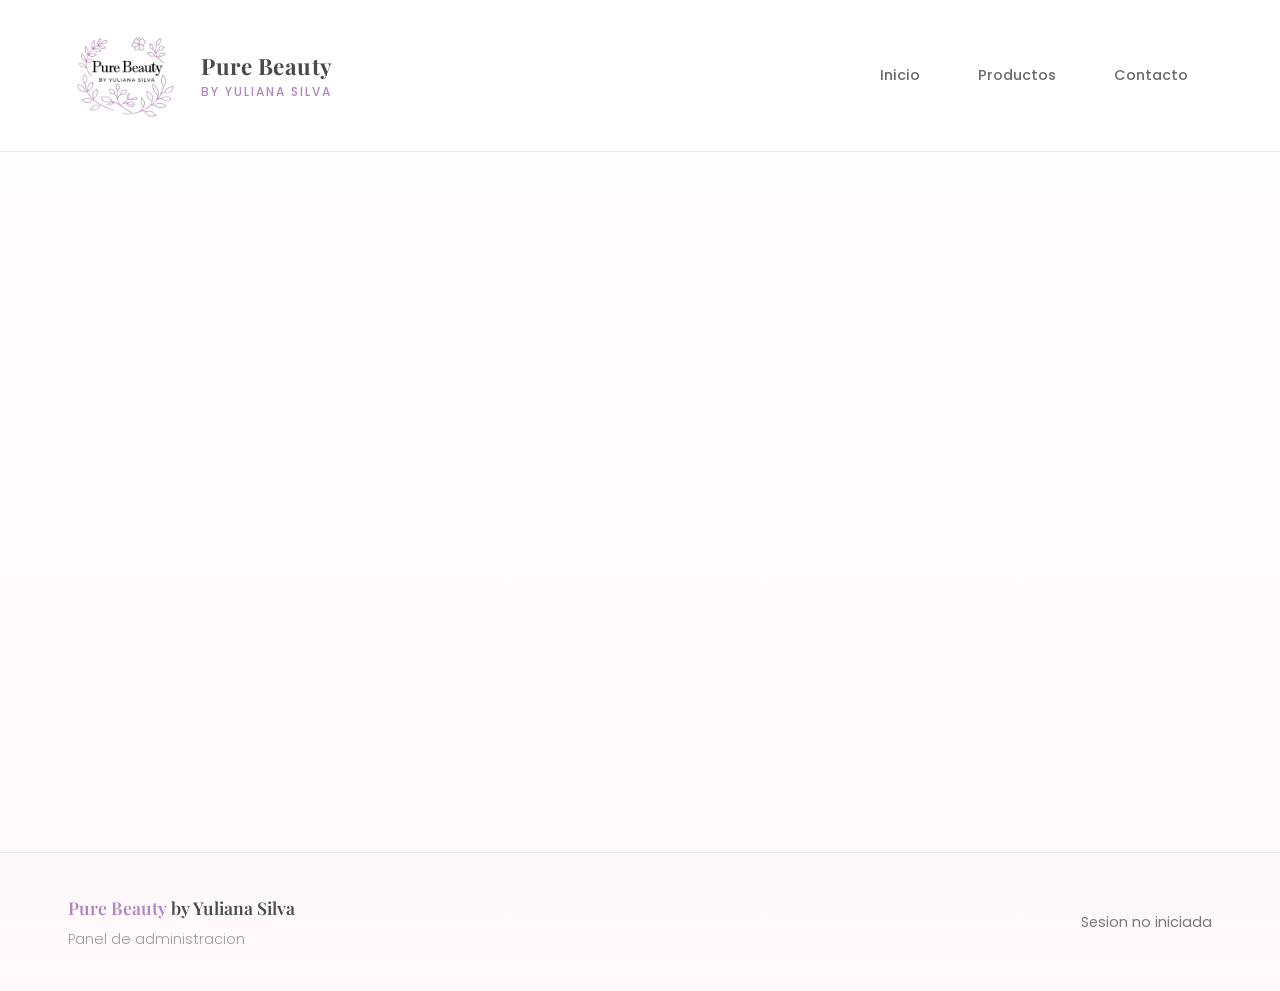
<file: admin-deudas.html>
<!DOCTYPE html>
<html lang="es">

<head>
    <meta charset="UTF-8">
    <meta name="viewport" content="width=device-width, initial-scale=1.0">
    <title>Mis Deudas | Panel Admin | Pure Beauty</title>
    <meta name="description" content="Gestion de mis deudas - Pure Beauty by Yuliana Silva">
    <link rel="icon" type="image/png" href="logo.png">
    <link rel="stylesheet" href="styles.css">
    <link rel="preconnect" href="https://fonts.googleapis.com">
    <link rel="preconnect" href="https://fonts.gstatic.com" crossorigin>
    <link href="https://fonts.googleapis.com/css2?family=Playfair+Display:wght@400;500;600;700&family=Poppins:wght@300;400;500;600&display=swap" rel="stylesheet">
</head>

<body>
    <!-- Header -->
    <header>
        <div class="container">
            <div class="header-content">
                <div class="brand">
                    <img src="logo.png" alt="Pure Beauty Logo" class="site-logo">
                    <div class="brand-info">
                        <h1>Pure Beauty <small>by Yuliana Silva</small></h1>
                    </div>
                </div>
                <nav>
                    <a href="index.html">Inicio</a>
                    <a href="productos.html">Productos</a>
                    <a href="contacto.html">Contacto</a>
                </nav>
                <button id="headerLogout" class="btn btn-logout" style="display: none;">Cerrar Sesion</button>
            </div>
        </div>
    </header>

    <!-- Main Content -->
    <main class="container">
        <!-- Login Modal -->
        <div id="loginModal" class="modal" style="display: none;">
            <div class="modal-content">
                <button id="closeLogin" class="modal-close">x</button>
                <h3>Bienvenida, Yuliana</h3>
                <p class="modal-subtitle">Ingresa tu contrasena para acceder.</p>
                <form id="loginForm">
                    <div class="form-group">
                        <label for="adminPass">Contrasena</label>
                        <input type="password" id="adminPass" placeholder="********" required>
                    </div>
                    <div class="form-actions">
                        <button type="submit" class="btn btn-primary">Entrar</button>
                    </div>
                </form>
            </div>
        </div>

        <!-- Admin Navigation -->
        <section id="adminPanel" style="display: none; margin-top: 20px;">
            <div style="background: var(--secondary); padding: 20px; border-radius: var(--radius-md); margin-bottom: 30px;">
                <div style="display: flex; justify-content: space-between; align-items: center; flex-wrap: wrap; gap: 15px;">
                    <h2 style="margin: 0; font-size: 1.5rem;">Panel de Administracion</h2>
                    <nav style="display: flex; gap: 10px; flex-wrap: wrap;">
                        <a href="admin.html" class="btn btn-ghost" style="font-size: 0.9rem; padding: 10px 20px;">Productos</a>
                        <a href="admin-encargos.html" class="btn btn-ghost" style="font-size: 0.9rem; padding: 10px 20px;">Encargos</a>
                        <a href="admin-deudores.html" class="btn btn-ghost" style="font-size: 0.9rem; padding: 10px 20px;">Deudores</a>
                        <a href="admin-deudas.html" class="btn btn-primary" style="font-size: 0.9rem; padding: 10px 20px;">Mis Deudas</a>
                        <a href="admin-ventas.html" class="btn btn-ghost" style="font-size: 0.9rem; padding: 10px 20px;">Ventas</a>
                    </nav>
                </div>
            </div>

            <!-- Mis Deudas Section -->
            <div class="admin-panel">
                <h3 style="margin-bottom: 25px; font-size: 1.5rem;">Mis Deudas (Acreedores)</h3>
                <div style="display: grid; grid-template-columns: 1fr 1fr; gap: 40px;">
                    <div>
                        <div class="admin-section-title">Registrar Deuda Propia</div>
                        <form id="miDeudaForm">
                            <div class="form-group">
                                <label for="acreedorNombre">Nombre del Acreedor</label>
                                <input type="text" id="acreedorNombre" placeholder="" required>
                            </div>
                            <div class="form-row">
                                <div class="form-group">
                                    <label for="miDeudaMonto">Monto de la Deuda (COP)</label>
                                    <input type="number" id="miDeudaMonto" placeholder="" min="0" step="1000" required>
                                </div>
                                <div class="form-group">
                                    <label for="miDeudaTelefono">Telefono/Contacto</label>
                                    <input type="tel" id="miDeudaTelefono" placeholder="">
                                </div>
                            </div>
                            <div class="form-group">
                                <label for="miDeudaFecha">Fecha de la Deuda</label>
                                <input type="date" id="miDeudaFecha">
                            </div>
                            <div class="form-group">
                                <label for="miDeudaVencimiento">Fecha de Vencimiento</label>
                                <input type="date" id="miDeudaVencimiento">
                            </div>
                            <div class="form-group">
                                <label for="miDeudaNotas">Detalles / Compromiso</label>
                                <textarea id="miDeudaNotas" rows="3" placeholder="Descripcion de la deuda..."></textarea>
                            </div>
                            <button type="submit" class="btn btn-primary" style="width: 100%;">Registrar Deuda</button>
                        </form>
                    </div>
                    <div>
                        <div id="miDeudaTotal" style="background: linear-gradient(135deg, var(--secondary) 0%, var(--bg-soft) 100%); padding: 20px; border-radius: var(--radius-md); margin-bottom: 20px; text-align: center; border: 2px solid var(--border);">
                            <div style="font-size: 0.85rem; color: var(--text-muted); text-transform: uppercase; letter-spacing: 1.5px; font-weight: 500;">Total por Pagar</div>
                            <div id="totalMiDeuda" style="font-size: 2rem; font-weight: 700; color: var(--primary-dark); margin-top: 6px; font-family: var(--font-heading);">$0</div>
                        </div>
                        <!-- Formulario de Abono a Mi Deuda (modal inline) -->
                        <div id="abonoMiDeudaForm" style="background: linear-gradient(135deg, #FFF5F5 0%, #FFEEEE 100%); padding: 20px; border-radius: var(--radius-md); margin-bottom: 20px; border: 2px solid #E57373; display: none;">
                            <div class="admin-section-title" style="color: #C62828;">Registrar Abono a Mi Deuda</div>
                            <div style="margin-bottom: 12px; font-size: 0.95rem;">
                                <strong id="abonoAcreedor"></strong><br>
                                <span style="color: var(--text-muted);">Pendiente: <strong id="abonoMiDeudaPendiente" style="color: #C95555;"></strong></span>
                            </div>
                            <div class="form-group">
                                <label for="abonoMiDeudaMonto">Monto del Abono (COP)</label>
                                <input type="number" id="abonoMiDeudaMonto" placeholder="Cuanto voy a pagar?" min="0" step="1000" required>
                            </div>
                            <div class="form-group">
                                <label for="abonoMiDeudaNotas">Notas del Abono</label>
                                <input type="text" id="abonoMiDeudaNotas" placeholder="Ej: Pago parcial en efectivo">
                            </div>
                            <div style="display: flex; gap: 10px;">
                                <button type="button" onclick="guardarAbonoMiDeuda()" class="btn btn-primary" style="flex: 1; background: linear-gradient(135deg, #E57373 0%, #C62828 100%);">Guardar Abono</button>
                                <button type="button" onclick="cancelarAbonoMiDeuda()" class="btn btn-ghost" style="flex: 1;">Cancelar</button>
                            </div>
                        </div>
                        <div class="admin-section-title">Lista de Mis Deudas</div>
                        <div id="misDeudasList" style="max-height: 400px; overflow-y: auto;">
                            <!-- Mis deudas rendered here -->
                        </div>
                    </div>
                </div>
            </div>
        </section>
    </main>

    <!-- Footer -->
    <footer>
        <div class="container">
            <div class="footer-content">
                <div>
                    <div class="footer-brand"> <span>Pure Beauty</span> by Yuliana Silva</div>
                    <div class="footer-tagline">Panel de administracion</div>
                </div>
                <div id="adminStatus" style="color: var(--text-muted); font-size: 0.9rem;">
                    <span id="statusText">Sesion no iniciada</span>
                </div>
            </div>
        </div>
    </footer>

    <script src="scripts.js"></script>
</body>

</html>
</file>
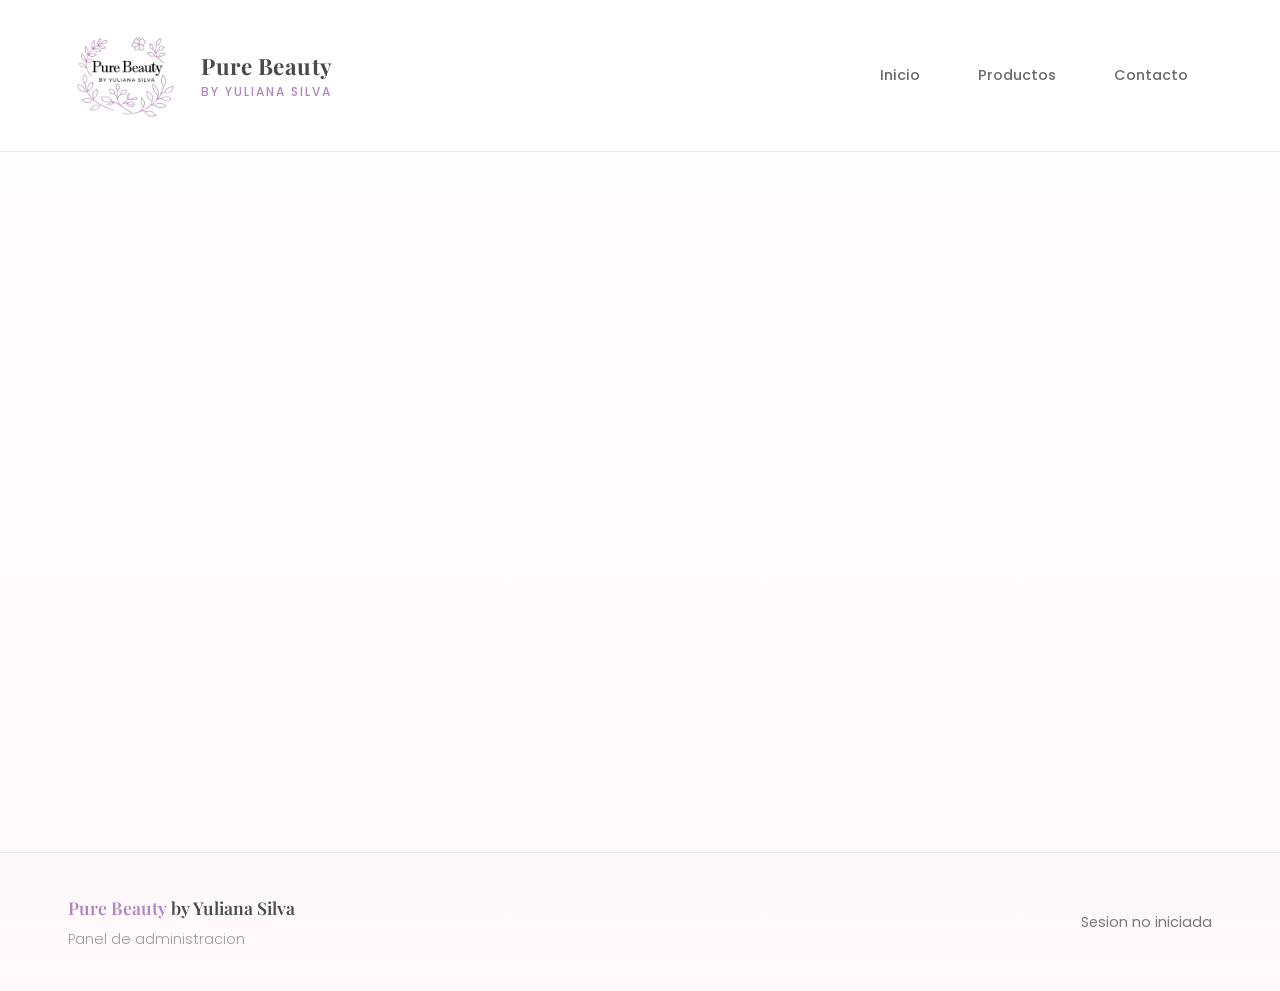
<file: admin-deudores.html>
<!DOCTYPE html>
<html lang="es">

<head>
    <meta charset="UTF-8">
    <meta name="viewport" content="width=device-width, initial-scale=1.0">
    <title>Deudores | Panel Admin | Pure Beauty</title>
    <meta name="description" content="Gestion de deudores - Pure Beauty by Yuliana Silva">
    <link rel="icon" type="image/png" href="logo.png">
    <link rel="stylesheet" href="styles.css">
    <link rel="preconnect" href="https://fonts.googleapis.com">
    <link rel="preconnect" href="https://fonts.gstatic.com" crossorigin>
    <link href="https://fonts.googleapis.com/css2?family=Playfair+Display:wght@400;500;600;700&family=Poppins:wght@300;400;500;600&display=swap" rel="stylesheet">
    <style>
        /* Estilos adicionales para mejorar espacio */
        .deudas-compacto {
            font-size: 0.9rem;
        }
        
        .cliente-card {
            background: var(--secondary);
            padding: 12px;
            border-radius: var(--radius-md);
            margin-bottom: 12px;
            border: 2px solid var(--border);
        }
        
        .cliente-header {
            display: flex;
            justify-content: space-between;
            align-items: center;
            border-bottom: 1px solid var(--border);
            padding-bottom: 8px;
            margin-bottom: 10px;
        }
        
        .cliente-nombre {
            font-size: 1rem;
            font-weight: 600;
            color: var(--primary-dark);
        }
        
        .cliente-badge {
            background: var(--primary);
            color: white;
            padding: 2px 8px;
            border-radius: var(--radius-full);
            font-size: 0.75rem;
        }
        
        .deuda-item {
            background: white;
            padding: 10px;
            border-radius: var(--radius-md);
            margin-bottom: 8px;
            border: 1.5px solid var(--border);
            display: grid;
            grid-template-columns: 1fr auto;
            gap: 10px;
            align-items: center;
        }
        
        .deuda-item.pagada {
            opacity: 0.7;
            border-color: #7FB89A;
            background: #f8fff8;
        }
        
        .deuda-info {
            display: flex;
            flex-direction: column;
            gap: 2px;
        }
        
        .deuda-fecha {
            font-size: 0.8rem;
            color: var(--text-muted);
        }
        
        .deuda-telefono {
            font-size: 0.8rem;
            color: var(--text-muted);
        }
        
        .deuda-montos {
            text-align: right;
        }
        
        .monto-total {
            font-weight: 700;
            font-size: 1rem;
        }
        
        .monto-pagado {
            font-size: 0.75rem;
            color: #7FB89A;
        }
        
        .monto-pendiente {
            font-size: 0.85rem;
            font-weight: 600;
        }
        
        .estado-badge {
            display: inline-block;
            padding: 2px 6px;
            border-radius: 4px;
            font-size: 0.65rem;
            margin-left: 4px;
            text-transform: uppercase;
        }
        
        .estado-pagada {
            background: #7FB89A;
            color: white;
        }
        
        .estado-parcial {
            background: #FFE082;
            color: #F57F17;
        }
        
        .estado-pendiente {
            background: #FFCDD2;
            color: #C95555;
        }
        
        .deuda-acciones {
            grid-column: 1 / -1;
            display: flex;
            gap: 6px;
            margin-top: 6px;
            padding-top: 6px;
            border-top: 1px solid var(--border);
        }
        
        .deuda-acciones button {
            flex: 1;
            padding: 6px;
            font-size: 0.8rem;
            border: none;
            border-radius: var(--radius-sm);
            cursor: pointer;
        }
        
        .btn-abonar {
            background: linear-gradient(135deg, #7FB89A 0%, #5A9A7A 100%);
            color: white;
        }
        
        .btn-editar {
            background: var(--primary);
            color: white;
        }
        
        .btn-eliminar {
            background: #FFE5E5;
            color: #C95555;
        }
        
        .abonos-historial {
            grid-column: 1 / -1;
            font-size: 0.75rem;
            margin-top: 6px;
            padding-top: 6px;
            border-top: 1px dashed var(--border);
        }
        
        .abono-linea {
            display: flex;
            justify-content: space-between;
            color: var(--text-muted);
            margin-top: 2px;
        }
        
        .notas-deuda {
            grid-column: 1 / -1;
            font-size: 0.8rem;
            color: var(--text-muted);
            font-style: italic;
            margin-top: 4px;
        }
        
        .total-cliente {
            font-size: 0.85rem;
            color: #C95555;
            font-weight: 600;
            margin-top: 2px;
        }
    </style>
</head>

<body>
    <!-- Header -->
    <header>
        <div class="container">
            <div class="header-content">
                <div class="brand">
                    <img src="logo.png" alt="Pure Beauty Logo" class="site-logo">
                    <div class="brand-info">
                        <h1>Pure Beauty <small>by Yuliana Silva</small></h1>
                    </div>
                </div>
                <nav>
                    <a href="index.html">Inicio</a>
                    <a href="productos.html">Productos</a>
                    <a href="contacto.html">Contacto</a>
                </nav>
                <button id="headerLogout" class="btn btn-logout" style="display: none;">Cerrar Sesion</button>
            </div>
        </div>
    </header>

    <!-- Main Content -->
    <main class="container">
        <!-- Login Modal -->
        <div id="loginModal" class="modal" style="display: none;">
            <div class="modal-content">
                <button id="closeLogin" class="modal-close">x</button>
                <h3>Bienvenida, Yuliana</h3>
                <p class="modal-subtitle">Ingresa tu contrasena para acceder.</p>
                <form id="loginForm">
                    <div class="form-group">
                        <label for="adminPass">Contrasena</label>
                        <input type="password" id="adminPass" placeholder="********" required>
                    </div>
                    <div class="form-actions">
                        <button type="submit" class="btn btn-primary">Entrar</button>
                    </div>
                </form>
            </div>
        </div>

        <!-- Admin Navigation -->
        <section id="adminPanel" style="display: none; margin-top: 20px;">
            <div style="background: var(--secondary); padding: 20px; border-radius: var(--radius-md); margin-bottom: 30px;">
                <div style="display: flex; justify-content: space-between; align-items: center; flex-wrap: wrap; gap: 15px;">
                    <h2 style="margin: 0; font-size: 1.5rem;">Panel de Administracion</h2>
                    <nav style="display: flex; gap: 10px; flex-wrap: wrap;">
                        <a href="admin.html" class="btn btn-ghost" style="font-size: 0.9rem; padding: 10px 20px;">Productos</a>
                        <a href="admin-encargos.html" class="btn btn-ghost" style="font-size: 0.9rem; padding: 10px 20px;">Encargos</a>
                        <a href="admin-deudores.html" class="btn btn-primary" style="font-size: 0.9rem; padding: 10px 20px;">Deudores</a>
                        <a href="admin-deudas.html" class="btn btn-ghost" style="font-size: 0.9rem; padding: 10px 20px;">Mis Deudas</a>
                        <a href="admin-ventas.html" class="btn btn-ghost" style="font-size: 0.9rem; padding: 10px 20px;">Ventas</a>
                    </nav>
                </div>
            </div>

            <!-- Deudores Section -->
            <div class="admin-panel">
                <h3 style="margin-bottom: 25px; font-size: 1.5rem;">Deudores (Clientes que Deben)</h3>
                <div style="display: grid; grid-template-columns: 1fr 1fr; gap: 40px;">
                    <div>
                        <div class="admin-section-title">Registrar Deuda</div>
                        <form id="deudorForm">
                            <div class="form-group">
                                <label for="deudorNombre">Nombre del Cliente</label>
                                <input type="text" id="deudorNombre" placeholder="" required>
                            </div>
                            <div class="form-row">
                                <div class="form-group">
                                    <label for="deudorMonto">Monto Adeudado (COP)</label>
                                    <input type="number" id="deudorMonto" placeholder="" min="50" step="50" required>
                                </div>
                                <div class="form-group">
                                    <label for="deudorTelefono">Telefono</label>
                                    <input type="tel" id="deudorTelefono" placeholder="">
                                </div>
                            </div>
                            <div class="form-group">
                                <label for="deudorFecha">Fecha de la Deuda</label>
                                <input type="date" id="deudorFecha">
                            </div>
                            <div class="form-group">
                                <label for="deudorNotas">Acuerdo de Pago / Notas</label>
                                <textarea id="deudorNotas" rows="3" placeholder="Detalles del acuerdo..."></textarea>
                            </div>
                            <button type="submit" class="btn btn-primary" style="width: 100%;">Registrar Deuda</button>
                        </form>
                    </div>
                    <div>
                        <div id="deudaTotal" style="background: linear-gradient(135deg, var(--secondary) 0%, var(--bg-soft) 100%); padding: 20px; border-radius: var(--radius-md); margin-bottom: 20px; text-align: center; border: 2px solid var(--border);">
                            <div style="font-size: 0.85rem; color: var(--text-muted); text-transform: uppercase; letter-spacing: 1.5px; font-weight: 500;">Total por Cobrar</div>
                            <div id="totalDeuda" style="font-size: 2rem; font-weight: 700; color: var(--primary-dark); margin-top: 6px; font-family: var(--font-heading);">$0</div>
                        </div>
                        <!-- Formulario de Abono (modal inline) -->
                        <div id="abonoForm" style="background: linear-gradient(135deg, #E8F5E9 0%, #C8E6C9 100%); padding: 20px; border-radius: var(--radius-md); margin-bottom: 20px; border: 2px solid #7FB89A; display: none;">
                            <div class="admin-section-title" style="color: #2E7D32;">Registrar Abono</div>
                            <div style="margin-bottom: 12px; font-size: 0.95rem;">
                                <strong id="abonoCliente"></strong><br>
                                <span style="color: var(--text-muted);">Pendiente: <strong id="abonoPendiente" style="color: #C95555;"></strong></span>
                            </div>
                            <input type="hidden" id="abonoDeudaId">
                            <div class="form-group">
                                <label for="abonoMonto">Monto del Abono (COP)</label>
                                <input type="number" id="abonoMonto" placeholder="Cuanto paga ahora?" min="50" step="50" required>
                            </div>
                            <div class="form-group">
                                <label for="abonoNotas">Notas del Abono</label>
                                <input type="text" id="abonoNotas" placeholder="Ej: Pago parcial en efectivo">
                            </div>
                            <div style="display: flex; gap: 10px;">
                                <button type="button" onclick="guardarAbono()" class="btn btn-primary" style="flex: 1; background: linear-gradient(135deg, #7FB89A 0%, #5A9A7A 100%);">Guardar Abono</button>
                                <button type="button" onclick="cancelarAbono()" class="btn btn-ghost" style="flex: 1;">Cancelar</button>
                            </div>
                        </div>
                        <div class="admin-section-title">Lista de Deudores</div>
                        <div style="margin-bottom: 15px;">
                            <input type="text" id="buscarDeudor" placeholder="Buscar deudor por nombre..." style="width: 100%; padding: 10px 15px; border: 2px solid var(--border); border-radius: var(--radius-md); font-size: 0.95rem; background: var(--bg-soft);">
                        </div>
                        <div id="deudoresList" class="deudas-compacto" style="max-height: 500px; overflow-y: auto;">
                            <!-- Deudores rendered here -->
                        </div>
                    </div>
                </div>
            </div>
        </section>
    </main>

    <!-- Footer -->
    <footer>
        <div class="container">
            <div class="footer-content">
                <div>
                    <div class="footer-brand"> <span>Pure Beauty</span> by Yuliana Silva</div>
                    <div class="footer-tagline">Panel de administracion</div>
                </div>
                <div id="adminStatus" style="color: var(--text-muted); font-size: 0.9rem;">
                    <span id="statusText">Sesion no iniciada</span>
                </div>
            </div>
        </div>
    </footer>

    <script src="scripts.js"></script>
    <script>
        // ============================================
        // DEUDORES - DEUDAS INDEPENDIENTES
        // ============================================
        
        // Variables globales para deudores
        let deudasIndependientes = [];
        let deudaSeleccionadaId = null;

        // Cargar deudas al iniciar
        document.addEventListener('DOMContentLoaded', function() {
            // Cargar deudas del localStorage (nueva estructura)
            const stored = localStorage.getItem('pb_deudas_independientes');
            if (stored) {
                try {
                    deudasIndependientes = JSON.parse(stored);
                } catch(e) {
                    deudasIndependientes = [];
                }
            } else {
                // Migrar datos antiguos si existen
                migrarDatosAntiguos();
            }
            
            // Setear fecha actual
            const hoy = new Date().toISOString().split('T')[0];
            const fechaInput = document.getElementById('deudorFecha');
            if (fechaInput) fechaInput.value = hoy;
            
            renderizarDeudasIndependientes();
            actualizarEstadisticasDeudas();
            
            // Inicializar búsqueda
            const buscarInput = document.getElementById('buscarDeudor');
            if (buscarInput) {
                buscarInput.addEventListener('input', renderizarDeudasIndependientes);
            }
        });

        // Migrar datos antiguos (deudores acumulados) a nueva estructura independiente
        function migrarDatosAntiguos() {
            const deudoresAntiguos = getDeudores(); // Función del scripts.js original
            if (deudoresAntiguos && deudoresAntiguos.length > 0) {
                deudoresAntiguos.forEach((d, index) => {
                    deudasIndependientes.push({
                        id: 'migrado_' + index + '_' + Date.now(),
                        nombre: d.nombre,
                        monto: parseInt(d.monto) || 0,
                        telefono: d.telefono || '',
                        fecha: d.fecha || new Date().toISOString().split('T')[0],
                        concepto: d.notas || 'Deuda migrada',
                        notas: d.notas || '',
                        abonos: d.abonos || [],
                        estado: d.estado || 'pendiente',
                        fechaRegistro: new Date().toISOString()
                    });
                });
                guardarDeudasIndependientes();
                // Limpiar datos antiguos
                localStorage.removeItem(CONFIG.STORAGE_KEYS.DEUDORES);
            }
        }

        // Guardar en localStorage
        function guardarDeudasIndependientes() {
            localStorage.setItem('pb_deudas_independientes', JSON.stringify(deudasIndependientes));
        }

        // Calcular saldo pendiente
        function calcularPendiente(deuda) {
            if (!deuda.abonos || !Array.isArray(deuda.abonos)) return deuda.monto || 0;
            const totalAbonos = deuda.abonos.reduce((sum, a) => sum + (parseInt(a.monto) || 0), 0);
            return Math.max(0, (deuda.monto || 0) - totalAbonos);
        }

        // Actualizar estado
        function actualizarEstadoDeuda(deuda) {
            const pendiente = calcularPendiente(deuda);
            if (pendiente <= 0) {
                deuda.estado = 'pagada';
            } else if (deuda.abonos && deuda.abonos.length > 0) {
                deuda.estado = 'parcial';
            } else {
                deuda.estado = 'pendiente';
            }
        }

        // Formulario de nueva deuda
        document.getElementById('deudorForm').addEventListener('submit', function(e) {
            e.preventDefault();
            
            const monto = parseInt(document.getElementById('deudorMonto').value) || 0;
            const nombre = document.getElementById('deudorNombre').value.trim();
            
            if (!nombre || monto < 50) {
                if (typeof utils !== 'undefined' && utils.showAlert) {
                    utils.showAlert('Ingresa un nombre y monto válido (mínimo $50)', 'warning');
                } else {
                    alert('Ingresa un nombre y monto válido (mínimo $50)');
                }
                return;
            }
            
            const nuevaDeuda = {
                id: 'deuda_' + Date.now() + '_' + Math.random().toString(36).substr(2, 9),
                nombre: nombre,
                monto: monto,
                telefono: document.getElementById('deudorTelefono').value.trim(),
                fecha: document.getElementById('deudorFecha').value || new Date().toISOString().split('T')[0],
                concepto: 'Deuda', // Valor por defecto ya que se eliminó el campo
                notas: document.getElementById('deudorNotas').value.trim(),
                abonos: [],
                estado: 'pendiente',
                fechaRegistro: new Date().toISOString()
            };
            
            deudasIndependientes.push(nuevaDeuda);
            guardarDeudasIndependientes();
            
            // Limpiar formulario
            this.reset();
            const hoy = new Date().toISOString().split('T')[0];
            document.getElementById('deudorFecha').value = hoy;
            
            renderizarDeudasIndependientes();
            actualizarEstadisticasDeudas();
            
            if (typeof utils !== 'undefined' && utils.showAlert) {
                utils.showAlert('Deuda registrada correctamente', 'success');
            }
        });

        // Renderizar lista de deudas (cada una independiente) - VERSIÓN COMPACTA
        function renderizarDeudasIndependientes() {
            const contenedor = document.getElementById('deudoresList');
            const busqueda = document.getElementById('buscarDeudor').value.toLowerCase().trim();
            
            if (!contenedor) return;
            
            let deudasFiltradas = deudasIndependientes.filter(deuda => {
                if (busqueda) {
                    const nombre = (deuda.nombre || '').toLowerCase();
                    const telefono = (deuda.telefono || '').toLowerCase();
                    const notas = (deuda.notas || '').toLowerCase();
                    return nombre.includes(busqueda) || telefono.includes(busqueda) || notas.includes(busqueda);
                }
                return true;
            });
            
            // Ordenar: pendientes primero, luego por fecha (más recientes)
            deudasFiltradas.sort((a, b) => {
                if (a.estado === 'pagada' && b.estado !== 'pagada') return 1;
                if (a.estado !== 'pagada' && b.estado === 'pagada') return -1;
                return new Date(b.fecha) - new Date(a.fecha);
            });
            
            if (deudasFiltradas.length === 0) {
                contenedor.innerHTML = '<p style="color: var(--text-muted); text-align: center; padding: 20px;">' + 
                    (busqueda ? 'No se encontraron deudas con ese criterio' : 'No hay deudas registradas') + '</p>';
                return;
            }
            
            // Agrupar por cliente
            const deudasPorCliente = {};
            deudasFiltradas.forEach(d => {
                const key = (d.nombre || 'Sin nombre').toLowerCase();
                if (!deudasPorCliente[key]) {
                    deudasPorCliente[key] = {
                        nombre: d.nombre,
                        deudas: []
                    };
                }
                deudasPorCliente[key].deudas.push(d);
            });
            
            contenedor.innerHTML = Object.values(deudasPorCliente).map(grupo => {
                const totalCliente = grupo.deudas.reduce((sum, d) => sum + calcularPendiente(d), 0);
                const deudasPendientes = grupo.deudas.filter(d => d.estado !== 'pagada').length;
                
                return `
                    <div class="cliente-card">
                        <div class="cliente-header">
                            <div>
                                <span class="cliente-nombre">${escapeHtml(grupo.nombre)}</span>
                                <span class="cliente-badge">${grupo.deudas.length}</span>
                                ${totalCliente > 0 ? `<div class="total-cliente">Pendiente: ${formatoPesos(totalCliente)}</div>` : ''}
                            </div>
                        </div>
                        ${grupo.deudas.map(d => {
                            const pendiente = calcularPendiente(d);
                            const totalAbonos = (d.monto || 0) - pendiente;
                            const estaPagado = d.estado === 'pagada';
                            
                            return `
                            <div class="deuda-item ${estaPagado ? 'pagada' : ''}">
                                <div class="deuda-info">
                                    <span class="deuda-fecha">${formatearFecha(d.fecha)}</span>
                                    ${d.telefono ? `<span class="deuda-telefono">📞 ${escapeHtml(d.telefono)}</span>` : ''}
                                    ${d.notas ? `<span class="notas-deuda">${escapeHtml(d.notas)}</span>` : ''}
                                </div>
                                <div class="deuda-montos">
                                    <div class="monto-total" style="color: ${estaPagado ? '#2E7D32' : 'var(--text-main)'}">
                                        ${formatoPesos(d.monto || 0)}
                                        <span class="estado-badge estado-${d.estado}">${d.estado}</span>
                                    </div>
                                    ${totalAbonos > 0 ? `<div class="monto-pagado">-${formatoPesos(totalAbonos)}</div>` : ''}
                                    <div class="monto-pendiente" style="color: ${estaPagado ? '#2E7D32' : '#C95555'}">
                                        ${estaPagado ? '✓ Pagado' : 'Saldo: ' + formatoPesos(pendiente)}
                                    </div>
                                </div>
                                
                                ${d.abonos && d.abonos.length > 0 ? `
                                    <div class="abonos-historial">
                                        <strong style="color: #7FB89A;">Abonos:</strong>
                                        ${d.abonos.map(a => `
                                            <div class="abono-linea">
                                                <span>${formatearFecha(a.fecha)} ${a.notas ? '- ' + escapeHtml(a.notas) : ''}</span>
                                                <span style="color: #2E7D32;">${formatoPesos(a.monto || 0)}</span>
                                            </div>
                                        `).join('')}
                                    </div>
                                ` : ''}
                                
                                <div class="deuda-acciones">
                                    ${!estaPagado ? `
                                        <button onclick="abrirAbonoIndependiente('${d.id}')" class="btn-abonar">Abonar</button>
                                    ` : ''}
                                    <button onclick="editarDeudaIndependiente('${d.id}')" class="btn-editar">Editar</button>
                                    <button onclick="eliminarDeudaIndependiente('${d.id}')" class="btn-eliminar">Eliminar</button>
                                </div>
                            </div>
                            `;
                        }).join('')}
                    </div>
                `;
            }).join('');
        }

        // Abrir formulario de abono para deuda específica
        function abrirAbonoIndependiente(deudaId) {
            const deuda = deudasIndependientes.find(d => d.id === deudaId);
            if (!deuda) return;
            
            deudaSeleccionadaId = deudaId;
            const pendiente = calcularPendiente(deuda);
            
            document.getElementById('abonoDeudaId').value = deudaId;
            document.getElementById('abonoCliente').textContent = deuda.nombre;
            document.getElementById('abonoPendiente').textContent = formatoPesos(pendiente);
            
            const montoInput = document.getElementById('abonoMonto');
            montoInput.value = '';
            montoInput.max = pendiente;
            
            document.getElementById('abonoNotas').value = '';
            
            const form = document.getElementById('abonoForm');
            form.style.display = 'block';
            form.scrollIntoView({ behavior: 'smooth', block: 'nearest' });
            
            setTimeout(() => montoInput.focus(), 100);
        }

        // Guardar abono
        function guardarAbono() {
            const monto = parseInt(document.getElementById('abonoMonto').value) || 0;
            const notas = document.getElementById('abonoNotas').value.trim();
            const deudaId = document.getElementById('abonoDeudaId').value;
            
            if (monto < 50) {
                if (typeof utils !== 'undefined' && utils.showAlert) {
                    utils.showAlert('Ingresa un monto válido (mínimo $50)', 'error');
                } else {
                    alert('Ingresa un monto válido (mínimo $50)');
                }
                return;
            }
            
            const deuda = deudasIndependientes.find(d => d.id === deudaId);
            if (!deuda) {
                cancelarAbono();
                return;
            }
            
            const pendiente = calcularPendiente(deuda);
            
            if (monto > pendiente) {
                if (typeof utils !== 'undefined' && utils.showAlert) {
                    utils.showAlert(`El abono no puede superar el monto pendiente (${formatoPesos(pendiente)})`, 'error');
                } else {
                    alert('El abono no puede superar el monto pendiente');
                }
                return;
            }
            
            if (!deuda.abonos) deuda.abonos = [];
            
            deuda.abonos.push({
                monto: monto,
                notas: notas,
                fecha: new Date().toISOString().split('T')[0],
                fechaRegistro: new Date().toISOString()
            });
            
            actualizarEstadoDeuda(deuda);
            guardarDeudasIndependientes();
            
            // Registrar abono como venta
            registrarAbonoComoVenta(deuda, monto, notas);
            
            cancelarAbono();
            renderizarDeudasIndependientes();
            actualizarEstadisticasDeudas();
            
            if (typeof utils !== 'undefined' && utils.showAlert) {
                utils.showAlert('Abono registrado correctamente', 'success');
            }
        }

        // Registrar abono como venta del día
        function registrarAbonoComoVenta(deuda, monto, notas) {
            const ventaAbono = {
                fecha: new Date().toISOString().split('T')[0],
                producto: 'Abono - ' + (deuda.concepto || 'Deuda'),
                cantidad: 1,
                precioUnitario: monto,
                monto: monto,
                cliente: deuda.nombre,
                notas: notas ? 'Abono: ' + notas : 'Abono a deuda',
                tipo: 'abono',
                fechaRegistro: new Date().toISOString()
            };
            
            // Usar función de ventas del scripts.js si existe
            let ventas = [];
            try {
                ventas = JSON.parse(localStorage.getItem('pb_ventas')) || [];
            } catch(e) {
                ventas = [];
            }
            
            ventas.push(ventaAbono);
            localStorage.setItem('pb_ventas', JSON.stringify(ventas));
            
            // Actualizar vista de ventas si existe
            if (typeof renderVentas === 'function') {
                renderVentas();
            }
        }

        // Cancelar abono
        function cancelarAbono() {
            document.getElementById('abonoForm').style.display = 'none';
            deudaSeleccionadaId = null;
        }

        // Editar deuda independiente
        function editarDeudaIndependiente(deudaId) {
            const deuda = deudasIndependientes.find(d => d.id === deudaId);
            if (!deuda) return;
            
            document.getElementById('deudorNombre').value = deuda.nombre;
            document.getElementById('deudorMonto').value = deuda.monto;
            document.getElementById('deudorTelefono').value = deuda.telefono || '';
            document.getElementById('deudorFecha').value = deuda.fecha || '';
            document.getElementById('deudorNotas').value = deuda.notas || '';
            
            // Cambiar botón a actualizar
            const submitBtn = document.querySelector('#deudorForm button[type="submit"]');
            const originalText = submitBtn.textContent;
            submitBtn.textContent = 'Actualizar Deuda';
            
            // Modificar submit temporalmente
            const form = document.getElementById('deudorForm');
            const originalSubmit = form.onsubmit;
            
            form.onsubmit = function(e) {
                e.preventDefault();
                
                deuda.nombre = document.getElementById('deudorNombre').value.trim();
                deuda.monto = parseInt(document.getElementById('deudorMonto').value) || 0;
                deuda.telefono = document.getElementById('deudorTelefono').value.trim();
                deuda.fecha = document.getElementById('deudorFecha').value;
                deuda.notas = document.getElementById('deudorNotas').value.trim();
                
                actualizarEstadoDeuda(deuda);
                guardarDeudasIndependientes();
                
                form.reset();
                const hoy = new Date().toISOString().split('T')[0];
                document.getElementById('deudorFecha').value = hoy;
                
                submitBtn.textContent = originalText;
                form.onsubmit = null; // Remover handler temporal
                form.addEventListener('submit', arguments.callee); // Restaurar original
                
                renderizarDeudasIndependientes();
                actualizarEstadisticasDeudas();
                
                if (typeof utils !== 'undefined' && utils.showAlert) {
                    utils.showAlert('Deuda actualizada correctamente', 'success');
                }
            };
            
            form.scrollIntoView({ behavior: 'smooth' });
        }

        // Eliminar deuda independiente
        function eliminarDeudaIndependiente(deudaId) {
            if (!confirm('¿Estás segura de eliminar esta deuda? Esta acción no se puede deshacer.')) return;
            
            deudasIndependientes = deudasIndependientes.filter(d => d.id !== deudaId);
            guardarDeudasIndependientes();
            
            renderizarDeudasIndependientes();
            actualizarEstadisticasDeudas();
            
            if (typeof utils !== 'undefined' && utils.showAlert) {
                utils.showAlert('Deuda eliminada', 'success');
            }
        }

        // Actualizar estadísticas
        function actualizarEstadisticasDeudas() {
            const totalPendiente = deudasIndependientes.reduce((sum, d) => sum + calcularPendiente(d), 0);
            const totalEl = document.getElementById('totalDeuda');
            if (totalEl) {
                totalEl.textContent = formatoPesos(totalPendiente);
            }
        }

        // Utilidades
        function formatoPesos(valor) {
            return '$' + (valor || 0).toLocaleString('es-CO');
        }

        function formatearFecha(fechaStr) {
            if (!fechaStr) return 'Sin fecha';
            try {
                const fecha = new Date(fechaStr);
                return fecha.toLocaleDateString('es-CO', { year: 'numeric', month: 'short', day: 'numeric' });
            } catch(e) {
                return fechaStr;
            }
        }

        function escapeHtml(text) {
            if (!text) return '';
            const div = document.createElement('div');
            div.textContent = text;
            return div.innerHTML;
        }
    </script>
</body>

</html>
</file>
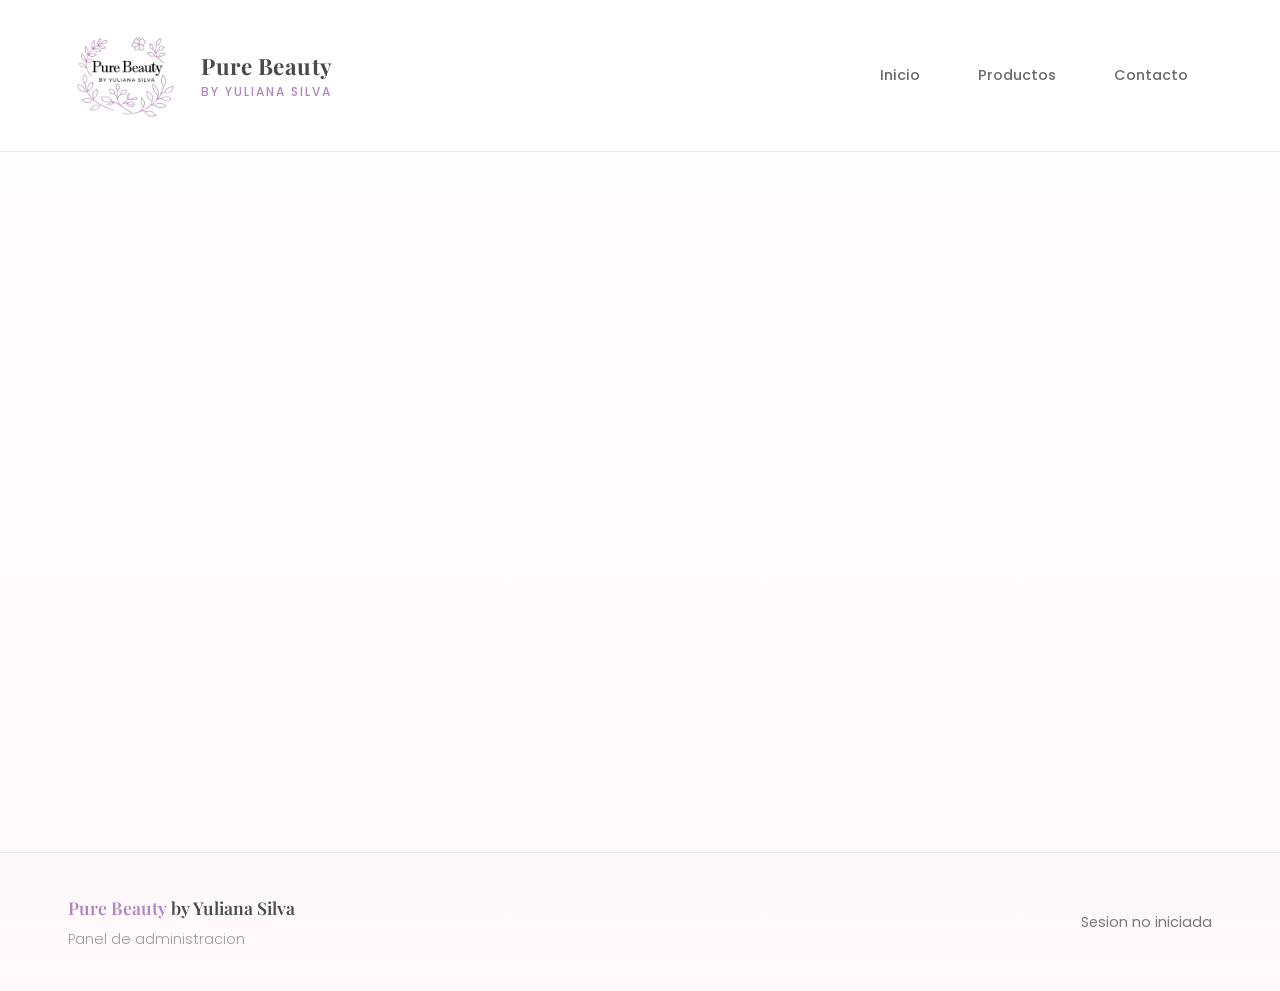
<file: admin-encargos.html>
<!DOCTYPE html>
<html lang="es">

<head>
    <meta charset="UTF-8">
    <meta name="viewport" content="width=device-width, initial-scale=1.0">
    <title>Encargos | Panel Admin | Pure Beauty</title>
    <meta name="description" content="Gestion de encargos - Pure Beauty by Yuliana Silva">
    <link rel="icon" type="image/png" href="logo.png">
    <link rel="stylesheet" href="styles.css">
    <link rel="preconnect" href="https://fonts.googleapis.com">
    <link rel="preconnect" href="https://fonts.gstatic.com" crossorigin>
    <link href="https://fonts.googleapis.com/css2?family=Playfair+Display:wght@400;500;600;700&family=Poppins:wght@300;400;500;600&display=swap" rel="stylesheet">
</head>

<body>
    <!-- Header -->
    <header>
        <div class="container">
            <div class="header-content">
                <div class="brand">
                    <img src="logo.png" alt="Pure Beauty Logo" class="site-logo">
                    <div class="brand-info">
                        <h1>Pure Beauty <small>by Yuliana Silva</small></h1>
                    </div>
                </div>
                <nav>
                    <a href="index.html">Inicio</a>
                    <a href="productos.html">Productos</a>
                    <a href="contacto.html">Contacto</a>
                </nav>
                <button id="headerLogout" class="btn btn-logout" style="display: none;">Cerrar Sesion</button>
            </div>
        </div>
    </header>

    <!-- Main Content -->
    <main class="container">
        <!-- Login Modal -->
        <div id="loginModal" class="modal" style="display: none;">
            <div class="modal-content">
                <button id="closeLogin" class="modal-close">x</button>
                <h3>Bienvenida, Yuliana</h3>
                <p class="modal-subtitle">Ingresa tu contrasena para acceder.</p>
                <form id="loginForm">
                    <div class="form-group">
                        <label for="adminPass">Contrasena</label>
                        <input type="password" id="adminPass" placeholder="********" required>
                    </div>
                    <div class="form-actions">
                        <button type="submit" class="btn btn-primary">Entrar</button>
                    </div>
                </form>
            </div>
        </div>

        <!-- Admin Navigation -->
        <section id="adminPanel" style="display: none; margin-top: 20px;">
            <div style="background: var(--secondary); padding: 20px; border-radius: var(--radius-md); margin-bottom: 30px;">
                <div style="display: flex; justify-content: space-between; align-items: center; flex-wrap: wrap; gap: 15px;">
                    <h2 style="margin: 0; font-size: 1.5rem;">Panel de Administracion</h2>
                    <nav style="display: flex; gap: 10px; flex-wrap: wrap;">
                        <a href="admin.html" class="btn btn-ghost" style="font-size: 0.9rem; padding: 10px 20px;">Productos</a>
                        <a href="admin-encargos.html" class="btn btn-primary" style="font-size: 0.9rem; padding: 10px 20px;">Encargos</a>
                        <a href="admin-deudores.html" class="btn btn-ghost" style="font-size: 0.9rem; padding: 10px 20px;">Deudores</a>
                        <a href="admin-deudas.html" class="btn btn-ghost" style="font-size: 0.9rem; padding: 10px 20px;">Mis Deudas</a>
                        <a href="admin-ventas.html" class="btn btn-ghost" style="font-size: 0.9rem; padding: 10px 20px;">Ventas</a>
                    </nav>
                </div>
            </div>

            <!-- Encargos Section -->
            <div class="admin-panel">
                <h3 style="margin-bottom: 25px; font-size: 1.5rem;">Encargos de Clientes</h3>
                <div style="display: grid; grid-template-columns: 1fr 1fr; gap: 40px;">
                    <div>
                        <div class="admin-section-title">Registrar Nuevo Encargo</div>
                        <form id="encargoForm">
                            <div class="form-group">
                                <label for="encargoCliente">Nombre del Cliente</label>
                                <input type="text" id="encargoCliente" placeholder="" required>
                            </div>
                            <div class="form-group">
                                <label for="encargoProducto">Producto Solicitado</label>
                                <input type="text" id="encargoProducto" placeholder="" required>
                            </div>
                            <div class="form-row">
                                <div class="form-group">
                                    <label for="encargoTelefono">Telefono</label>
                                    <input type="tel" id="encargoTelefono" placeholder="">
                                </div>
                                <div class="form-group">
                                    <label for="encargoFecha">Fecha de Entrega</label>
                                    <input type="date" id="encargoFecha">
                                </div>
                            </div>
                            <div class="form-group">
                                <label for="encargoNotas">Notas Adicionales</label>
                                <textarea id="encargoNotas" rows="3" placeholder="Observaciones importantes..."></textarea>
                            </div>
                            <button type="submit" class="btn btn-primary" style="width: 100%;">Registrar Encargo</button>
                        </form>
                    </div>
                    <div>
                        <div class="admin-section-title">Lista de Encargos</div>
                        <div style="margin-bottom: 15px;">
                            <input type="text" id="buscarEncargo" placeholder="Buscar encargo por nombre de cliente..." style="width: 100%; padding: 10px 15px; border: 2px solid var(--border); border-radius: var(--radius-md); font-size: 0.95rem; background: var(--bg-soft);">
                        </div>
                        <div id="encargosList" style="max-height: 500px; overflow-y: auto;">
                            <!-- Encargos rendered here -->
                        </div>
                    </div>
                </div>
            </div>
        </section>
    </main>

    <!-- Footer -->
    <footer>
        <div class="container">
            <div class="footer-content">
                <div>
                    <div class="footer-brand"> <span>Pure Beauty</span> by Yuliana Silva</div>
                    <div class="footer-tagline">Panel de administracion</div>
                </div>
                <div id="adminStatus" style="color: var(--text-muted); font-size: 0.9rem;">
                    <span id="statusText">Sesion no iniciada</span>
                </div>
            </div>
        </div>
    </footer>

    <script src="scripts.js"></script>
</body>

</html>
</file>
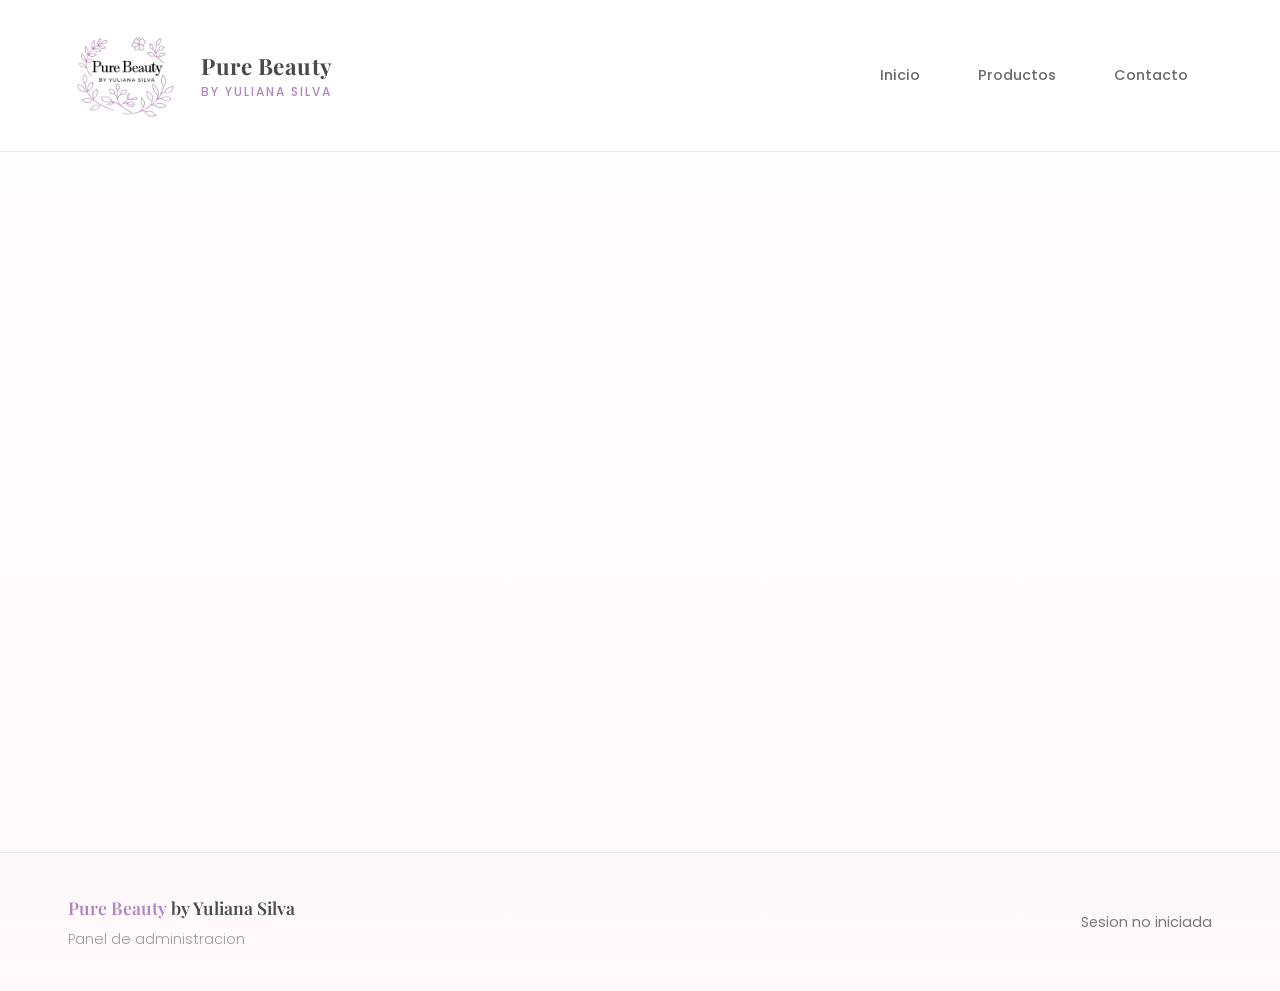
<file: admin-ventas.html>
<!DOCTYPE html>
<html lang="es">

<head>
    <meta charset="UTF-8">
    <meta name="viewport" content="width=device-width, initial-scale=1.0">
    <title>Ventas | Panel Admin | Pure Beauty</title>
    <meta name="description" content="Registro de ventas - Pure Beauty by Yuliana Silva">
    <link rel="icon" type="image/png" href="logo.png">
    <link rel="stylesheet" href="styles.css">
    <link rel="preconnect" href="https://fonts.googleapis.com ">
    <link rel="preconnect" href="https://fonts.gstatic.com " crossorigin>
    <link href="https://fonts.googleapis.com/css2?family=Playfair+Display:wght@400 ;500;600;700&family=Poppins:wght@300;400;500;600&display=swap" rel="stylesheet">
    <style>
        .week-grid {
            display: grid;
            grid-template-columns: repeat(7, 1fr);
            gap: 10px;
            margin-bottom: 30px;
        }
        
        .day-card {
            background: white;
            border: 2px solid var(--border);
            border-radius: var(--radius-md);
            padding: 15px 10px;
            text-align: center;
            transition: all 0.2s ease;
        }
        
        .day-card:hover {
            border-color: var(--primary);
            transform: translateY(-2px);
        }
        
        .day-card.today {
            background: linear-gradient(135deg, #E8F5E9 0%, #C8E6C9 100%);
            border-color: #81C784;
        }
        
        .day-card.selected {
            background: linear-gradient(135deg, var(--secondary) 0%, var(--primary-light) 100%);
            border-color: var(--primary);
        }
        
        .day-name {
            font-size: 0.75rem;
            color: var(--text-muted);
            text-transform: uppercase;
            letter-spacing: 1px;
            margin-bottom: 5px;
        }
        
        .day-number {
            font-size: 1.3rem;
            font-weight: 600;
            color: var(--text-dark);
            margin-bottom: 8px;
        }
        
        .day-total {
            font-size: 0.9rem;
            font-weight: 700;
            color: var(--primary-dark);
        }
        
        .day-card.today .day-total {
            color: #1B5E20;
        }
        
        .sale-item {
            background: white;
            border: 1.5px solid var(--border);
            border-radius: var(--radius-md);
            padding: 15px;
            margin-bottom: 10px;
            display: flex;
            justify-content: space-between;
            align-items: center;
        }
        
        .sale-info h4 {
            margin: 0 0 5px 0;
            font-size: 1rem;
            color: var(--text-dark);
        }
        
        .sale-meta {
            font-size: 0.85rem;
            color: var(--text-muted);
        }
        
        .sale-amount {
            font-size: 1.2rem;
            font-weight: 700;
            color: var(--primary-dark);
            text-align: right;
        }
        
        .sale-actions {
            margin-top: 8px;
        }
        
        .btn-delete {
            padding: 6px 12px;
            background: #FFEBEE;
            color: #C62828;
            border: none;
            border-radius: var(--radius-sm);
            cursor: pointer;
            font-size: 0.8rem;
            transition: all 0.2s;
        }
        
        .btn-delete:hover {
            background: #EF9A9A;
        }
        
        .stats-row {
            display: grid;
            grid-template-columns: repeat(4, 1fr);
            gap: 20px;
            margin-bottom: 30px;
        }
        
        .stat-box {
            background: linear-gradient(135deg, var(--secondary) 0%, white 100%);
            border: 2px solid var(--border);
            border-radius: var(--radius-md);
            padding: 20px;
            text-align: center;
            cursor: pointer;
            transition: all 0.2s ease;
        }
        
        .stat-box:hover {
            transform: translateY(-3px);
            box-shadow: var(--shadow-md);
        }
        
        .stat-box.active {
            background: linear-gradient(135deg, var(--primary) 0%, var(--primary-dark) 100%);
            color: white;
            border-color: var(--primary-dark);
        }
        
        .stat-box.active h3,
        .stat-box.active .amount {
            color: white;
        }
        
        .stat-box h3 {
            margin: 0 0 10px 0;
            font-size: 0.85rem;
            color: var(--text-muted);
            text-transform: uppercase;
            letter-spacing: 1px;
        }
        
        .stat-box .amount {
            font-size: 1.8rem;
            font-weight: 700;
            color: var(--primary-dark);
        }
        
        /* Selector de mes */
        .month-selector {
            display: flex;
            gap: 10px;
            margin-bottom: 25px;
            flex-wrap: wrap;
            align-items: center;
            background: var(--secondary);
            padding: 20px;
            border-radius: var(--radius-md);
            border: 2px solid var(--border);
        }
        
        .month-selector label {
            font-weight: 600;
            color: var(--text);
            font-size: 1.1rem;
        }
        
        .month-selector select {
            padding: 12px 20px;
            border: 2px solid var(--border);
            border-radius: var(--radius-md);
            font-size: 1rem;
            color: var(--text);
            background: white;
            cursor: pointer;
            min-width: 200px;
            flex: 1;
        }
        
        .month-selector select:focus {
            outline: none;
            border-color: var(--primary);
        }
        
        .btn-ver-mes {
            padding: 12px 30px;
            background: linear-gradient(135deg, var(--primary) 0%, var(--primary-dark) 100%);
            color: white;
            border: none;
            border-radius: var(--radius-md);
            cursor: pointer;
            font-weight: 600;
            font-size: 1rem;
            transition: all 0.2s;
            display: flex;
            align-items: center;
            gap: 8px;
        }
        
        .btn-ver-mes:hover {
            transform: translateY(-2px);
            box-shadow: 0 6px 20px rgba(201, 168, 216, 0.4);
        }
        
        .btn-ver-mes::before {
            content: "Ver ";
        }
        
        /* Modal de Resumen del Mes */
        .modal-overlay {
            position: fixed;
            inset: 0;
            background: rgba(0, 0, 0, 0.6);
            display: none;
            align-items: center;
            justify-content: center;
            z-index: 1000;
            backdrop-filter: blur(5px);
            padding: 20px;
        }
        
        .modal-overlay.active {
            display: flex;
        }
        
        .modal-resumen {
            background: white;
            border-radius: var(--radius-lg);
            max-width: 600px;
            width: 100%;
            max-height: 90vh;
            overflow-y: auto;
            box-shadow: 0 20px 60px rgba(0,0,0,0.3);
            animation: modalSlideIn 0.3s ease;
        }
        
        @keyframes modalSlideIn {
            from {
                opacity: 0;
                transform: translateY(-30px) scale(0.95);
            }
            to {
                opacity: 1;
                transform: translateY(0) scale(1);
            }
        }
        
        .modal-header {
            background: linear-gradient(135deg, var(--primary) 0%, var(--primary-dark) 100%);
            color: white;
            padding: 25px 30px;
            position: relative;
        }
        
        .modal-header h3 {
            margin: 0;
            font-size: 1.5rem;
            font-family: var(--font-heading);
        }
        
        .modal-header p {
            margin: 8px 0 0 0;
            opacity: 0.9;
            font-size: 0.95rem;
        }
        
        .modal-close-btn {
            position: absolute;
            top: 20px;
            right: 20px;
            width: 40px;
            height: 40px;
            background: rgba(255,255,255,0.2);
            border: none;
            border-radius: 50%;
            color: white;
            font-size: 1.5rem;
            cursor: pointer;
            display: flex;
            align-items: center;
            justify-content: center;
            transition: all 0.2s;
        }
        
        .modal-close-btn:hover {
            background: rgba(255,255,255,0.3);
            transform: rotate(90deg);
        }
        
        .modal-body {
            padding: 30px;
        }
        
        .resumen-grid {
            display: grid;
            grid-template-columns: repeat(2, 1fr);
            gap: 20px;
            margin-bottom: 25px;
        }
        
        .resumen-item {
            background: var(--secondary);
            padding: 20px;
            border-radius: var(--radius-md);
            text-align: center;
            border: 2px solid var(--border);
            transition: all 0.2s;
        }
        
        .resumen-item:hover {
            border-color: var(--primary-light);
            transform: translateY(-2px);
        }
        
        .resumen-item.destacado {
            background: linear-gradient(135deg, var(--primary-light) 0%, var(--secondary) 100%);
            border-color: var(--primary);
        }
        
        .resumen-label {
            font-size: 0.8rem;
            color: var(--text-muted);
            text-transform: uppercase;
            letter-spacing: 1px;
            margin-bottom: 10px;
            font-weight: 600;
        }
        
        .resumen-value {
            font-size: 1.8rem;
            font-weight: 700;
            color: var(--primary-dark);
            font-family: var(--font-heading);
        }
        
        .resumen-item.destacado .resumen-value {
            color: var(--primary-dark);
            font-size: 2.2rem;
        }
        
        .ventas-por-dia {
            margin-top: 25px;
            padding-top: 25px;
            border-top: 2px solid var(--border);
        }
        
        .ventas-por-dia h4 {
            margin: 0 0 15px 0;
            color: var(--text);
            font-size: 1.1rem;
        }
        
        .dia-venta {
            display: flex;
            justify-content: space-between;
            align-items: center;
            padding: 12px 15px;
            background: white;
            border: 1.5px solid var(--border);
            border-radius: var(--radius-md);
            margin-bottom: 8px;
        }
        
        .dia-venta.mejor-dia {
            background: linear-gradient(135deg, #E8F5E9 0%, #C8E6C9 100%);
            border-color: #81C784;
        }
        
        .dia-nombre {
            font-weight: 600;
            color: var(--text);
        }
        
        .dia-monto {
            font-weight: 700;
            color: var(--primary-dark);
        }
        
        .modal-footer {
            padding: 20px 30px;
            background: var(--secondary);
            border-top: 1px solid var(--border);
            text-align: center;
        }
        
        .btn-cerrar-modal {
            padding: 12px 40px;
            background: var(--text);
            color: white;
            border: none;
            border-radius: var(--radius-full);
            cursor: pointer;
            font-weight: 600;
            font-size: 1rem;
            transition: all 0.2s;
        }
        
        .btn-cerrar-modal:hover {
            background: var(--primary-dark);
            transform: translateY(-2px);
        }
        
        /* Week Navigation Buttons */
        .btn-nav-week {
            padding: 10px 16px;
            background: white;
            border: 2px solid var(--border);
            border-radius: var(--radius-md);
            cursor: pointer;
            font-weight: 600;
            color: var(--text);
            transition: all 0.2s;
            font-size: 0.9rem;
        }
        
        .btn-nav-week:hover {
            border-color: var(--primary);
            background: var(--secondary);
            transform: translateY(-2px);
        }
        
        .btn-nav-week.btn-today {
            background: linear-gradient(135deg, var(--primary) 0%, var(--primary-dark) 100%);
            color: white;
            border-color: var(--primary-dark);
        }
        
        .btn-nav-week.btn-today:hover {
            transform: translateY(-2px);
            box-shadow: 0 4px 12px rgba(201, 168, 216, 0.4);
        }
        
        @media (max-width: 768px) {
            .week-grid {
                grid-template-columns: repeat(4, 1fr);
            }
            .stats-row {
                grid-template-columns: repeat(2, 1fr);
            }
            .resumen-grid {
                grid-template-columns: 1fr;
            }
            .month-selector {
                flex-direction: column;
                align-items: stretch;
            }
            .btn-ver-mes {
                width: 100%;
                justify-content: center;
            }
        }
        
        @media (max-width: 480px) {
            .stats-row {
                grid-template-columns: 1fr;
            }
        }
    </style>
</head>

<body>
    <!-- Header -->
    <header>
        <div class="container">
            <div class="header-content">
                <div class="brand">
                    <img src="logo.png" alt="Pure Beauty Logo" class="site-logo">
                    <div class="brand-info">
                        <h1>Pure Beauty <small>by Yuliana Silva</small></h1>
                    </div>
                </div>
                <nav>
                    <a href="index.html">Inicio</a>
                    <a href="productos.html">Productos</a>
                    <a href="contacto.html">Contacto</a>
                </nav>
                <button id="headerLogout" class="btn btn-logout" style="display: none;">Cerrar Sesion</button>
            </div>
        </div>
    </header>

    <!-- Main Content -->
    <main class="container">
        <!-- Login Modal -->
        <div id="loginModal" class="modal" style="display: none;">
            <div class="modal-content">
                <button id="closeLogin" class="modal-close">x</button>
                <h3>Bienvenida, Yuliana</h3>
                <p class="modal-subtitle">Ingresa tu contrasena para acceder.</p>
                <form id="loginForm">
                    <div class="form-group">
                        <label for="adminPass">Contrasena</label>
                        <input type="password" id="adminPass" placeholder="********" required>
                    </div>
                    <div class="form-actions">
                        <button type="submit" class="btn btn-primary">Entrar</button>
                    </div>
                </form>
            </div>
        </div>

        <!-- Admin Navigation -->
        <section id="adminPanel" style="display: none; margin-top: 20px;">
            <div style="background: var(--secondary); padding: 20px; border-radius: var(--radius-md); margin-bottom: 30px;">
                <div style="display: flex; justify-content: space-between; align-items: center; flex-wrap: wrap; gap: 15px;">
                    <h2 style="margin: 0; font-size: 1.5rem;">Panel de Administracion</h2>
                    <nav style="display: flex; gap: 10px; flex-wrap: wrap;">
                        <a href="admin.html" class="btn btn-ghost" style="font-size: 0.9rem; padding: 10px 20px;">Productos</a>
                        <a href="admin-encargos.html" class="btn btn-ghost" style="font-size: 0.9rem; padding: 10px 20px;">Encargos</a>
                        <a href="admin-deudores.html" class="btn btn-ghost" style="font-size: 0.9rem; padding: 10px 20px;">Deudores</a>
                        <a href="admin-deudas.html" class="btn btn-ghost" style="font-size: 0.9rem; padding: 10px 20px;">Mis Deudas</a>
                        <a href="admin-ventas.html" class="btn btn-primary" style="font-size: 0.9rem; padding: 10px 20px;">Ventas</a>
                    </nav>
                </div>
            </div>

            <!-- Ventas Section -->
            <div class="admin-panel">
                <h3 style="margin-bottom: 25px; font-size: 1.5rem;">Control de Ventas</h3>

                <!-- Selector de Mes con Botón -->
                <div class="month-selector">
                    <label for="mesSelector">Seleccionar mes:</label>
                    <select id="mesSelector">
                        <!-- Se llena dinámicamente -->
                    </select>
                    <button onclick="abrirModalResumen()" class="btn-ver-mes">Ver Resumen del Mes</button>
                </div>

                <!-- Stats Rápidos -->
                <div class="stats-row">
                    <div class="stat-box" onclick="verPeriodo('hoy')">
                        <h3>Hoy</h3>
                        <div class="amount" id="statHoy">$0</div>
                    </div>
                    <div class="stat-box" onclick="verPeriodo('semana')">
                        <h3>Esta Semana</h3>
                        <div class="amount" id="statSemana">$0</div>
                    </div>
                    <div class="stat-box" onclick="verPeriodo('mes')">
                        <h3>Mes Actual</h3>
                        <div class="amount" id="statMes">$0</div>
                    </div>
                    <div class="stat-box" onclick="verPeriodo('todo')">
                        <h3>Total Histórico</h3>
                        <div class="amount" id="statTodo">$0</div>
                    </div>
                </div>

                <!-- Week Navigation -->
                <div style="display: flex; justify-content: space-between; align-items: center; margin-bottom: 15px; flex-wrap: wrap; gap: 10px;">
                    <div class="admin-section-title" style="margin: 0;">
                        <span id="weekTitle">Semana Actual</span>
                    </div>
                    <div style="display: flex; gap: 10px; align-items: center;">
                        <button onclick="semanaAnterior()" class="btn-nav-week" title="Semana Anterior">◀ Anterior</button>
                        <button onclick="irASemanaActual()" class="btn-nav-week btn-today" title="Ir a Semana Actual">Hoy</button>
                        <button onclick="semanaSiguiente()" class="btn-nav-week" title="Semana Siguiente">Siguiente ▶</button>
                    </div>
                </div>
                
                <!-- Week Calendar -->
                <div class="week-grid" id="weekGrid">
                    <!-- Days generated by JS -->
                </div>
                
                <!-- Selected Day Sales -->
                <div style="display: grid; grid-template-columns: 1fr 1fr; gap: 40px;">
                    <div>
                        <div class="admin-section-title">Registrar Venta - <span id="selectedDateLabel">Hoy</span></div>
                        <form id="ventaForm">
                            <input type="hidden" id="ventaFecha" required>
                            <div class="form-group">
                                <label for="ventaProducto">Producto *</label>
                                <input type="text" id="ventaProducto" placeholder="" required>
                            </div>
                            <div class="form-row">
                                <div class="form-group">
                                    <label for="ventaCantidad">Cantidad *</label>
                                    <input type="number" id="ventaCantidad" value="1" min="1" required onchange="calcularTotal()" onkeyup="calcularTotal()">
                                </div>
                                <div class="form-group">
                                    <label for="ventaPrecioUnitario">Precio Unitario (COP) *</label>
                                    <input type="number" id="ventaPrecioUnitario" placeholder="" min="0" step="100" required onchange="calcularTotal()" onkeyup="calcularTotal()">
                                </div>
                            </div>
                            <div class="form-group">
                                <label for="ventaMonto">Total (COP)</label>
                                <input type="number" id="ventaMonto" placeholder="0" min="0" step="100" readonly style="background: var(--secondary); font-weight: 700; color: var(--primary-dark);">
                            </div>
                            <div class="form-group">
                                <label for="ventaCliente">Cliente (Opcional)</label>
                                <input type="text" id="ventaCliente" placeholder="Nombre del cliente">
                            </div>
                            <button type="submit" class="btn btn-primary" style="width: 100%;">Registrar Venta</button>
                        </form>
                    </div>
                    <div>
                        <div class="admin-section-title">Ventas del Periodo - <span id="listDateLabel">Hoy</span></div>
                        <div id="daySalesList" style="max-height: 400px; overflow-y: auto;">
                            <p style="color: var(--text-muted); text-align: center; padding: 40px 20px;">Selecciona un periodo para ver las ventas</p>
                        </div>
                    </div>
                </div>
            </div>
        </section>
    </main>

    <!-- MODAL DE RESUMEN DEL MES -->
    <div id="modalResumen" class="modal-overlay">
        <div class="modal-resumen">
            <div class="modal-header">
                <h3 id="modalTituloMes">Resumen del Mes</h3>
                <p id="modalSubtitulo">Detalle completo de ventas</p>
                <button onclick="cerrarModalResumen()" class="modal-close-btn">×</button>
            </div>
            
            <div class="modal-body">
                <!-- Total Principal -->
                <div class="resumen-item destacado" style="margin-bottom: 20px;">
                    <div class="resumen-label">Total Vendido</div>
                    <div class="resumen-value" id="modalTotal">$0</div>
                </div>
                
                <!-- Grid de estadísticas -->
                <div class="resumen-grid">
                    <div class="resumen-item">
                        <div class="resumen-label">Cantidad de Ventas</div>
                        <div class="resumen-value" id="modalCantidad">0</div>
                    </div>
                    <div class="resumen-item">
                        <div class="resumen-label">Productos Vendidos</div>
                        <div class="resumen-value" id="modalProductos">0</div>
                    </div>
                    <div class="resumen-item">
                        <div class="resumen-label">Promedio por Venta</div>
                        <div class="resumen-value" id="modalPromedio">$0</div>
                    </div>
                    <div class="resumen-item">
                        <div class="resumen-label">Días con Ventas</div>
                        <div class="resumen-value" id="modalDias">0</div>
                    </div>
                </div>
                
                <!-- Ventas por día -->
                <div class="ventas-por-dia">
                    <h4>Ventas por Día</h4>
                    <div id="modalVentasPorDia">
                        <!-- Se llena dinámicamente -->
                    </div>
                </div>
            </div>
            
            <div class="modal-footer">
                <button onclick="cerrarModalResumen()" class="btn-cerrar-modal">Cerrar</button>
            </div>
        </div>
    </div>

    <!-- Footer -->
    <footer>
        <div class="container">
            <div class="footer-content">
                <div>
                    <div class="footer-brand"> <span>Pure Beauty</span> by Yuliana Silva</div>
                    <div class="footer-tagline">Panel de administracion</div>
                </div>
                <div id="adminStatus" style="color: var(--text-muted); font-size: 0.9rem;">
                    <span id="statusText">Sesion no iniciada</span>
                </div>
            </div>
        </div>
    </footer>

    <script src="scripts.js"></script>
    <script>
        // Ventas specific code
        (function() {
            const STORAGE_KEY = 'pb_ventas';
            
            let selectedDate = getLocalDateString();
            let mesSeleccionado = getLocalMonthString();
            let periodoActual = 'hoy';
            let semanaOffset = 0; // 0 = semana actual, -1 = semana anterior, 1 = semana siguiente

            const nombresMeses = [
                'Enero', 'Febrero', 'Marzo', 'Abril', 'Mayo', 'Junio',
                'Julio', 'Agosto', 'Septiembre', 'Octubre', 'Noviembre', 'Diciembre'
            ];

            const nombresDias = ['Dom', 'Lun', 'Mar', 'Mie', 'Jue', 'Vie', 'Sab'];
            
            // Función helper para obtener la fecha local en formato YYYY-MM-DD
            function getLocalDateString(date = new Date()) {
                const year = date.getFullYear();
                const month = String(date.getMonth() + 1).padStart(2, '0');
                const day = String(date.getDate()).padStart(2, '0');
                return `${year}-${month}-${day}`;
            }
            
            // Función helper para obtener el mes local en formato YYYY-MM
            function getLocalMonthString(date = new Date()) {
                const year = date.getFullYear();
                const month = String(date.getMonth() + 1).padStart(2, '0');
                return `${year}-${month}`;
            }

            function getVentas() {
                try {
                    return JSON.parse(localStorage.getItem(STORAGE_KEY)) || [];
                } catch (e) {
                    return [];
                }
            }

            function saveVentas(ventas) {
                localStorage.setItem(STORAGE_KEY, JSON.stringify(ventas));
            }

            function formatPrice(price) {
                const num = parseInt(price || 0);
                return '$' + num.toString().replace(/\B(?=(\d{3})+(?!\d))/g, '.');
            }

            function getWeekDates(offset = 0) {
                let baseDate;
                
                // Si hay un mes seleccionado, usar el primer día de ese mes como base
                if (mesSeleccionado) {
                    const [anio, mes] = mesSeleccionado.split('-');
                    baseDate = new Date(parseInt(anio), parseInt(mes) - 1, 1);
                    
                    // Encontrar el primer lunes del mes
                    const dayOfWeek = baseDate.getDay();
                    const diff = baseDate.getDate() - dayOfWeek + (dayOfWeek === 0 ? -6 : 1);
                    baseDate = new Date(parseInt(anio), parseInt(mes) - 1, diff);
                } else {
                    const today = new Date();
                    const dayOfWeek = today.getDay();
                    const diff = today.getDate() - dayOfWeek + (dayOfWeek === 0 ? -6 : 1);
                    baseDate = new Date(today.setDate(diff));
                }
                
                // Apply week offset
                baseDate.setDate(baseDate.getDate() + (offset * 7));

                const week = [];
                for (let i = 0; i < 7; i++) {
                    const day = new Date(baseDate);
                    day.setDate(baseDate.getDate() + i);
                    week.push(day);
                }
                return week;
            }

            function getSalesForDate(dateStr) {
                return getVentas().filter(v => v.fecha === dateStr);
            }

            function getTotalForDate(dateStr) {
                return getSalesForDate(dateStr).reduce((sum, v) => sum + (parseInt(v.monto) || 0), 0);
            }

            // ============================================
            // NAVEGACIÓN DE SEMANAS
            // ============================================

            window.semanaAnterior = function() {
                // Obtener la primera fecha de la semana actual
                const weekDates = getWeekDates(semanaOffset);
                const primeraFecha = weekDates[0];
                
                // Calcular la semana anterior
                semanaOffset--;
                const weekAnterior = getWeekDates(semanaOffset);
                const primeraFechaAnterior = weekAnterior[0];
                
                // Si la semana anterior es de otro mes, actualizar el mes seleccionado
                if (primeraFechaAnterior.getMonth() !== primeraFecha.getMonth() || 
                    primeraFechaAnterior.getFullYear() !== primeraFecha.getFullYear()) {
                    mesSeleccionado = getLocalMonthString(primeraFechaAnterior);
                    const selector = document.getElementById('mesSelector');
                    if (selector) {
                        selector.value = mesSeleccionado;
                    }
                }
                
                actualizarVistaSemana();
                renderStats();
            };

            window.semanaSiguiente = function() {
                // Obtener la primera fecha de la semana actual
                const weekDates = getWeekDates(semanaOffset);
                const primeraFecha = weekDates[0];
                
                // Calcular la semana siguiente
                semanaOffset++;
                const weekSiguiente = getWeekDates(semanaOffset);
                const primeraFechaSiguiente = weekSiguiente[0];
                
                // Si la semana siguiente es de otro mes, actualizar el mes seleccionado
                if (primeraFechaSiguiente.getMonth() !== primeraFecha.getMonth() || 
                    primeraFechaSiguiente.getFullYear() !== primeraFecha.getFullYear()) {
                    mesSeleccionado = getLocalMonthString(primeraFechaSiguiente);
                    const selector = document.getElementById('mesSelector');
                    if (selector) {
                        selector.value = mesSeleccionado;
                    }
                }
                
                actualizarVistaSemana();
                renderStats();
            };

            window.irASemanaActual = function() {
                // Ir a la semana actual (la semana que contiene hoy)
                const hoy = new Date();
                const mesActual = getLocalMonthString();
                
                // Actualizar el selector de mes al mes actual
                const selector = document.getElementById('mesSelector');
                if (selector) {
                    mesSeleccionado = mesActual;
                    selector.value = mesActual;
                }
                
                // Calcular el offset de la semana actual relativo al primer día del mes
                const primerDiaMes = new Date(hoy.getFullYear(), hoy.getMonth(), 1);
                const diaSemana = primerDiaMes.getDay();
                const primerLunes = new Date(primerDiaMes);
                primerLunes.setDate(primerDiaMes.getDate() - diaSemana + (diaSemana === 0 ? -6 : 1));
                
                // Calcular cuántas semanas han pasado desde el primer lunes
                const diffMs = hoy - primerLunes;
                const diffDays = Math.floor(diffMs / (1000 * 60 * 60 * 24));
                semanaOffset = Math.floor(diffDays / 7);
                
                selectedDate = getLocalDateString();
                document.getElementById('ventaFecha').value = selectedDate;
                actualizarVistaSemana();
                selectDate(selectedDate);
                renderStats();
            };

            function actualizarVistaSemana() {
                renderWeekGrid();
                updateWeekTitle();
                if (periodoActual === 'semana') {
                    renderDaySales();
                }
            }

            function updateWeekTitle() {
                const weekDates = getWeekDates(semanaOffset);
                const inicioSemana = weekDates[0];
                const finSemana = weekDates[6];
                
                const formatoInicio = inicioSemana.toLocaleDateString('es-CO', { day: 'numeric', month: 'short' });
                const formatoFin = finSemana.toLocaleDateString('es-CO', { day: 'numeric', month: 'short', year: 'numeric' });
                
                // Verificar si es la semana actual (la que contiene hoy)
                const todayStr = getLocalDateString();
                const esSemanaActual = todayStr >= getLocalDateString(inicioSemana) && todayStr <= getLocalDateString(finSemana);
                
                document.getElementById('weekTitle').textContent =
                    esSemanaActual ? `Semana Actual (${formatoInicio} - ${formatoFin})` : `Semana: ${formatoInicio} - ${formatoFin}`;
            }

            // ============================================
            // SELECTOR DE MESES
            // ============================================

            function inicializarSelectorMeses() {
                const selector = document.getElementById('mesSelector');
                const hoy = new Date();
                
                // Obtener meses únicos de ventas
                const ventas = getVentas();
                const mesesConVentas = [...new Set(ventas.map(v => v.fecha.slice(0, 7)))].sort().reverse();
                
                // Agregar meses con ventas
                mesesConVentas.forEach(mes => {
                    const [anio, mesNum] = mes.split('-');
                    const option = document.createElement('option');
                    option.value = mes;
                    option.textContent = `${nombresMeses[parseInt(mesNum) - 1]} ${anio}`;
                    selector.appendChild(option);
                });
                
                // Si no hay ventas, agregar mes actual
                if (mesesConVentas.length === 0) {
                    const mesActual = getLocalMonthString();
                    const option = document.createElement('option');
                    option.value = mesActual;
                    option.textContent = `${nombresMeses[hoy.getMonth()]} ${hoy.getFullYear()}`;
                    selector.appendChild(option);
                }
                
                // Agregar meses anteriores (ultimos 12 meses)
                for (let i = 0; i < 12; i++) {
                    const fecha = new Date(hoy.getFullYear(), hoy.getMonth() - i, 1);
                    const mes = getLocalMonthString(fecha);
                    
                    if (![...selector.options].some(opt => opt.value === mes)) {
                        const option = document.createElement('option');
                        option.value = mes;
                        option.textContent = `${nombresMeses[fecha.getMonth()]} ${fecha.getFullYear()}`;
                        selector.appendChild(option);
                    }
                }
                
                selector.value = getLocalMonthString();
                
                // Event listener para actualizar la semana al cambiar el mes
                selector.addEventListener('change', function() {
                    mesSeleccionado = this.value;
                    semanaOffset = 0; // Resetear a la primera semana del mes
                    actualizarVistaSemana();
                    renderStats();
                });
            }

            // ============================================
            // MODAL DE RESUMEN
            // ============================================

            window.abrirModalResumen = function() {
                const selector = document.getElementById('mesSelector');
                mesSeleccionado = selector.value;
                
                const [anio, mesNum] = mesSeleccionado.split('-');
                const nombreMes = nombresMeses[parseInt(mesNum) - 1];
                
                // Actualizar título del modal
                document.getElementById('modalTituloMes').textContent = `${nombreMes} ${anio}`;
                document.getElementById('modalSubtitulo').textContent = `Resumen completo de ventas`;
                
                // Calcular estadísticas
                const ventas = getVentas().filter(v => v.fecha.startsWith(mesSeleccionado));
                
                const total = ventas.reduce((sum, v) => sum + (parseInt(v.monto) || 0), 0);
                const cantidadVentas = ventas.length;
                const productosVendidos = ventas.reduce((sum, v) => sum + (parseInt(v.cantidad) || 1), 0);
                const promedio = cantidadVentas > 0 ? total / cantidadVentas : 0;
                
                // Agrupar por día
                const ventasPorDia = {};
                ventas.forEach(v => {
                    if (!ventasPorDia[v.fecha]) ventasPorDia[v.fecha] = 0;
                    ventasPorDia[v.fecha] += (parseInt(v.monto) || 0);
                });
                
                const diasConVentas = Object.keys(ventasPorDia).length;
                
                // Encontrar mejor día
                let mejorDia = null;
                let maxMonto = 0;
                Object.entries(ventasPorDia).forEach(([fecha, monto]) => {
                    if (monto > maxMonto) {
                        maxMonto = monto;
                        mejorDia = fecha;
                    }
                });
                
                // Actualizar valores en el modal
                document.getElementById('modalTotal').textContent = formatPrice(total);
                document.getElementById('modalCantidad').textContent = cantidadVentas;
                document.getElementById('modalProductos').textContent = productosVendidos;
                document.getElementById('modalPromedio').textContent = formatPrice(promedio);
                document.getElementById('modalDias').textContent = diasConVentas;
                
                // Llenar ventas por día
                const containerVentasPorDia = document.getElementById('modalVentasPorDia');
                containerVentasPorDia.innerHTML = '';
                
                const fechasOrdenadas = Object.keys(ventasPorDia).sort().reverse();
                
                if (fechasOrdenadas.length === 0) {
                    containerVentasPorDia.innerHTML = '<p style="color: var(--text-muted); text-align: center; padding: 20px;">No hay ventas en este mes</p>';
                } else {
                    fechasOrdenadas.forEach(fecha => {
                        const monto = ventasPorDia[fecha];
                        const fechaObj = new Date(fecha);
                        const diaNombre = fechaObj.toLocaleDateString('es-CO', { weekday: 'long', day: 'numeric' });
                        const esMejorDia = fecha === mejorDia;
                        
                        const div = document.createElement('div');
                        div.className = `dia-venta ${esMejorDia ? 'mejor-dia' : ''}`;
                        div.innerHTML = `
                            <span class="dia-nombre" style="text-transform: capitalize;">${diaNombre} ${esMejorDia ? '⭐' : ''}</span>
                            <span class="dia-monto">${formatPrice(monto)}</span>
                        `;
                        containerVentasPorDia.appendChild(div);
                    });
                }
                
                // Mostrar modal
                document.getElementById('modalResumen').classList.add('active');
                document.body.style.overflow = 'hidden';
            };

            window.cerrarModalResumen = function() {
                document.getElementById('modalResumen').classList.remove('active');
                document.body.style.overflow = '';
            };

            // Cerrar modal al hacer clic fuera
            document.getElementById('modalResumen').addEventListener('click', function(e) {
                if (e.target === this) {
                    cerrarModalResumen();
                }
            });

            // ============================================
            // PERIODOS RÁPIDOS
            // ============================================

            window.verPeriodo = function(periodo) {
                periodoActual = periodo;
                
                // Remover clase active de todos los stat-box
                document.querySelectorAll('.stat-box').forEach(box => box.classList.remove('active'));
                // Agregar clase active al que fue clickeado
                event.currentTarget.classList.add('active');
                
                renderDaySales();
                renderStats();
            };

            // ============================================
            // RENDERIZADO
            // ============================================

            function renderWeekGrid() {
                const grid = document.getElementById('weekGrid');
                if (!grid) return;

                const weekDates = getWeekDates(semanaOffset);
                const todayStr = getLocalDateString();
                const dayNames = ['Lun', 'Mar', 'Mie', 'Jue', 'Vie', 'Sab', 'Dom'];

                grid.innerHTML = '';
                weekDates.forEach((date, index) => {
                    const dateStr = getLocalDateString(date);
                    const total = getTotalForDate(dateStr);
                    const isToday = dateStr === todayStr;
                    const isSelected = dateStr === selectedDate;

                    const card = document.createElement('div');
                    card.className = `day-card ${isToday ? 'today' : ''} ${isSelected ? 'selected' : ''}`;
                    card.style.cursor = 'pointer';
                    card.innerHTML = `
                        <div class="day-name">${dayNames[index]}</div>
                        <div class="day-number">${date.getDate()}</div>
                        <div class="day-total">${formatPrice(total)}</div>
                    `;
                    card.onclick = () => selectDate(dateStr);
                    grid.appendChild(card);
                });
            }

            // ============================================
            // FUNCIÓN CORREGIDA: selectDate
            // ============================================
            function selectDate(dateStr) {
                selectedDate = dateStr;
                document.getElementById('ventaFecha').value = dateStr;

                // Usar fecha con hora fija para evitar problemas de zona horaria
                const dateObj = new Date(dateStr + 'T12:00:00');
                const hoyStr = getLocalDateString();
                
                // Formatear la fecha para mostrar
                let dateLabel;
                if (dateStr === hoyStr) {
                    dateLabel = 'Hoy';
                } else {
                    dateLabel = dateObj.toLocaleDateString('es-CO', {
                        weekday: 'long',
                        day: 'numeric',
                        month: 'long'
                    });
                }

                document.getElementById('selectedDateLabel').textContent = dateLabel;
                
                // CORRECCIÓN PRINCIPAL: Resetear el periodo actual a 'dia'
                periodoActual = 'dia';
                
                // Remover clase active de todos los stat-box
                document.querySelectorAll('.stat-box').forEach(box => box.classList.remove('active'));
                
                renderWeekGrid(); // Actualizar la selección visual en la grilla
                renderDaySales(); // Ahora sí mostrará las ventas del día correcto
            }

            // ============================================
            // FUNCIÓN CORREGIDA: renderDaySales
            // ============================================
            function renderDaySales() {
                const list = document.getElementById('daySalesList');
                if (!list) return;

                let ventas = [];
                let titulo = '';

                switch(periodoActual) {
                    case 'hoy': {
                        const hoyStr = getLocalDateString();
                        ventas = getVentas().filter(v => v.fecha === hoyStr);
                        titulo = 'Hoy';
                        break;
                    }
                        
                    case 'semana': {
                        const weekDates = getWeekDates(semanaOffset);
                        const fechasSemana = weekDates.map(d => getLocalDateString(d));
                        ventas = getVentas().filter(v => fechasSemana.includes(v.fecha));
                        const inicioSemana = weekDates[0].toLocaleDateString('es-CO', { day: 'numeric', month: 'short' });
                        const finSemana = weekDates[6].toLocaleDateString('es-CO', { day: 'numeric', month: 'short' });
                        titulo = semanaOffset === 0 ? 'Esta Semana' : `Semana ${inicioSemana} - ${finSemana}`;
                        break;
                    }
                        
                    case 'mes': {
                        const mesMostrar = mesSeleccionado || getLocalMonthString();
                        ventas = getVentas().filter(v => v.fecha.startsWith(mesMostrar));
                        const [anio, mesNum] = mesMostrar.split('-');
                        titulo = `${nombresMeses[parseInt(mesNum) - 1]} ${anio}`;
                        break;
                    }
                        
                    case 'todo':
                        ventas = getVentas();
                        titulo = 'Todo el Historial';
                        break;
                        
                    case 'dia':
                    default: {
                        // CORRECCIÓN: Usar selectedDate en lugar de calcular otra fecha
                        ventas = getSalesForDate(selectedDate);
                        const dateObj = new Date(selectedDate + 'T12:00:00'); // Evitar problemas de zona horaria
                        const hoyStr = getLocalDateString();
                        
                        if (selectedDate === hoyStr) {
                            titulo = 'Hoy';
                        } else {
                            titulo = dateObj.toLocaleDateString('es-CO', {
                                weekday: 'long',
                                day: 'numeric',
                                month: 'long'
                            });
                        }
                        break;
                    }
                }

                // Capitalizar primera letra del título
                const tituloFormateado = titulo.charAt(0).toUpperCase() + titulo.slice(1);
                document.getElementById('listDateLabel').textContent = tituloFormateado;

                if (ventas.length === 0) {
                    list.innerHTML = `<p style="color: var(--text-muted); text-align: center; padding: 40px 20px;">No hay ventas registradas para ${titulo.toLowerCase()}</p>`;
                    return;
                }

                ventas.sort((a, b) => new Date(b.fechaRegistro || b.fecha) - new Date(a.fechaRegistro || a.fecha));

                list.innerHTML = '';
                
                if (['semana', 'mes', 'todo'].includes(periodoActual)) {
                    const ventasPorFecha = {};
                    ventas.forEach(v => {
                        if (!ventasPorFecha[v.fecha]) ventasPorFecha[v.fecha] = [];
                        ventasPorFecha[v.fecha].push(v);
                    });
                    
                    const fechasOrdenadas = Object.keys(ventasPorFecha).sort().reverse();
                    
                    fechasOrdenadas.forEach(fecha => {
                        const fechaObj = new Date(fecha + 'T12:00:00');
                        const fechaStr = fechaObj.toLocaleDateString('es-CO', {
                            weekday: 'long', year: 'numeric', month: 'long', day: 'numeric'
                        });
                        const totalDia = ventasPorFecha[fecha].reduce((sum, v) => sum + (parseInt(v.monto) || 0), 0);
                        
                        const dayHeader = document.createElement('div');
                        dayHeader.style.cssText = `
                            background: var(--secondary); padding: 10px 15px; border-radius: var(--radius-md);
                            margin-bottom: 10px; margin-top: 20px; font-weight: 600; color: var(--primary-dark);
                            display: flex; justify-content: space-between; align-items: center;
                        `;
                        dayHeader.innerHTML = `
                            <span style="text-transform: capitalize;">${fechaStr}</span>
                            <span>${formatPrice(totalDia)}</span>
                        `;
                        list.appendChild(dayHeader);
                        
                        ventasPorFecha[fecha].forEach((sale) => {
                            list.appendChild(crearItemVenta(sale));
                        });
                    });
                } else {
                    ventas.forEach((sale) => {
                        list.appendChild(crearItemVenta(sale));
                    });
                }
            }

            function crearItemVenta(sale) {
                const item = document.createElement('div');
                item.className = 'sale-item';
                
                const precioInfo = sale.precioUnitario ? 
                    `<div class="sale-meta">Cantidad: ${sale.cantidad} | Precio unitario: ${formatPrice(sale.precioUnitario)}</div>` :
                    `<div class="sale-meta">Cantidad: ${sale.cantidad}</div>`;
                
                const hora = sale.fechaRegistro ? 
                    new Date(sale.fechaRegistro).toLocaleTimeString('es-CO', {hour: '2-digit', minute:'2-digit'}) : '';
                
                item.innerHTML = `
                    <div class="sale-info">
                        <h4>${sale.producto}</h4>
                        ${precioInfo}
                        ${sale.cliente ? `<div class="sale-meta">Cliente: ${sale.cliente}</div>` : ''}
                        ${hora ? `<div class="sale-meta" style="font-size: 0.75rem;">${hora}</div>` : ''}
                    </div>
                    <div>
                        <div class="sale-amount">${formatPrice(sale.monto)}</div>
                        <div class="sale-actions">
                            <button onclick="eliminarVentaDelDia('${sale.fechaRegistro}')" class="btn-delete">Eliminar</button>
                        </div>
                    </div>
                `;
                return item;
            }

            function renderStats() {
                const ventas = getVentas();
                const todayStr = getLocalDateString();
                
                const totalHoy = getTotalForDate(todayStr);
                document.getElementById('statHoy').textContent = formatPrice(totalHoy);
                
                // Semana: usar la semana actualmente seleccionada
                const weekDates = getWeekDates(semanaOffset);
                let totalSemana = 0;
                weekDates.forEach(date => {
                    totalSemana += getTotalForDate(getLocalDateString(date));
                });
                document.getElementById('statSemana').textContent = formatPrice(totalSemana);
                
                // Mes: usar el mes seleccionado, no el mes actual
                const mesMostrar = mesSeleccionado || getLocalMonthString();
                const totalMes = ventas
                    .filter(v => v.fecha && v.fecha.startsWith(mesMostrar))
                    .reduce((sum, v) => sum + (parseInt(v.monto) || 0), 0);
                document.getElementById('statMes').textContent = formatPrice(totalMes);
                
                const totalTodo = ventas.reduce((sum, v) => sum + (parseInt(v.monto) || 0), 0);
                document.getElementById('statTodo').textContent = formatPrice(totalTodo);
            }

            window.calcularTotal = function() {
                const cantidad = parseInt(document.getElementById('ventaCantidad').value) || 1;
                const precioUnitario = parseInt(document.getElementById('ventaPrecioUnitario').value) || 0;
                const total = cantidad * precioUnitario;
                document.getElementById('ventaMonto').value = total;
            };

            function initVentaForm() {
                const form = document.getElementById('ventaForm');
                if (!form) return;

                document.getElementById('ventaFecha').value = selectedDate;
                calcularTotal();

                form.onsubmit = function(e) {
                    e.preventDefault();
                    
                    const cantidad = parseInt(document.getElementById('ventaCantidad').value) || 1;
                    const precioUnitario = parseInt(document.getElementById('ventaPrecioUnitario').value) || 0;
                    const total = cantidad * precioUnitario;
                    
                    const venta = {
                        fecha: document.getElementById('ventaFecha').value,
                        producto: document.getElementById('ventaProducto').value.trim(),
                        cantidad: cantidad,
                        precioUnitario: precioUnitario,
                        monto: total,
                        cliente: document.getElementById('ventaCliente').value.trim(),
                        fechaRegistro: new Date().toISOString()
                    };

                    const ventas = getVentas();
                    ventas.push(venta);
                    saveVentas(ventas);

                    form.reset();
                    document.getElementById('ventaFecha').value = selectedDate;
                    calcularTotal();
                    
                    renderWeekGrid();
                    renderDaySales();
                    renderStats();
                    
                    // Actualizar selector si es mes nuevo
                    const mesVenta = venta.fecha.slice(0, 7);
                    const selector = document.getElementById('mesSelector');
                    if (![...selector.options].some(opt => opt.value === mesVenta)) {
                        const [anio, mesNum] = mesVenta.split('-');
                        const option = document.createElement('option');
                        option.value = mesVenta;
                        option.textContent = `${nombresMeses[parseInt(mesNum) - 1]} ${anio}`;
                        selector.insertBefore(option, selector.firstChild);
                    }
                    
                    const alert = document.createElement('div');
                    alert.style.cssText = `
                        position: fixed; top: 20px; right: 20px; z-index: 1000;
                        padding: 16px 24px; border-radius: 12px; font-weight: 500;
                        background: linear-gradient(135deg, #E8F5E9 0%, #C8E6C9 100%);
                        color: #1B5E20; border: 1.5px solid #81C784;
                        box-shadow: 0 4px 20px rgba(0,0,0,0.15);
                        animation: slideIn 0.3s ease;
                    `;
                    alert.textContent = 'Venta registrada. Total: ' + formatPrice(total);
                    document.body.appendChild(alert);
                    setTimeout(() => alert.remove(), 3000);
                };
            }

            window.eliminarVentaDelDia = function(fechaRegistro) {
                if (!confirm('Eliminar esta venta?')) return;
                
                let ventas = getVentas();
                ventas = ventas.filter(v => v.fechaRegistro !== fechaRegistro);
                saveVentas(ventas);
                
                renderWeekGrid();
                renderDaySales();
                renderStats();
            };

            document.addEventListener('DOMContentLoaded', function() {
                if (document.getElementById('weekGrid')) {
                    inicializarSelectorMeses();
                    updateWeekTitle();
                    renderWeekGrid();
                    renderStats();
                    selectDate(selectedDate);
                    initVentaForm();
                }
            });
        })();
    </script>
</body>

</html>
</file>
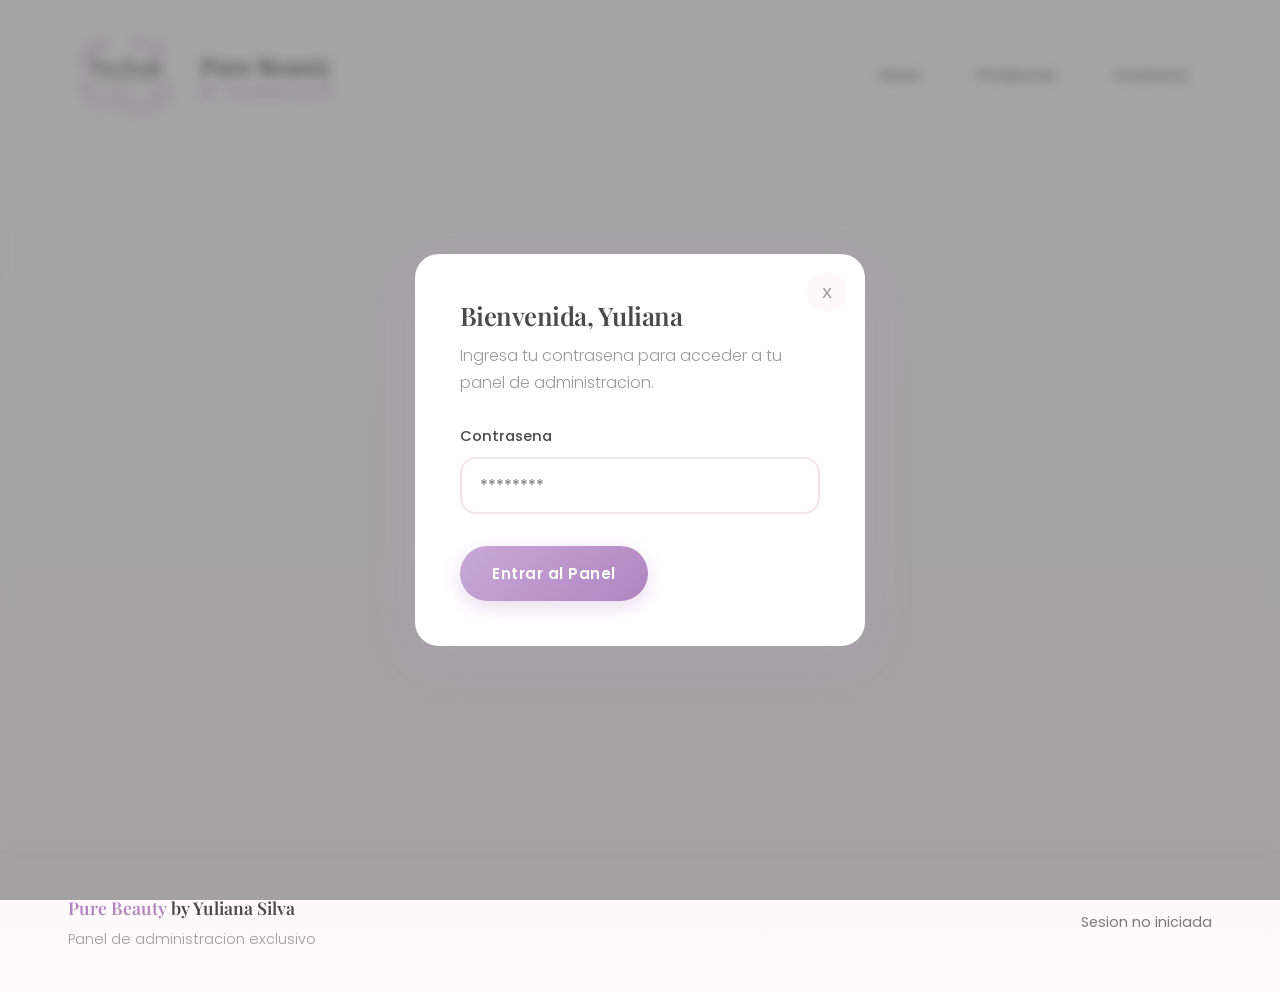
<file: admin.html>
<!DOCTYPE html>
<html lang="es">

<head>
    <meta charset="UTF-8">
    <meta name="viewport" content="width=device-width, initial-scale=1.0">
    <title>Productos | Panel Admin | Pure Beauty</title>
    <meta name="description" content="Gestion de productos - Pure Beauty by Yuliana Silva">
    <link rel="icon" type="image/png" href="logo.png">
    <link rel="stylesheet" href="styles.css">
    <link rel="preconnect" href="https://fonts.googleapis.com ">
    <link rel="preconnect" href="https://fonts.gstatic.com " crossorigin>
    <link href="https://fonts.googleapis.com/css2?family=Playfair+Display:wght@400 ;500;600;700&family=Poppins:wght@300;400;500;600&display=swap" rel="stylesheet">
</head>

<body>
    <!-- Header -->
    <header>
        <div class="container">
            <div class="header-content">
                <div class="brand">
                    <img src="logo.png" alt="Pure Beauty Logo" class="site-logo">
                    <div class="brand-info">
                        <h1>Pure Beauty <small>by Yuliana Silva</small></h1>
                    </div>
                </div>
                <nav>
                    <a href="index.html">Inicio</a>
                    <a href="productos.html">Productos</a>
                    <a href="contacto.html">Contacto</a>
                </nav>
                <button id="headerLogout" class="btn btn-logout" style="display: none;">Cerrar Sesion</button>
            </div>
        </div>
    </header>

    <!-- Main Content -->
    <main class="container">
        <div id="loginModal" class="modal" style="display: none;">
            <div class="modal-content">
                <button id="closeLogin" class="modal-close">x</button>
                <h3>Bienvenida, Yuliana</h3>
                <p class="modal-subtitle">Ingresa tu contrasena para acceder a tu panel de administracion.</p>
                <form id="loginForm">
                    <div class="form-group">
                        <label for="adminPass">Contrasena</label>
                        <input type="password" id="adminPass" placeholder="********" required>
                    </div>
                    <div class="form-actions">
                        <button type="submit" class="btn btn-primary">Entrar al Panel</button>
                    </div>
                </form>
            </div>
        </div>

        <!-- Admin Navigation -->
        <section id="adminPanel" style="display: none; margin-top: 20px;">
            <div style="background: var(--secondary); padding: 20px; border-radius: var(--radius-md); margin-bottom: 30px;">
                <div style="display: flex; justify-content: space-between; align-items: center; flex-wrap: wrap; gap: 15px;">
                    <h2 style="margin: 0; font-size: 1.5rem;">Panel de Administracion</h2>
                    <nav style="display: flex; gap: 10px; flex-wrap: wrap;">
                        <a href="admin.html" class="btn btn-primary" style="font-size: 0.9rem; padding: 10px 20px;">Productos</a>
                        <a href="admin-encargos.html" class="btn btn-ghost" style="font-size: 0.9rem; padding: 10px 20px;">Encargos</a>
                        <a href="admin-deudores.html" class="btn btn-ghost" style="font-size: 0.9rem; padding: 10px 20px;">Deudores</a>
                        <a href="admin-deudas.html" class="btn btn-ghost" style="font-size: 0.9rem; padding: 10px 20px;">Mis Deudas</a>
                        <a href="admin-ventas.html" class="btn btn-ghost" style="font-size: 0.9rem; padding: 10px 20px;">Ventas</a>
                    </nav>
                </div>
            </div>

            <!-- Welcome Message -->
            <div style="margin-bottom: 40px; text-align: center;">
                <h2 style="font-size: 2.2rem; margin-bottom: 8px;">Hola, Yuliana</h2>
                <p class="text-muted" style="font-size: 1.05rem;">Aqui puedes gestionar tu catalogo de productos.</p>
            </div>

            <!-- Stats -->
            <div class="stats-grid">
                <div class="stat-card">
                    <div class="stat-value" id="totalProducts">0</div>
                    <div class="stat-label">Productos en Catalogo</div>
                </div>
                <div class="stat-card">
                    <div class="stat-value" id="lowStock">0</div>
                    <div class="stat-label">Productos con Stock Bajo</div>
                </div>
                <div class="stat-card">
                    <div class="stat-value" id="outOfStock">0</div>
                    <div class="stat-label">Productos Agotados</div>
                </div>
                <div class="stat-card">
                    <div class="stat-value" id="totalValue">$0</div>
                    <div class="stat-label">Valor del Inventario</div>
                </div>
            </div>

            <!-- Product Management -->
            <div class="admin-panel" style="margin-bottom: 40px;">
                <h3 style="margin-bottom: 30px; font-size: 1.5rem;">Gestion de Productos</h3>
                <div class="admin-grid">
                    <!-- Form -->
                    <div>
                        <div class="admin-section-title">Anadir o Editar Producto</div>
                        <form id="adminForm">
                            <input type="hidden" id="prodId">

                            <div class="form-group">
                                <label for="prodName">Nombre del Producto *</label>
                                <input type="text" id="prodName" placeholder="" required>
                            </div>

                            <div class="form-row">
                                <div class="form-group">
                                    <label for="prodBrand">Marca *</label>
                                    <input type="text" id="prodBrand" placeholder="" required>
                                </div>
                                <div class="form-group">
                                    <label for="prodPrice">Precio (COP) *</label>
                                    <input type="number" id="prodPrice" placeholder="" min="0" step="1000" required>
                                </div>
                            </div>

                            <div class="form-group">
                                <label for="prodQty">Cantidad Disponible *</label>
                                <input type="number" id="prodQty" placeholder="" min="0" value="1" required>
                            </div>

                            <div class="form-group">
                                <label for="prodImg">URL de Imagen del Producto</label>
                                <input type="text" id="prodImg" placeholder="https://ejemplo.com/imagen.jpg ">
                                <p class="text-muted" style="font-size: 0.85rem; margin-top: 6px;">Deja en blanco para usar una imagen por defecto</p>
                            </div>

                            <div class="form-group">
                                <label for="prodImgFile">O Sube una Foto desde tu Dispositivo</label>
                                <div class="file-input-wrapper">
                                    <input type="file" id="prodImgFile" accept="image/*">
                                    <label for="prodImgFile" class="file-input-label">
                                        Seleccionar imagen
                                    </label>
                                </div>
                                <img id="prodPreview" class="preview-image" alt="Vista previa">
                            </div>

                            <div class="form-actions">
                                <button type="submit" class="btn btn-primary">Guardar Producto</button>
                                <button type="button" id="clearForm" class="btn btn-ghost">Limpiar Formulario</button>
                            </div>
                        </form>
                    </div>

                    <!-- Tips -->
                    <div>
                        <div class="info-box">
                            <div class="info-box-title">Consejos Utiles</div>
                            <ul>
                                <li>Los productos se guardan automaticamente</li>
                                <li>Usa imagenes cuadradas para mejor resultado</li>
                                <li>Puedes subir fotos directamente desde tu celular</li>
                                <li>Los cambios se ven inmediatamente en la tienda</li>
                                <li>Usa fotos con buena iluminacion para que los productos se vean mas atractivos</li>
                                <li>Escribe descripciones cortas explicando para que sirve cada cosa</li>
                                <li>Actualiza los precios cada vez que cambien</li>
                                <li>Revisa la cantidad de productos para evitar vender algo que no tengas</li>

                            </ul>
                        </div>
                    </div>
                </div>
            </div>

            <!-- Products Preview -->
            <section style="margin-top: 60px;">
                <div class="section-header">
                    <div>
                        <h3 style="font-size: 1.8rem;">Vista Previa de tu Catalogo</h3>
                        <p class="text-muted" style="margin: 6px 0 0;">Asi ven tus clientes los productos en la tienda</p>
                    </div>
                </div>
                <div id="productGrid" class="grid">
                    <!-- Products rendered by scripts.js -->
                </div>
                <div id="emptyState" class="empty-state" style="display: none;">
                    <div class="empty-state-icon">P</div>
                    <h3>No hay productos en tu catalogo</h3>
                    <p>Usa el formulario de arriba para agregar tu primer producto.</p>
                </div>
            </section>
        </section>
    </main>

    <!-- Footer -->
    <footer>
        <div class="container">
            <div class="footer-content">
                <div>
                    <div class="footer-brand"> <span>Pure Beauty</span> by Yuliana Silva</div>
                    <div class="footer-tagline">Panel de administracion exclusivo</div>
                </div>
                <div id="adminStatus" style="color: var(--text-muted); font-size: 0.9rem;">
                    <span id="statusText">Sesion no iniciada</span>
                </div>
            </div>
        </div>
    </footer>

    <script src="scripts.js"></script>
</body>

</html>
</file>
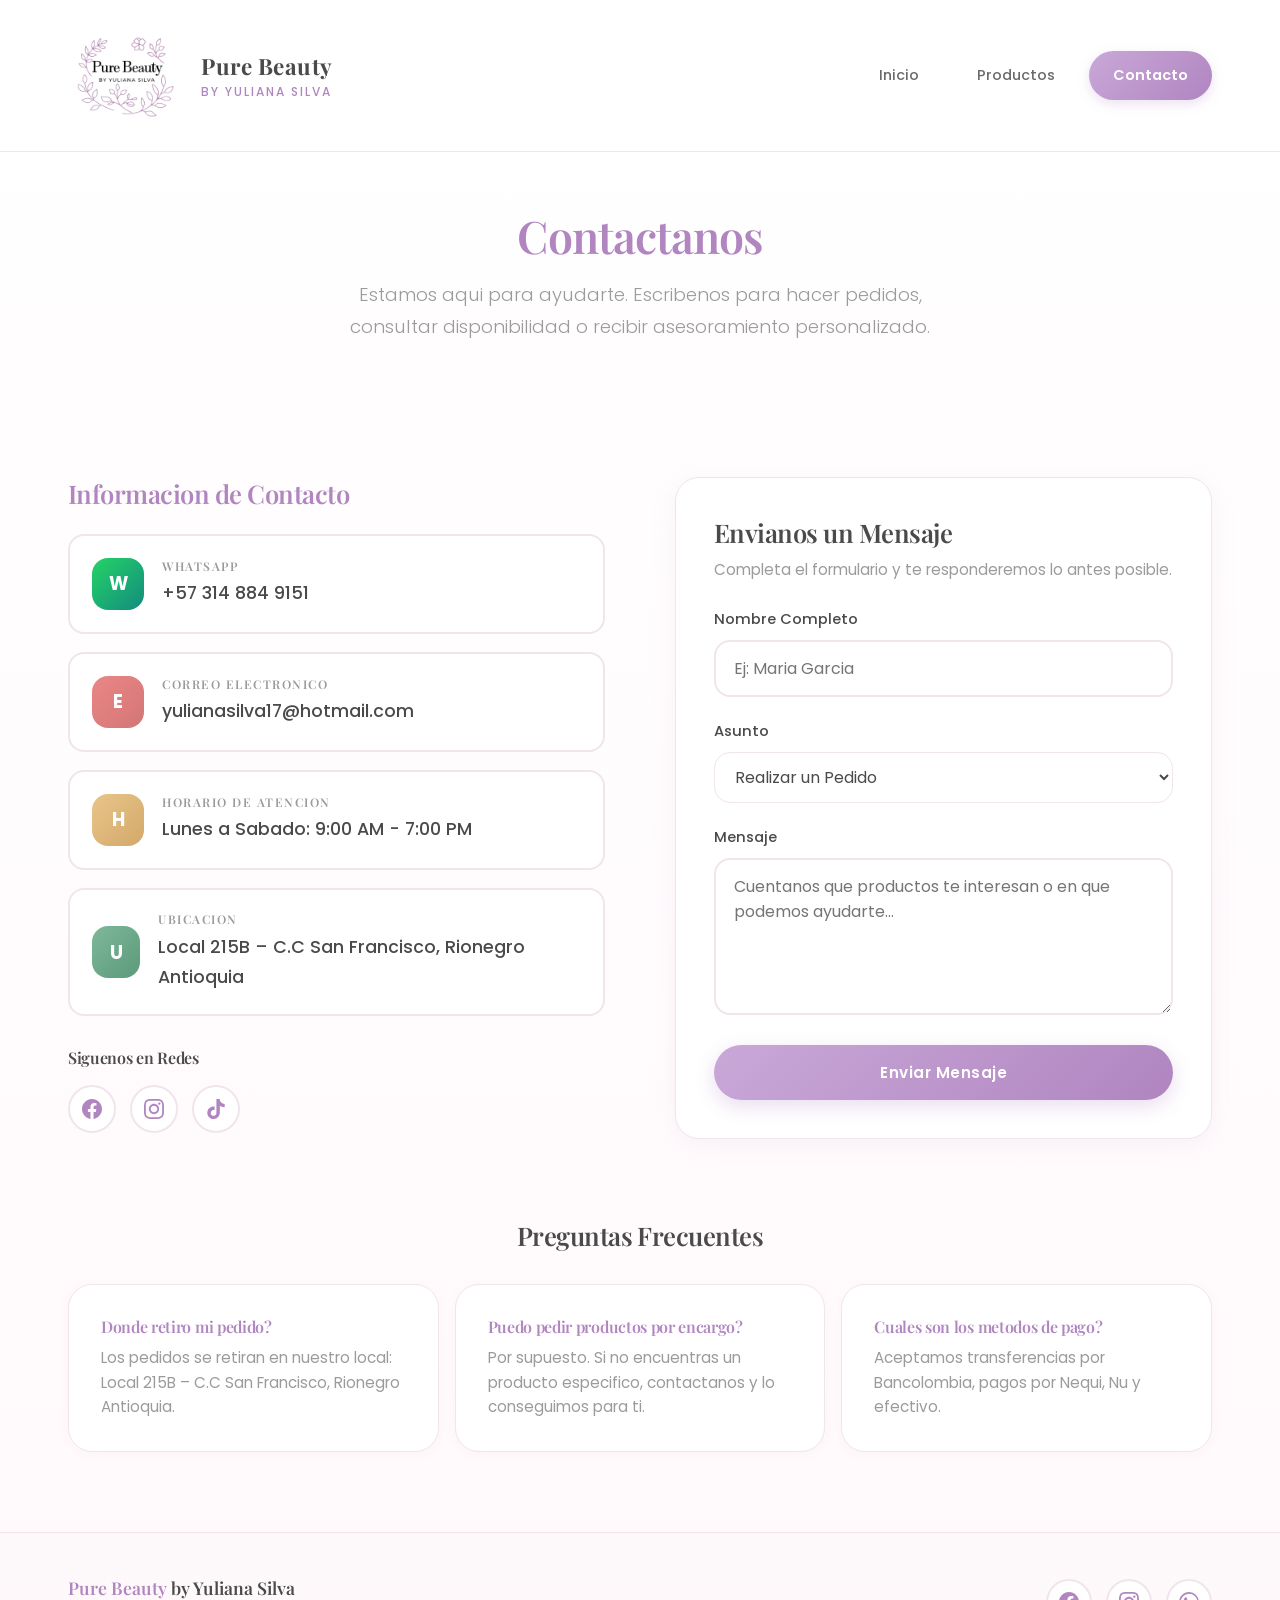
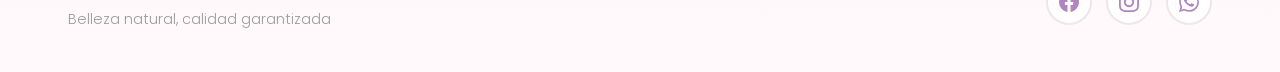
<file: contacto.html>
<!DOCTYPE html>
<html lang="es">

<head>
    <meta charset="UTF-8">
    <meta name="viewport" content="width=device-width, initial-scale=1.0">
    <title>Contacto | Pure Beauty by Yuliana Silva</title>
    <meta name="description" content="Contacta con Pure Beauty por Yuliana Silva. Estamos aqui para ayudarte con tus pedidos y consultas sobre nuestros productos de belleza.">
    <link rel="icon" type="image/png" href="logo.png">
    <link rel="stylesheet" href="styles.css">
    <link rel="preconnect" href="https://fonts.googleapis.com">
    <link rel="preconnect" href="https://fonts.gstatic.com" crossorigin>
    <link href="https://fonts.googleapis.com/css2?family=Inter:wght@400;500;600;700&display=swap" rel="stylesheet">
</head>

<body>
    <header>
        <div class="container">
            <div class="header-content">
                <div class="brand">
                    <img src="logo.png" alt="Pure Beauty Logo" class="site-logo">
                    <div class="brand-info">
                        <h1>Pure Beauty <small>by Yuliana Silva</small></h1>
                    </div>
                </div>
                <nav>
                    <a href="index.html">Inicio</a>
                    <a href="productos.html">Productos</a>
                    <a href="contacto.html" class="active">Contacto</a>
                    <a href="admin.html" id="adminNavLink" class="admin-nav-link" style="display: none;">Panel</a>
                </nav>
            </div>
        </div>
    </header>

    <!-- Main Content -->
    <main class="container">
        <!-- Page Header -->
        <section class="page-header">
            <h2>Contactanos</h2>
            <p>Estamos aqui para ayudarte. Escribenos para hacer pedidos, consultar disponibilidad o recibir asesoramiento personalizado.</p>
        </section>

        <!-- Contact Section -->
        <section>
            <div class="contact-section">
                <!-- Contact Info -->
                <div>
                    <h3 style="margin-bottom: 24px; color: var(--primary-dark);">Informacion de Contacto</h3>

                    <div class="contact-methods">
                        <a href="https://wa.me/573148849151" target="_blank" class="contact-method">
                            <div class="contact-icon whatsapp">W</div>
                            <div class="contact-details">
                                <h4>WhatsApp</h4>
                                <span style="color: var(--text);">+57 314 884 9151</span>
                            </div>
                        </a>

                        <div class="contact-method">
                            <div class="contact-icon email">E</div>
                            <div class="contact-details">
                                <h4>Correo Electronico</h4>
                                <a href="mailto:yulianasilva17@hotmail.com">yulianasilva17@hotmail.com</a>
                            </div>
                        </div>

                        <div class="contact-method">
                            <div class="contact-icon time">H</div>
                            <div class="contact-details">
                                <h4>Horario de Atencion</h4>
                                <span style="color: var(--text);">Lunes a Sabado: 9:00 AM - 7:00 PM</span>
                            </div>
                        </div>

                        <div class="contact-method">
                            <div class="contact-icon location">U</div>
                            <div class="contact-details">
                                <h4>Ubicacion</h4>
                                <span style="color: var(--text);">Local 215B – C.C San Francisco, Rionegro Antioquia</span>
                            </div>
                        </div>
                    </div>

                    <!-- Social Media -->
                    <div style="margin-top: 32px;">
                        <h4 style="margin-bottom: 16px;">Siguenos en Redes</h4>
                        <div class="footer-social">
                            <a href="#" title="Facebook" style="width: 48px; height: 48px;">
                                <svg viewBox="0 0 24 24"><path d="M24 12.073c0-6.627-5.373-12-12-12s-12 5.373-12 12c0 5.99 4.388 10.954 10.125 11.854v-8.385H7.078v-3.47h3.047V9.43c0-3.007 1.792-4.669 4.533-4.669 1.312 0 2.686.235 2.686.235v2.953H15.83c-1.491 0-1.956.925-1.956 1.874v2.25h3.328l-.532 3.47h-2.796v8.385C19.612 23.027 24 18.062 24 12.073z"/></svg>
                            </a>
                            <a href="https://www.instagram.com/purebeautyysc" target="_blank" title="Instagram" style="width: 48px; height: 48px;">
                                <svg viewBox="0 0 24 24"><path d="M12 2.163c3.204 0 3.584.012 4.85.07 3.252.148 4.771 1.691 4.919 4.919.058 1.265.069 1.645.069 4.849 0 3.205-.012 3.584-.069 4.849-.149 3.225-1.664 4.771-4.919 4.919-1.266.058-1.644.07-4.85.07-3.204 0-3.584-.012-4.849-.07-3.26-.149-4.771-1.699-4.919-4.92-.058-1.265-.07-1.644-.07-4.849 0-3.204.013-3.583.07-4.849.149-3.227 1.664-4.771 4.919-4.919 1.266-.057 1.645-.069 4.849-.069zm0-2.163c-3.259 0-3.667.014-4.947.072-4.358.2-6.78 2.618-6.98 6.98-.059 1.281-.073 1.689-.073 4.948 0 3.259.014 3.668.072 4.948.2 4.358 2.618 6.78 6.98 6.98 1.281.058 1.689.072 4.948.072 3.259 0 3.668-.014 4.948-.072 4.354-.2 6.782-2.618 6.979-6.98.059-1.28.073-1.689.073-4.948 0-3.259-.014-3.667-.072-4.947-.196-4.354-2.617-6.78-6.979-6.98-1.281-.059-1.69-.073-4.949-.073zm0 5.838c-3.403 0-6.162 2.759-6.162 6.162s2.759 6.163 6.162 6.163 6.162-2.759 6.162-6.163c0-3.403-2.759-6.162-6.162-6.162zm0 10.162c-2.209 0-4-1.79-4-4 0-2.209 1.791-4 4-4s4 1.791 4 4c0 2.21-1.791 4-4 4zm6.406-11.845c-.796 0-1.441.645-1.441 1.44s.645 1.44 1.441 1.44c.795 0 1.439-.645 1.439-1.44s-.644-1.44-1.439-1.44z"/></svg>
                            </a>
                            <a href="#" title="TikTok" style="width: 48px; height: 48px;">
                                <svg viewBox="0 0 24 24"><path d="M12.525.02c1.31-.02 2.61-.01 3.91-.02.08 1.53.63 3.09 1.75 4.17 1.12 1.11 2.7 1.62 4.24 1.79v4.03c-1.44-.05-2.89-.35-4.2-.97-.57-.26-1.1-.59-1.62-.93-.01 2.92.01 5.84-.02 8.75-.08 1.4-.54 2.79-1.35 3.94-1.31 1.92-3.58 3.17-5.91 3.21-1.43.08-2.86-.31-4.08-1.03-2.02-1.19-3.44-3.37-3.65-5.71-.02-.5-.03-1-.01-1.49.18-1.9 1.12-3.72 2.58-4.96 1.66-1.44 3.98-2.13 6.15-1.72.02 1.48-.04 2.96-.04 4.44-.99-.32-2.15-.23-3.02.37-.63.41-1.11 1.04-1.36 1.75-.21.51-.15 1.07-.14 1.61.24 1.64 1.82 3.02 3.5 2.87 1.12-.01 2.19-.66 2.77-1.61.19-.33.4-.67.41-1.06.1-1.79.06-3.57.07-5.36.01-4.03-.01-8.05.02-12.07z"/></svg>
                            </a>
                        </div>
                    </div>
                </div>

                <!-- Contact Form -->
                <div class="contact-form-wrapper">
                    <h3 style="margin-bottom: 8px;">Envianos un Mensaje</h3>
                    <p class="text-muted" style="margin-bottom: 24px; font-size: 0.95rem;">
                        Completa el formulario y te responderemos lo antes posible.
                    </p>

                    <form id="contactForm" onsubmit="enviarWhatsApp(event)">
                        <div class="form-group">
                            <label for="name">Nombre Completo</label>
                            <input type="text" id="name" name="nombre" placeholder="Ej: Maria Garcia" required>
                        </div>

                        <div class="form-group">
                            <label for="subject">Asunto</label>
                            <select id="subject" name="asunto" style="width: 100%; padding: 12px 16px; border: 1.5px solid var(--border); border-radius: var(--radius-md); font-size: 1rem; color: var(--text);">
                                <option value="pedido">Realizar un Pedido</option>
                                <option value="consulta">Consulta de Producto</option>
                                <option value="asesoria">Asesoria Personalizada</option>
                                <option value="otro">Otro</option>
                            </select>
                        </div>

                        <div class="form-group">
                            <label for="message">Mensaje</label>
                            <textarea id="message" name="mensaje" rows="5" placeholder="Cuentanos que productos te interesan o en que podemos ayudarte..." required></textarea>
                        </div>

                        <button type="submit" class="btn btn-primary" style="width: 100%;">
                            Enviar Mensaje
                        </button>
                    </form>

                    <div id="feedback" class="alert success" style="margin-top: 16px; display: none;">
                        Gracias por tu mensaje. Te responderemos en menos de 24 horas.
                    </div>
                </div>
            </div>
        </section>

        <!-- FAQ Section -->
        <section style="margin-top: 64px;">
            <h3 style="text-align: center; margin-bottom: 32px;">Preguntas Frecuentes</h3>
            <div class="grid" style="grid-template-columns: repeat(auto-fit, minmax(300px, 1fr)); gap: 16px;">
                <div class="stat-card" style="text-align: left;">
                    <h4 style="color: var(--primary-dark); margin-bottom: 8px;">Donde retiro mi pedido?</h4>
                    <p class="text-muted" style="margin: 0; font-size: 0.95rem; line-height: 1.6;">Los pedidos se retiran en nuestro local: Local 215B – C.C San Francisco, Rionegro Antioquia.</p>
                </div>
                <div class="stat-card" style="text-align: left;">
                    <h4 style="color: var(--primary-dark); margin-bottom: 8px;">Puedo pedir productos por encargo?</h4>
                    <p class="text-muted" style="margin: 0; font-size: 0.95rem; line-height: 1.6;">Por supuesto. Si no encuentras un producto especifico, contactanos y lo conseguimos para ti.</p>
                </div>
                <div class="stat-card" style="text-align: left;">
                    <h4 style="color: var(--primary-dark); margin-bottom: 8px;">Cuales son los metodos de pago?</h4>
                    <p class="text-muted" style="margin: 0; font-size: 0.95rem; line-height: 1.6;">Aceptamos transferencias por Bancolombia, pagos por Nequi, Nu y efectivo.</p>
                </div>
            </div>
        </section>
    </main>

    <!-- Footer -->
    <footer>
        <div class="container">
            <div class="footer-content">
                <div>
                    <div class="footer-brand"> <span>Pure Beauty</span> by Yuliana Silva</div>
                    <div class="footer-tagline">Belleza natural, calidad garantizada</div>
                </div>
                <div class="footer-social">
                    <a href="#" title="Facebook">
                        <svg viewBox="0 0 24 24"><path d="M24 12.073c0-6.627-5.373-12-12-12s-12 5.373-12 12c0 5.99 4.388 10.954 10.125 11.854v-8.385H7.078v-3.47h3.047V9.43c0-3.007 1.792-4.669 4.533-4.669 1.312 0 2.686.235 2.686.235v2.953H15.83c-1.491 0-1.956.925-1.956 1.874v2.25h3.328l-.532 3.47h-2.796v8.385C19.612 23.027 24 18.062 24 12.073z"/></svg>
                    </a>
                    <a href="https://www.instagram.com/purebeautyysc" target="_blank" title="Instagram">
                        <svg viewBox="0 0 24 24"><path d="M12 2.163c3.204 0 3.584.012 4.85.07 3.252.148 4.771 1.691 4.919 4.919.058 1.265.069 1.645.069 4.849 0 3.205-.012 3.584-.069 4.849-.149 3.225-1.664 4.771-4.919 4.919-1.266.058-1.644.07-4.85.07-3.204 0-3.584-.012-4.849-.07-3.26-.149-4.771-1.699-4.919-4.92-.058-1.265-.07-1.644-.07-4.849 0-3.204.013-3.583.07-4.849.149-3.227 1.664-4.771 4.919-4.919 1.266-.057 1.645-.069 4.849-.069zm0-2.163c-3.259 0-3.667.014-4.947.072-4.358.2-6.78 2.618-6.98 6.98-.059 1.281-.073 1.689-.073 4.948 0 3.259.014 3.668.072 4.948.2 4.358 2.618 6.78 6.98 6.98 1.281.058 1.689.072 4.948.072 3.259 0 3.668-.014 4.948-.072 4.354-.2 6.782-2.618 6.979-6.98.059-1.28.073-1.689.073-4.948 0-3.259-.014-3.667-.072-4.947-.196-4.354-2.617-6.78-6.979-6.98-1.281-.059-1.69-.073-4.949-.073zm0 5.838c-3.403 0-6.162 2.759-6.162 6.162s2.759 6.163 6.162 6.163 6.162-2.759 6.162-6.163c0-3.403-2.759-6.162-6.162-6.162zm0 10.162c-2.209 0-4-1.79-4-4 0-2.209 1.791-4 4-4s4 1.791 4 4c0 2.21-1.791 4-4 4zm6.406-11.845c-.796 0-1.441.645-1.441 1.44s.645 1.44 1.441 1.44c.795 0 1.439-.645 1.439-1.44s-.644-1.44-1.439-1.44z"/></svg>
                    </a>
                    <a href="https://wa.me/573148849151" target="_blank" title="WhatsApp">
                        <svg viewBox="0 0 24 24"><path d="M17.472 14.382c-.297-.149-1.758-.867-2.03-.967-.273-.099-.471-.148-.67.15-.197.297-.767.966-.94 1.164-.173.199-.347.223-.644.075-.297-.15-1.255-.463-2.39-1.475-.883-.788-1.48-1.761-1.653-2.059-.173-.297-.018-.458.13-.606.134-.133.298-.347.446-.52.149-.174.198-.298.298-.497.099-.198.05-.371-.025-.52-.075-.149-.669-1.612-.916-2.207-.242-.579-.487-.5-.669-.51-.173-.008-.371-.01-.57-.01-.198 0-.52.074-.792.372-.272.297-1.04 1.016-1.04 2.479 0 1.462 1.065 2.875 1.213 3.074.149.198 2.096 3.2 5.077 4.487.709.306 1.262.489 1.694.625.712.227 1.36.195 1.871.118.571-.085 1.758-.719 2.006-1.413.248-.694.248-1.289.173-1.413-.074-.124-.272-.198-.57-.347m-5.421 7.403h-.004a9.87 9.87 0 01-5.031-1.378l-.361-.214-3.741.982.998-3.648-.235-.374a9.86 9.86 0 01-1.51-5.26c.001-5.45 4.436-9.884 9.888-9.884 2.64 0 5.122 1.03 6.988 2.898a9.825 9.825 0 012.893 6.994c-.003 5.45-4.437 9.884-9.885 9.884m8.413-18.297A11.815 11.815 0 0012.05 0C5.495 0 .16 5.335.157 11.892c0 2.096.547 4.142 1.588 5.945L.057 24l6.305-1.654a11.882 11.882 0 005.683 1.448h.005c6.554 0 11.89-5.335 11.893-11.893a11.821 11.821 0 00-3.48-8.413z"/></svg>
                    </a>
                </div>
            </div>
        </div>
    </footer>

    <script src="scripts.js"></script>
    <script>
        // ============================================
// FORMULARIO DE CONTACTO POR WHATSAPP
// ============================================

function initContactForm() {
    const form = document.getElementById('contactForm');
    
    if (!form) return;
    
    form.addEventListener('submit', enviarWhatsApp);
}

function enviarWhatsApp(event) {
    event.preventDefault();
    
    const nombre = document.getElementById('name').value.trim();
    const asunto = document.getElementById('subject').value.trim();
    const mensaje = document.getElementById('message').value.trim();
    
    // Validación
    if (!nombre || !asunto || !mensaje) {
        showFeedback('Por favor completa todos los campos', 'error');
        return;
    }
    
    // Convertir valor del select a texto legible
    const asuntoTexto = {
        'pedido': 'Realizar un Pedido',
        'consulta': 'Consulta de Producto',
        'asesoria': 'Asesoría Personalizada',
        'otro': 'Otro'
    }[asunto] || 'No especificado';
    
    // Fecha actual
    const now = new Date();
    const dateStr = now.toLocaleDateString('es-CO', { 
        weekday: 'long', 
        year: 'numeric', 
        month: 'long', 
        day: 'numeric'
    }) + ' ' + now.toLocaleTimeString('es-CO', {
        hour: '2-digit',
        minute: '2-digit'
    });
    
    // Construir mensaje para WhatsApp
    let whatsappMessage = `*PURE BEAUTY - NUEVO MENSAJE*%0A`;
    whatsappMessage += `Fecha: ${dateStr}%0A`;
    whatsappMessage += `--------------------------------%0A%0A`;
    whatsappMessage += `*Nombre:* ${nombre}%0A`;
    whatsappMessage += `*Asunto:* ${asuntoTexto}%0A%0A`;
    whatsappMessage += `*Mensaje:*%0A${mensaje}%0A%0A`;
    whatsappMessage += `--------------------------------%0A`;
    whatsappMessage += `Enviado desde la página web de Pure Beauty`;
    
    // Abrir WhatsApp
    window.open('https://wa.me/573148849151?text=' + whatsappMessage, '_blank');
    
    // Mostrar feedback y limpiar formulario
    showFeedback('Mensaje enviado correctamente. Te responderemos pronto.', 'success');
    document.getElementById('contactForm').reset();
}

function showFeedback(message, type) {
    const feedback = document.getElementById('feedback');
    if (!feedback) return;
    
    feedback.textContent = message;
    feedback.className = 'alert ' + type;
    
    // Mostrar por 5 segundos
    setTimeout(() => {
        feedback.className = 'alert';
    }, 5000);
}

// Inicializar cuando cargue la página
document.addEventListener('DOMContentLoaded', initContactForm);
    </script>
</body>

</html>
</file>
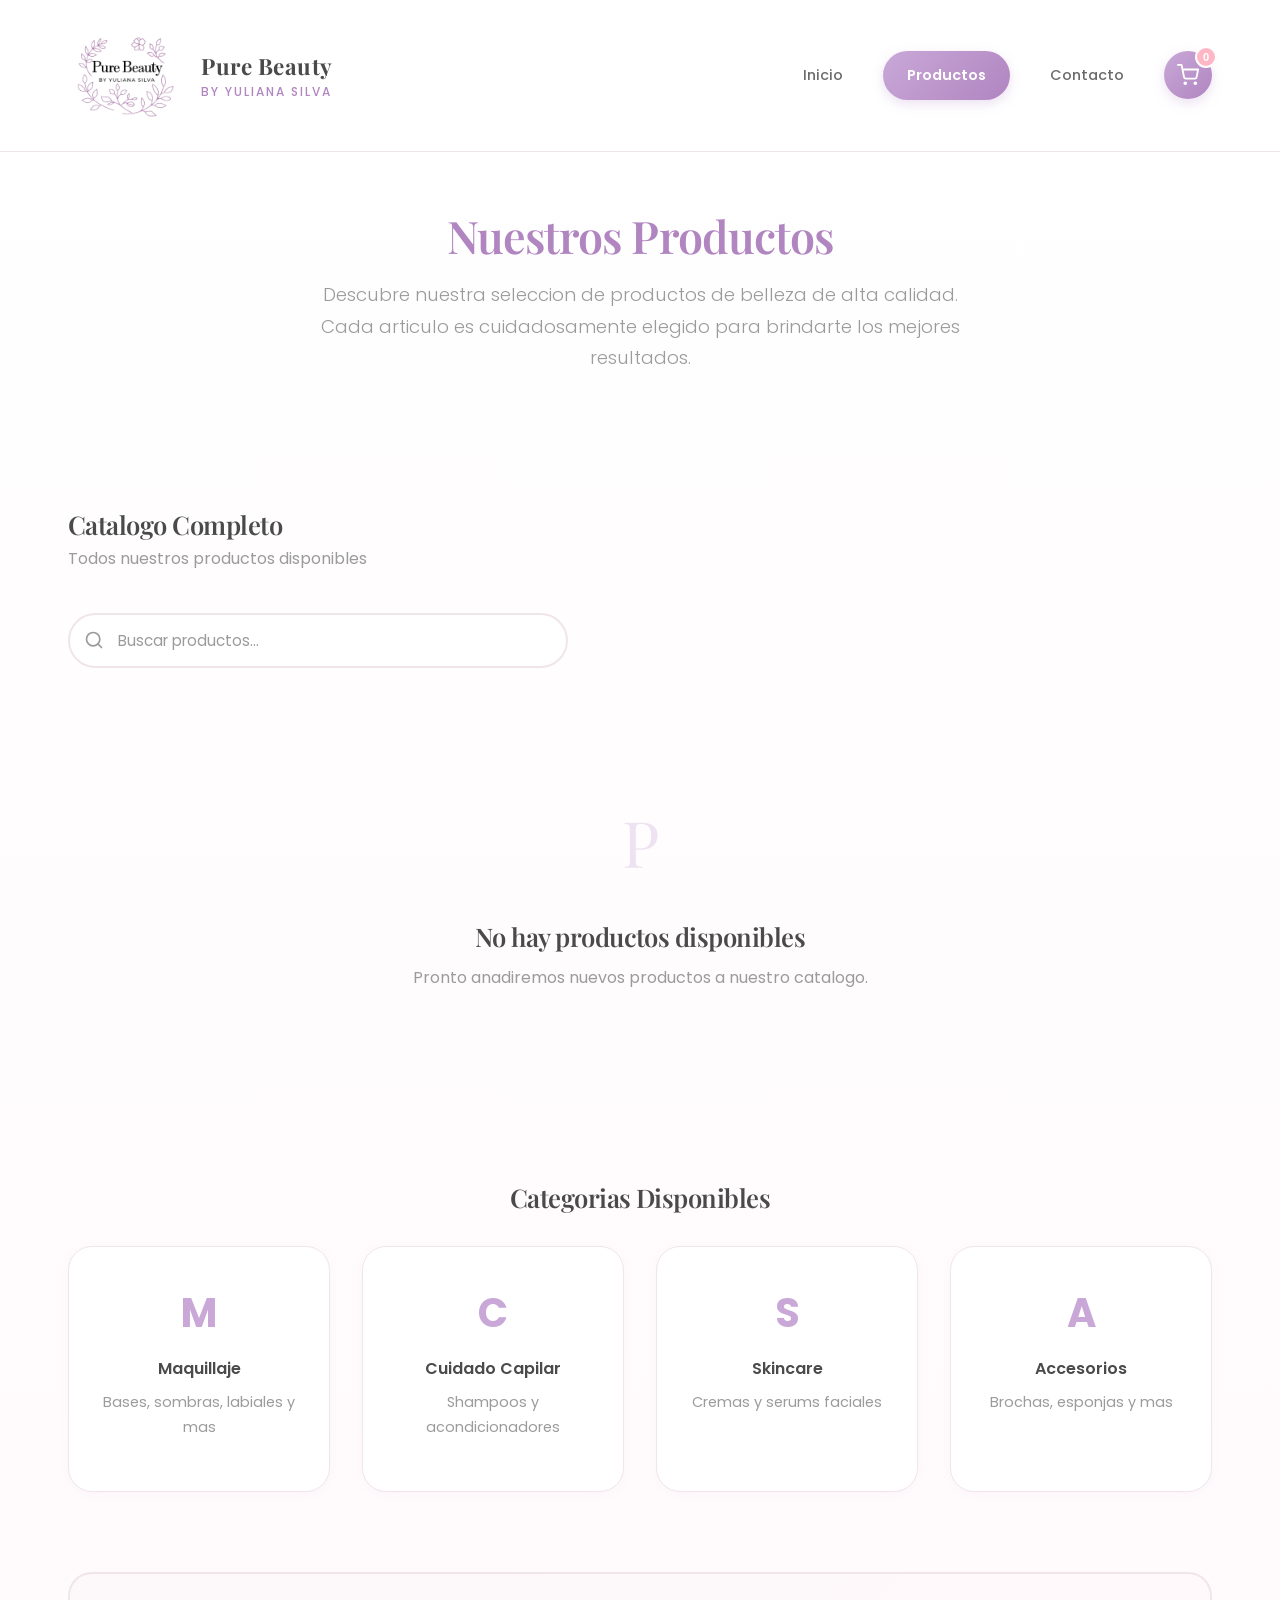
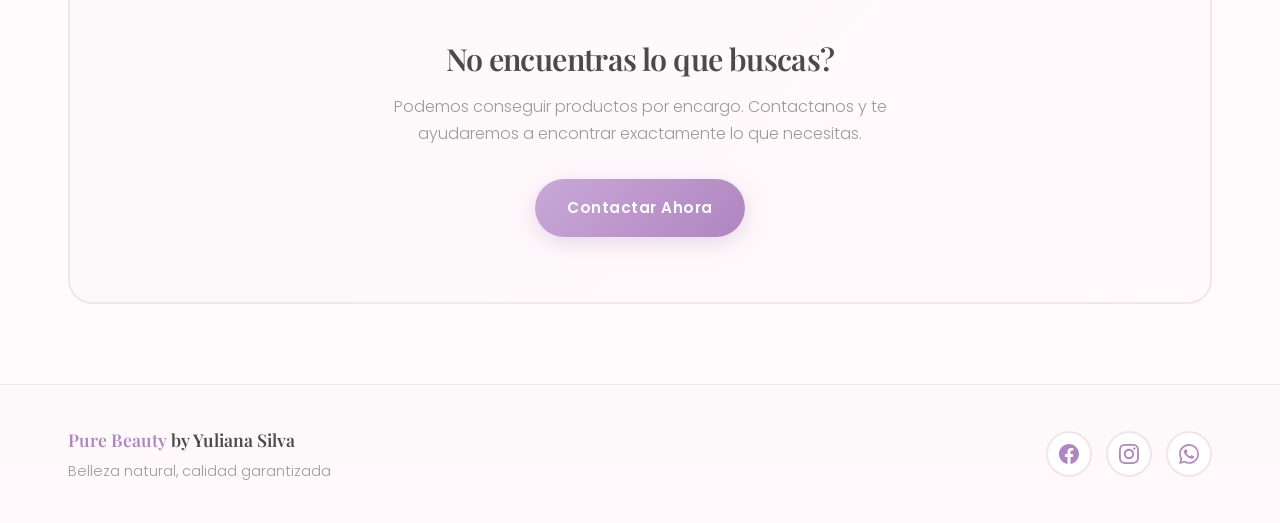
<file: productos.html>
<!DOCTYPE html>
<html lang="es">

<head>
    <meta charset="UTF-8">
    <meta name="viewport" content="width=device-width, initial-scale=1.0">
    <title>Productos | Pure Beauty by Yuliana Silva</title>
    <meta name="description" content="Catalogo de productos Pure Beauty - Maquillaje profesional, shampoos, cremas y productos de belleza seleccionados.">
    <link rel="icon" type="image/png" href="logo.png">
    <link rel="stylesheet" href="styles.css">
    <style>
        /* ESTILOS DEL CARRITO */
        .cart-btn {
            position: relative;
            background: linear-gradient(135deg, var(--primary) 0%, var(--primary-dark) 100%);
            border: none;
            border-radius: var(--radius-full);
            width: 48px;
            height: 48px;
            display: flex;
            align-items: center;
            justify-content: center;
            cursor: pointer;
            transition: all 0.2s ease;
            color: white;
            box-shadow: 0 4px 12px rgba(201, 168, 216, 0.35);
            flex-shrink: 0;
        }
        .cart-btn:hover { transform: scale(1.1); box-shadow: 0 6px 20px rgba(201, 168, 216, 0.5); }
        .cart-count {
            position: absolute;
            top: -5px;
            right: -5px;
            background: var(--accent);
            color: white;
            font-size: 0.7rem;
            font-weight: 700;
            width: 22px;
            height: 22px;
            border-radius: 50%;
            display: flex;
            align-items: center;
            justify-content: center;
            border: 2px solid white;
            transition: transform 0.3s ease;
        }
        .cart-count.bounce {
            animation: bounce 0.5s ease;
        }
        @keyframes bounce {
            0%, 100% { transform: scale(1); }
            50% { transform: scale(1.3); }
        }
        .cart-modal { z-index: 200; }
        .cart-modal-content {
            max-width: 500px;
            max-height: 80vh;
            display: flex;
            flex-direction: column;
            padding: 0;
        }
        .cart-modal-content h3 { padding: 24px 24px 0; margin: 0; font-family: var(--font-heading); color: var(--text); font-size: 1.5rem; }
        .cart-items { flex: 1; overflow-y: auto; padding: 20px 24px; max-height: 400px; }
        .cart-item {
            display: flex;
            align-items: center;
            gap: 15px;
            padding: 15px;
            background: var(--secondary);
            border-radius: var(--radius-md);
            margin-bottom: 12px;
            border: 1px solid var(--border);
        }
        .cart-item-image { width: 70px; height: 70px; border-radius: var(--radius-sm); overflow: hidden; flex-shrink: 0; }
        .cart-item-image img { width: 100%; height: 100%; object-fit: cover; }
        .cart-item-details { flex: 1; }
        .cart-item-name { font-weight: 600; color: var(--text); font-size: 0.95rem; margin-bottom: 4px; }
        .cart-item-brand { font-size: 0.8rem; color: var(--text-muted); text-transform: uppercase; letter-spacing: 1px; }
        .cart-item-price { font-weight: 700; color: var(--primary-dark); font-size: 1rem; }
        .cart-item-controls { display: flex; align-items: center; gap: 10px; margin-top: 8px; }
        .qty-btn {
            width: 28px;
            height: 28px;
            border-radius: var(--radius-full);
            border: 1.5px solid var(--border);
            background: white;
            cursor: pointer;
            display: flex;
            align-items: center;
            justify-content: center;
            font-weight: 600;
            color: var(--text);
            transition: all 0.2s ease;
        }
        .qty-btn:hover { background: var(--primary); color: white; border-color: var(--primary); }
        .cart-item-qty { font-weight: 600; color: var(--text); min-width: 24px; text-align: center; }
        .cart-item-remove {
            background: #FFF0F0;
            border: none;
            color: #D47676;
            width: 32px;
            height: 32px;
            border-radius: var(--radius-full);
            cursor: pointer;
            display: flex;
            align-items: center;
            justify-content: center;
            transition: all 0.2s ease;
            font-size: 1.2rem;
        }
        .cart-item-remove:hover { background: #FFE5E5; transform: scale(1.1); }
        .cart-footer {
            padding: 20px 24px 24px;
            border-top: 2px solid var(--border);
            background: white;
            border-radius: 0 0 var(--radius-lg) var(--radius-lg);
        }
        .cart-total {
            display: flex;
            justify-content: space-between;
            align-items: center;
            font-size: 1.2rem;
            margin-bottom: 20px;
            padding: 15px;
            background: linear-gradient(135deg, var(--secondary) 0%, var(--bg-soft) 100%);
            border-radius: var(--radius-md);
        }
        #cartTotal { font-family: var(--font-heading); font-size: 1.5rem; color: var(--primary-dark); font-weight: 700; }
        .btn-checkout {
            width: 100%;
            padding: 16px;
            font-size: 1rem;
            background: linear-gradient(135deg, #25D366 0%, #128C7E 100%) !important;
            box-shadow: 0 6px 20px rgba(37, 211, 102, 0.3) !important;
        }
        .cart-empty { text-align: center; padding: 40px 20px; color: var(--text-muted); }
        .cart-empty-icon { font-size: 4rem; margin-bottom: 15px; opacity: 0.5; }

        /* RESPONSIVE CARRITO PARA CELULAR */
        @media (max-width: 600px) {
            .cart-modal-content {
                max-width: 100%;
                max-height: 90vh;
                margin: 10px;
                border-radius: var(--radius-md);
            }
            .cart-item {
                padding: 12px;
                gap: 10px;
            }
            .cart-item-image {
                width: 60px;
                height: 60px;
            }
            .cart-item-name {
                font-size: 0.9rem;
            }
            .cart-item-brand {
                font-size: 0.75rem;
            }
            .cart-item-price {
                font-size: 0.95rem;
            }
            .cart-item-controls {
                margin-top: 6px;
            }
            .qty-btn {
                width: 26px;
                height: 26px;
            }
            .cart-item-remove {
                width: 28px;
                height: 28px;
                font-size: 1rem;
            }
            .cart-total {
                font-size: 1rem;
                padding: 12px;
            }
            #cartTotal {
                font-size: 1.2rem;
            }
            .btn-checkout {
                padding: 14px;
                font-size: 0.95rem;
            }
        }

        /* ANIMACION AL AGREGAR AL CARRITO */
        @keyframes addedToCart {
            0% { transform: scale(1); }
            25% { transform: scale(1.1); }
            50% { transform: scale(1.05); }
            100% { transform: scale(1); }
        }
        .btn-buy:active {
            animation: addedToCart 0.3s ease;
        }
        .btn-buy.added {
            background: linear-gradient(135deg, #7FB89A 0%, #5A9A7A 100%) !important;
            transform: scale(1.05);
        }

        /* NAVBAR FIJO - SIN SCROLL */
        header {
            position: sticky;
            top: 0;
            z-index: 100;
        }
        
        header nav {
            display: flex;
            align-items: center;
            gap: 16px;
            flex-wrap: nowrap;
            overflow-x: visible;
        }
        
        header nav a {
            white-space: nowrap;
            flex-shrink: 0;
        }

        @media (max-width: 768px) {
            header nav {
                gap: 12px;
            }
            header nav a {
                font-size: 0.9rem;
            }
            .cart-btn {
                width: 40px;
                height: 40px;
            }
        }

        /* SECCIONES POR MARCA - DESKTOP (GRID) */
        .brand-section {
            margin-bottom: 40px;
        }
        
        .brand-section-header {
            margin-bottom: 20px;
            padding-bottom: 8px;
            border-bottom: 2px solid var(--primary);
        }
        
        .brand-section-header h3 {
            font-family: var(--font-heading);
            color: var(--primary);
            font-size: 1.3rem;
            margin: 0;
            text-transform: uppercase;
        }
        
        .brand-products-grid {
            display: grid;
            grid-template-columns: repeat(auto-fill, minmax(290px, 1fr));
            gap: 32px;
        }

        /* CARRUSEL POR MARCAS - SOLO CELULAR */
        @media (max-width: 768px) {
            .brand-section {
                display: none; /* Ocultar secciones grid en celular */
            }
            
            .brand-carousel {
                margin-bottom: 30px;
            }
            
            .brand-carousel-header {
                display: flex;
                justify-content: space-between;
                align-items: center;
                margin-bottom: 15px;
                padding: 0 10px;
            }
            
            .brand-carousel-header h3 {
                font-family: var(--font-heading);
                color: var(--primary-dark);
                font-size: 1.2rem;
                margin: 0;
                text-transform: uppercase;
            }
            
            .brand-carousel-controls {
                display: flex;
                gap: 10px;
            }
            
            .carousel-btn {
                width: 36px;
                height: 36px;
                border-radius: 50%;
                border: 2px solid var(--border);
                background: white;
                color: var(--primary-dark);
                cursor: pointer;
                display: flex;
                align-items: center;
                justify-content: center;
                font-size: 1.2rem;
                transition: all 0.2s ease;
            }
            
            .carousel-btn:hover {
                background: var(--primary);
                color: white;
                border-color: var(--primary);
            }
            
            .carousel-btn:disabled {
                opacity: 0.3;
                cursor: not-allowed;
            }
            
            .carousel-container {
                overflow-x: auto;
                scroll-snap-type: x mandatory;
                scroll-behavior: smooth;
                -webkit-overflow-scrolling: touch;
                display: flex;
                gap: 15px;
                padding: 10px;
                scrollbar-width: none;
            }
            
            .carousel-container::-webkit-scrollbar {
                display: none;
            }
            
            .carousel-card {
                flex: 0 0 85%;
                scroll-snap-align: start;
                background: white;
                border-radius: var(--radius-lg);
                overflow: hidden;
                box-shadow: var(--shadow-sm);
                border: 1px solid var(--border);
            }
            
            .carousel-card .card-image {
                height: 200px;
            }
            
            .carousel-card .card-body {
                padding: 15px;
            }
            
            .carousel-card .card-brand {
                font-size: 0.7rem;
            }
            
            .carousel-card h3 {
                font-size: 1rem;
                margin-bottom: 8px;
            }
            
            .carousel-card .card-description {
                font-size: 0.85rem;
                margin-bottom: 12px;
            }
            
            .carousel-card .price {
                font-size: 1.1rem;
            }
            
            .carousel-card .btn-buy {
                padding: 10px;
                font-size: 0.85rem;
            }
            
            .carousel-dots {
                display: flex;
                justify-content: center;
                gap: 8px;
                margin-top: 15px;
            }
            
            .carousel-dot {
                width: 8px;
                height: 8px;
                border-radius: 50%;
                background: var(--border);
                cursor: pointer;
                transition: all 0.2s ease;
            }
            
            .carousel-dot.active {
                background: var(--primary);
                width: 24px;
                border-radius: 4px;
            }
        }

        /* Desktop: ocultar carrusel */
        @media (min-width: 769px) {
            .brand-carousel {
                display: none;
            }
        }

        /* Ocultar grid original de productos */
        #productGrid.grid {
            display: none !important;
        }
    </style>
</head>

<body>
    <!-- Header -->
    <header>
        <div class="container">
            <div class="header-content">
                <div class="brand">
                    <img src="logo.png" alt="Pure Beauty Logo" class="site-logo">
                    <div class="brand-info">
                        <h1>Pure Beauty <small>by Yuliana Silva</small></h1>
                    </div>
                </div>
                <nav>
                    <a href="index.html">Inicio</a>
                    <a href="productos.html" class="active">Productos</a>
                    <a href="contacto.html">Contacto</a>
                    <a href="admin.html" id="adminNavLink" class="admin-nav-link" style="display: none;">Panel</a>
                    <button class="cart-btn" onclick="toggleCart()" aria-label="Carrito de compras">
                        <svg xmlns="http://www.w3.org/2000/svg" width="22" height="22" viewBox="0 0 24 24" fill="none" stroke="currentColor" stroke-width="2" stroke-linecap="round" stroke-linejoin="round">
                            <circle cx="9" cy="21" r="1"></circle>
                            <circle cx="20" cy="21" r="1"></circle>
                            <path d="M1 1h4l2.68 13.39a2 2 0 0 0 2 1.61h9.72a2 2 0 0 0 2-1.61L23 6H6"></path>
                        </svg>
                        <span id="cartCount" class="cart-count">0</span>
                    </button>
                </nav>
            </div>
        </div>
    </header>

    <!-- Main Content -->
    <main class="container">
        <section class="page-header">
            <h2>Nuestros Productos</h2>
            <p>Descubre nuestra seleccion de productos de belleza de alta calidad. Cada articulo es cuidadosamente elegido para brindarte los mejores resultados.</p>
        </section>

        <section id="productos">
            <div class="section-header">
                <div>
                    <h3>Catalogo Completo</h3>
                    <p class="text-muted" style="margin: 4px 0 0;">Todos nuestros productos disponibles</p>
                </div>
                <div id="productCount" style="color: var(--primary); font-weight: 600;"></div>
            </div>
            <div class="search-container">
                <svg class="search-icon" xmlns="http://www.w3.org/2000/svg" viewBox="0 0 24 24" fill="none" stroke="currentColor" stroke-width="2" stroke-linecap="round" stroke-linejoin="round">
                    <circle cx="11" cy="11" r="8"></circle>
                    <line x1="21" y1="21" x2="16.65" y2="16.65"></line>
                </svg>
                <input type="text" id="productSearch" class="search-input" placeholder="Buscar productos..." autocomplete="off">
            </div>
            
            <!-- Grid normal (oculto) -->
            <div id="productGrid" class="grid"></div>
            
            <!-- Secciones por marca (desktop) -->
            <div id="brandSections"></div>
            
            <!-- Carruseles por marca (mobile) -->
            <div id="brandCarousels"></div>
            
            <div id="emptyState" class="empty-state" style="display: none;">
                <div class="empty-state-icon">P</div>
                <h3>No hay productos disponibles</h3>
                <p>Pronto anadiremos nuevos productos a nuestro catalogo.</p>
            </div>
        </section>

        <section>
            <h3 style="text-align: center; margin-bottom: 32px;">Categorias Disponibles</h3>
            <div class="grid" style="grid-template-columns: repeat(auto-fit, minmax(200px, 1fr));">
                <div class="stat-card">
                    <div style="font-size: 2.5rem; margin-bottom: 8px; color: var(--primary); font-weight: 700;">M</div>
                    <div style="font-weight: 600;">Maquillaje</div>
                    <p class="text-muted" style="font-size: 0.9rem; margin-top: 8px;">Bases, sombras, labiales y mas</p>
                </div>
                <div class="stat-card">
                    <div style="font-size: 2.5rem; margin-bottom: 8px; color: var(--primary); font-weight: 700;">C</div>
                    <div style="font-weight: 600;">Cuidado Capilar</div>
                    <p class="text-muted" style="font-size: 0.9rem; margin-top: 8px;">Shampoos y acondicionadores</p>
                </div>
                <div class="stat-card">
                    <div style="font-size: 2.5rem; margin-bottom: 8px; color: var(--primary); font-weight: 700;">S</div>
                    <div style="font-weight: 600;">Skincare</div>
                    <p class="text-muted" style="font-size: 0.9rem; margin-top: 8px;">Cremas y serums faciales</p>
                </div>
                <div class="stat-card">
                    <div style="font-size: 2.5rem; margin-bottom: 8px; color: var(--primary); font-weight: 700;">A</div>
                    <div style="font-weight: 600;">Accesorios</div>
                    <p class="text-muted" style="font-size: 0.9rem; margin-top: 8px;">Brochas, esponjas y mas</p>
                </div>
            </div>
        </section>

        <section class="cta-section">
            <div class="cta-box">
                <h3>No encuentras lo que buscas?</h3>
                <p class="text-muted">Podemos conseguir productos por encargo. Contactanos y te ayudaremos a encontrar exactamente lo que necesitas.</p>
                <a href="contacto.html" class="btn btn-primary">Contactar Ahora</a>
            </div>
        </section>
    </main>

    <!-- Modal del Carrito -->
    <div id="cartModal" class="modal cart-modal" style="display: none;">
        <div class="modal-content cart-modal-content">
            <button class="modal-close" onclick="toggleCart()" aria-label="Cerrar carrito">×</button>
            <h3>Tu Carrito</h3>
            <div id="cartItems" class="cart-items"></div>
            <div class="cart-footer">
                <div class="cart-total">
                    <strong>Total:</strong>
                    <span id="cartTotal">$0</span>
                </div>
                <button class="btn btn-primary btn-checkout" onclick="checkout()">
                    Finalizar Pedido por WhatsApp
                </button>
                <button class="btn btn-ghost" onclick="clearCart()" style="margin-top: 10px; width: 100%;">
                    Vaciar Carrito
                </button>
            </div>
        </div>
    </div>

    <!-- Footer -->
    <footer>
        <div class="container">
            <div class="footer-content">
                <div>
                    <div class="footer-brand"> <span>Pure Beauty</span> by Yuliana Silva</div>
                    <div class="footer-tagline">Belleza natural, calidad garantizada</div>
                </div>
                <div class="footer-social">
                    <a href="#" title="Facebook" aria-label="Facebook">
                        <svg viewBox="0 0 24 24"><path d="M24 12.073c0-6.627-5.373-12-12-12s-12 5.373-12 12c0 5.99 4.388 10.954 10.125 11.854v-8.385H7.078v-3.47h3.047V9.43c0-3.007 1.792-4.669 4.533-4.669 1.312 0 2.686.235 2.686.235v2.953H15.83c-1.491 0-1.956.925-1.956 1.874v2.25h3.328l-.532 3.47h-2.796v8.385C19.612 23.027 24 18.062 24 12.073z"/></svg>
                    </a>
                    <a href="https://www.instagram.com/purebeautyysc" target="_blank" title="Instagram" aria-label="Instagram">
                        <svg viewBox="0 0 24 24"><path d="M12 2.163c3.204 0 3.584.012 4.85.07 3.252.148 4.771 1.691 4.919 4.919.058 1.265.069 1.645.069 4.849 0 3.205-.012 3.584-.069 4.849-.149 3.225-1.664 4.771-4.919 4.919-1.266.058-1.644.07-4.85.07-3.204 0-3.584-.012-4.849-.07-3.26-.149-4.771-1.699-4.919-4.92-.058-1.265-.07-1.644-.07-4.849 0-3.204.013-3.583.07-4.849.149-3.227 1.664-4.771 4.919-4.919 1.266-.057 1.645-.069 4.849-.069zm0-2.163c-3.259 0-3.667.014-4.947.072-4.358.2-6.78 2.618-6.98 6.98-.059 1.281-.073 1.689-.073 4.948 0 3.259.014 3.668.072 4.948.2 4.358 2.618 6.78 6.98 6.98 1.281.058 1.689.072 4.948.072 3.259 0 3.668-.014 4.948-.072 4.354-.2 6.782-2.618 6.979-6.98.059-1.28.073-1.689.073-4.948 0-3.259-.014-3.667-.072-4.947-.196-4.354-2.617-6.78-6.979-6.98-1.281-.059-1.69-.073-4.949-.073zm0 5.838c-3.403 0-6.162 2.759-6.162 6.162s2.759 6.163 6.162 6.163 6.162-2.759 6.162-6.163c0-3.403-2.759-6.162-6.162-6.162zm0 10.162c-2.209 0-4-1.79-4-4 0-2.209 1.791-4 4-4s4 1.791 4 4c0 2.21-1.791 4-4 4zm6.406-11.845c-.796 0-1.441.645-1.441 1.44s.645 1.44 1.441 1.44c.795 0 1.439-.645 1.439-1.44s-.644-1.44-1.439-1.44z"/></svg>
                    </a>
                   
                    <a href="https://wa.me/573148849151" target="_blank" title="WhatsApp" aria-label="WhatsApp">
                        <svg viewBox="0 0 24 24"><path d="M17.472 14.382c-.297-.149-1.758-.867-2.03-.967-.273-.099-.471-.148-.67.15-.197.297-.767.966-.94 1.164-.173.199-.347.223-.644.075-.297-.15-1.255-.463-2.39-1.475-.883-.788-1.48-1.761-1.653-2.059-.173-.297-.018-.458.13-.606.134-.133.298-.347.446-.52.149-.174.198-.298.298-.497.099-.198.05-.371-.025-.52-.075-.149-.669-1.612-.916-2.207-.242-.579-.487-.5-.669-.51-.173-.008-.371-.01-.57-.01-.198 0-.52.074-.792.372-.272.297-1.04 1.016-1.04 2.479 0 1.462 1.065 2.875 1.213 3.074.149.198 2.096 3.2 5.077 4.487.709.306 1.262.489 1.694.625.712.227 1.36.195 1.871.118.571-.085 1.758-.719 2.006-1.413.248-.694.248-1.289.173-1.413-.074-.124-.272-.198-.57-.347m-5.421 7.403h-.004a9.87 9.87 0 01-5.031-1.378l-.361-.214-3.741.982.998-3.648-.235-.374a9.86 9.86 0 01-1.51-5.26c.001-5.45 4.436-9.884 9.888-9.884 2.64 0 5.122 1.03 6.988 2.898a9.825 9.825 0 012.893 6.994c-.003 5.45-4.437 9.884-9.885 9.884m8.413-18.297A11.815 11.815 0 0012.05 0C5.495 0 .16 5.335.157 11.892c0 2.096.547 4.142 1.588 5.945L.057 24l6.305-1.654a11.882 11.882 0 005.683 1.448h.005c6.554 0 11.89-5.335 11.893-11.893a11.821 11.821 0 00-3.48-8.413z"/></svg>
                    </a>
                </div>
            </div>
        </div>
    </footer>

    <script src="scripts.js"></script>
    <script>
        // ============================================
        // SISTEMA DE CARRITO DE COMPRAS
        // ============================================
        
        const CART_KEY = 'pb_cart';
        const carouselStates = {};
        
        document.addEventListener('DOMContentLoaded', function() {
            updateCartCount();
            
            const cartModal = document.getElementById('cartModal');
            if (cartModal) {
                cartModal.addEventListener('click', function(e) {
                    if (e.target === cartModal) toggleCart();
                });
            }
            
            // Inicializar renderizado despues de que scripts.js cargue
            setTimeout(() => {
                if (typeof utils !== 'undefined' && utils.getProducts) {
                    renderProductsByBrand();
                }
            }, 100);
        });
        
        function getCart() {
            try {
                return JSON.parse(localStorage.getItem(CART_KEY)) || [];
            } catch (e) {
                return [];
            }
        }
        
        function saveCart(cart) {
            localStorage.setItem(CART_KEY, JSON.stringify(cart));
            updateCartCount();
        }
        
        function updateCartCount() {
            const cart = getCart();
            const count = cart.reduce((sum, item) => sum + item.qty, 0);
            const countElement = document.getElementById('cartCount');
            if (countElement) {
                countElement.textContent = count;
                if (count > 0) {
                    countElement.classList.add('bounce');
                    setTimeout(() => countElement.classList.remove('bounce'), 500);
                }
            }
        }
        
        function addToCart(productId, button) {
            const products = utils.getProducts();
            const product = products.find(p => p.id === productId);
            
            if (!product || product.qty <= 0) {
                utils.showAlert('Producto agotado', 'error');
                return;
            }
            
            let cart = getCart();
            const existingItem = cart.find(item => item.id === productId);
            
            if (existingItem) {
                if (existingItem.qty >= product.qty) {
                    utils.showAlert('No hay mas stock disponible', 'warning');
                    return;
                }
                existingItem.qty += 1;
            } else {
                cart.push({
                    id: product.id,
                    name: product.name,
                    brand: product.brand,
                    price: product.price,
                    img: product.img,
                    qty: 1,
                    maxQty: product.qty
                });
            }
            
            saveCart(cart);
            utils.showAlert('Producto agregado al carrito', 'success');
            
            if (button) {
                button.classList.add('added');
                button.innerHTML = 'Agregado ✓';
                setTimeout(() => {
                    button.classList.remove('added');
                    button.innerHTML = `
                        <svg xmlns="http://www.w3.org/2000/svg" width="18" height="18" viewBox="0 0 24 24" fill="none" stroke="currentColor" stroke-width="2" stroke-linecap="round" stroke-linejoin="round" style="margin-right: 8px;">
                            <circle cx="9" cy="21" r="1"></circle>
                            <circle cx="20" cy="21" r="1"></circle>
                            <path d="M1 1h4l2.68 13.39a2 2 0 0 0 2 1.61h9.72a2 2 0 0 0 2-1.61L23 6H6"></path>
                        </svg>
                        Agregar al Carrito
                    `;
                }, 1500);
            }
        }
        
        function buyNow(productId) {
            const products = utils.getProducts();
            const product = products.find(p => p.id === productId);
            
            if (!product || product.qty <= 0) {
                utils.showAlert('Producto agotado', 'error');
                return;
            }
            
            let cart = getCart();
            const existingItem = cart.find(item => item.id === productId);
            
            if (existingItem) {
                if (existingItem.qty >= product.qty) {
                    utils.showAlert('No hay mas stock disponible', 'warning');
                    return;
                }
                existingItem.qty += 1;
            } else {
                cart.push({
                    id: product.id,
                    name: product.name,
                    brand: product.brand,
                    price: product.price,
                    img: product.img,
                    qty: 1,
                    maxQty: product.qty
                });
            }
            
            saveCart(cart);
            utils.showAlert('Producto agregado al carrito', 'success');
            toggleCart();
        }
        
        function updateQty(productId, change) {
            let cart = getCart();
            const item = cart.find(i => i.id === productId);
            if (!item) return;
            
            const newQty = item.qty + change;
            if (newQty <= 0) {
                removeFromCart(productId);
                return;
            }
            if (newQty > item.maxQty) {
                utils.showAlert('No hay mas stock disponible', 'warning');
                return;
            }
            
            item.qty = newQty;
            saveCart(cart);
            renderCartItems();
        }
        
        function removeFromCart(productId) {
            let cart = getCart();
            cart = cart.filter(item => item.id !== productId);
            saveCart(cart);
            renderCartItems();
            utils.showAlert('Producto eliminado del carrito', 'info');
        }
        
        function clearCart() {
            if (!confirm('¿Vaciar todo el carrito?')) return;
            localStorage.removeItem(CART_KEY);
            updateCartCount();
            renderCartItems();
            utils.showAlert('Carrito vaciado', 'info');
        }
        
        function toggleCart() {
            const modal = document.getElementById('cartModal');
            if (!modal) return;
            
            const isVisible = modal.style.display === 'flex';
            if (isVisible) {
                modal.style.display = 'none';
                document.body.style.overflow = '';
            } else {
                modal.style.display = 'flex';
                document.body.style.overflow = 'hidden';
                renderCartItems();
            }
        }
        
        function renderCartItems() {
            const container = document.getElementById('cartItems');
            const totalElement = document.getElementById('cartTotal');
            if (!container) return;
            
            const cart = getCart();
            if (cart.length === 0) {
                container.innerHTML = `
                    <div class="cart-empty">
                        <div class="cart-empty-icon">🛒</div>
                        <p>Tu carrito esta vacio</p>
                        <p style="font-size: 0.9rem; margin-top: 10px;">Agrega productos para comenzar</p>
                    </div>
                `;
                if (totalElement) totalElement.textContent = '$0';
                return;
            }
            
            let total = 0;
            const defaultImg = 'https://images.unsplash.com/photo-1596462502278-27bfdc403348?w=600&q=80';
            
            container.innerHTML = cart.map(item => {
                const itemTotal = item.price * item.qty;
                total += itemTotal;
                return `
                    <div class="cart-item">
                        <div class="cart-item-image">
                            <img src="${item.img || defaultImg}" alt="${item.name}" loading="lazy" onerror="this.src='${defaultImg}'">
                        </div>
                        <div class="cart-item-details">
                            <div class="cart-item-name">${item.name}</div>
                            <div class="cart-item-brand">${item.brand}</div>
                            <div class="cart-item-price">$${itemTotal.toLocaleString('es-CO')}</div>
                            <div class="cart-item-controls">
                                <button class="qty-btn" onclick="updateQty('${item.id}', -1)" aria-label="Disminuir cantidad">−</button>
                                <span class="cart-item-qty">${item.qty}</span>
                                <button class="qty-btn" onclick="updateQty('${item.id}', 1)" aria-label="Aumentar cantidad">+</button>
                            </div>
                        </div>
                        <button class="cart-item-remove" onclick="removeFromCart('${item.id}')" aria-label="Eliminar producto">×</button>
                    </div>
                `;
            }).join('');
            
            if (totalElement) totalElement.textContent = '$' + total.toLocaleString('es-CO');
        }
        
        function checkout() {
            const cart = getCart();
            if (cart.length === 0) {
                utils.showAlert('El carrito esta vacio', 'warning');
                return;
            }
            
            const now = new Date();
            const dateStr = now.toLocaleDateString('es-CO', { 
                weekday: 'long', 
                year: 'numeric', 
                month: 'long', 
                day: 'numeric',
                hour: '2-digit',
                minute: '2-digit'
            });
            
            let total = 0;
            let message = `*PURE BEAUTY - NUEVO PEDIDO*%0A`;
            message += `Fecha: ${dateStr}%0A`;
            message += `--------------------------------%0A%0A`;
            
            cart.forEach((item, index) => {
                const itemTotal = item.price * item.qty;
                total += itemTotal;
                message += `*${index + 1}. ${item.name}*%0A`;
                message += `   Marca: ${item.brand}%0A`;
                message += `   Cantidad: ${item.qty}%0A`;
                message += `   Precio unitario: $${item.price.toLocaleString('es-CO')}%0A`;
                message += `   Subtotal: $${itemTotal.toLocaleString('es-CO')}%0A%0A`;
            });
            
            message += `--------------------------------%0A`;
            message += `*TOTAL A PAGAR: $${total.toLocaleString('es-CO')}*%0A%0A`;
            message += `Por favor confirmar disponibilidad y metodo de pago. Gracias.`;
            
            window.open('https://wa.me/573148849151?text=' + message, '_blank');
            localStorage.removeItem(CART_KEY);
            updateCartCount();
            toggleCart();
            utils.showAlert('Pedido enviado correctamente', 'success');
        }
        
        // ============================================
        // RENDERIZADO POR SECCIONES DE MARCA
        // ============================================
        
        function renderProductsByBrand(searchTerm = '') {
            const sectionsContainer = document.getElementById('brandSections');
            const carouselsContainer = document.getElementById('brandCarousels');
            const emptyState = document.getElementById('emptyState');
            const productCount = document.getElementById('productCount');
            const originalGrid = document.getElementById('productGrid');
            
            if (!sectionsContainer || !carouselsContainer) return;
            
            // Ocultar grid original
            if (originalGrid) originalGrid.style.display = 'none';
            
            let products = utils.getProducts();
            
            // Filtrar si hay busqueda
            if (searchTerm && searchTerm.trim() !== '') {
                const term = searchTerm.toLowerCase().trim();
                products = products.filter(product =>
                    product.name.toLowerCase().includes(term) ||
                    product.brand.toLowerCase().includes(term)
                );
            }
            
            if (products.length === 0) {
                sectionsContainer.innerHTML = '';
                carouselsContainer.innerHTML = '';
                if (emptyState) emptyState.style.display = 'block';
                return;
            }
            
            if (emptyState) emptyState.style.display = 'none';
            
            // Actualizar contador
            if (productCount) {
                const brands = [...new Set(products.map(p => p.brand))];
                productCount.textContent = products.length + ' productos en ' + brands.length + ' marcas';
            }
            
            // Agrupar por marca
            const brands = {};
            products.forEach(product => {
                const brand = (product.brand || 'Sin marca').trim();
                const brandKey = brand.toLowerCase();
                if (!brands[brandKey]) {
                    brands[brandKey] = { display: brand, products: [] };
                }
                brands[brandKey].products.push(product);
            });
            
            // Ordenar marcas alfabeticamente
            const sortedBrands = Object.keys(brands).sort((a, b) => 
                a.localeCompare(b, 'es', { sensitivity: 'base' })
            );
            
            // Renderizar secciones grid (desktop)
            sectionsContainer.innerHTML = sortedBrands.map(brandKey => {
                const brandData = brands[brandKey];
                return `
                    <div class="brand-section">
                        <div class="brand-section-header">
                            <h3>${brandData.display.toUpperCase()}</h3>
                        </div>
                        <div class="brand-products-grid">
                            ${brandData.products.map(product => createProductCard(product)).join('')}
                        </div>
                    </div>
                `;
            }).join('');
            
            // Renderizar carruseles (mobile)
            carouselsContainer.innerHTML = sortedBrands.map(brandKey => {
                const brandData = brands[brandKey];
                const carouselId = `carousel-${brandKey.replace(/\s+/g, '-')}`;
                
                return `
                    <div class="brand-carousel" data-brand="${brandKey}">
                        <div class="brand-carousel-header">
                            <h3>${brandData.display.toUpperCase()}</h3>
                            <div class="brand-carousel-controls">
                                <button class="carousel-btn" onclick="scrollCarousel('${carouselId}', -1)" aria-label="Anterior">‹</button>
                                <button class="carousel-btn" onclick="scrollCarousel('${carouselId}', 1)" aria-label="Siguiente">›</button>
                            </div>
                        </div>
                        <div id="${carouselId}" class="carousel-container" onscroll="updateCarouselDots('${carouselId}')">
                            ${brandData.products.map(product => createCarouselCard(product)).join('')}
                        </div>
                        <div class="carousel-dots" id="dots-${carouselId}">
                            ${brandData.products.map((_, idx) => 
                                `<span class="carousel-dot ${idx === 0 ? 'active' : ''}" onclick="goToSlide('${carouselId}', ${idx})" aria-label="Ir a slide ${idx + 1}"></span>`
                            ).join('')}
                        </div>
                    </div>
                `;
            }).join('');
            
            // Guardar estados de carruseles
            sortedBrands.forEach(brandKey => {
                carouselStates[`carousel-${brandKey.replace(/\s+/g, '-')}`] = 0;
            });
        }
        
        function createProductCard(product) {
            const isOutOfStock = product.qty <= 0;
            const isLowStock = product.qty > 0 && product.qty <= 5;
            const defaultImg = 'https://images.unsplash.com/photo-1596462502278-27bfdc403348?w=600&q=80';
            const imgSrc = product.img || defaultImg;
            
            let badge = '';
            if (isOutOfStock) {
                badge = '<span class="card-badge out-of-stock">Agotado</span>';
            } else if (isLowStock) {
                badge = '<span class="card-badge">Ultimos</span>';
            }
            
            const adminButtons = utils.isAdmin() ? `
                <div style="display: flex; gap: 10px; margin-top: 10px;">
                    <button class="btn-edit" onclick="populateEditForm('${product.id}')" style="flex: 1;">Editar</button>
                    <button class="btn-delete" onclick="handleDelete('${product.id}')" style="flex: 1;">Eliminar</button>
                </div>
            ` : '';
            
            const actionButtons = isOutOfStock 
                ? '<button class="btn-buy" disabled style="background: #DDD; cursor: not-allowed;">Agotado</button>'
                : `
                    <button class="btn-buy" onclick="buyNow('${product.id}')" style="background: linear-gradient(135deg, #25D366 0%, #128C7E 100%);">
                        Comprar Ahora
                    </button>
                    <button class="btn-buy" onclick="addToCart('${product.id}', this)" style="background: linear-gradient(135deg, var(--primary) 0%, var(--primary-dark) 100%);">
                        <svg xmlns="http://www.w3.org/2000/svg" width="18" height="18" viewBox="0 0 24 24" fill="none" stroke="currentColor" stroke-width="2" stroke-linecap="round" stroke-linejoin="round" style="margin-right: 8px;">
                            <circle cx="9" cy="21" r="1"></circle>
                            <circle cx="20" cy="21" r="1"></circle>
                            <path d="M1 1h4l2.68 13.39a2 2 0 0 0 2 1.61h9.72a2 2 0 0 0 2-1.61L23 6H6"></path>
                        </svg>
                        Agregar al Carrito
                    </button>
                `;
            
            return `
                <div class="card">
                    <div class="card-image" style="position: relative;">
                        <img src="${imgSrc}" alt="${product.name}" loading="lazy" onerror="this.src='${defaultImg}'">
                        ${badge}
                    </div>
                    <div class="card-body">
                        <div class="card-brand">${(product.brand || '').toUpperCase()}</div>
                        <h3>${product.name}</h3>
                        <p class="card-description">Producto de alta calidad de la marca ${product.brand}.</p>
                        <div class="card-footer">
                            <div class="price">$${parseInt(product.price || 0).toLocaleString('es-CO')}</div>
                            <div class="stock ${isLowStock ? 'low' : ''}">
                                ${isOutOfStock ? 'Sin stock' : product.qty + ' disponibles'}
                            </div>
                        </div>
                        <div class="card-actions" style="flex-direction: column; gap: 8px;">
                            ${actionButtons}
                            ${adminButtons}
                        </div>
                    </div>
                </div>
            `;
        }
        
        function createCarouselCard(product) {
            const isOutOfStock = product.qty <= 0;
            const isLowStock = product.qty > 0 && product.qty <= 5;
            const defaultImg = 'https://images.unsplash.com/photo-1596462502278-27bfdc403348?w=600&q=80';
            const imgSrc = product.img || defaultImg;
            
            let badge = '';
            if (isOutOfStock) {
                badge = '<span class="card-badge out-of-stock" style="position: absolute; top: 10px; left: 10px; background: linear-gradient(135deg, #B8B8B8 0%, #9B9B9B 100%); color: white; padding: 6px 12px; border-radius: 9999px; font-size: 0.65rem; font-weight: 700; text-transform: uppercase; letter-spacing: 1px;">Agotado</span>';
            } else if (isLowStock) {
                badge = '<span class="card-badge" style="position: absolute; top: 10px; left: 10px; background: linear-gradient(135deg, var(--accent) 0%, var(--rose-gold) 100%); color: white; padding: 6px 12px; border-radius: 9999px; font-size: 0.65rem; font-weight: 700; text-transform: uppercase; letter-spacing: 1px;">Ultimos</span>';
            }
            
            return `
                <div class="carousel-card">
                    <div class="card-image" style="position: relative; height: 200px; overflow: hidden;">
                        <img src="${imgSrc}" alt="${product.name}" loading="lazy" onerror="this.src='${defaultImg}'" style="width: 100%; height: 100%; object-fit: cover;">
                        ${badge}
                    </div>
                    <div class="card-body" style="padding: 15px;">
                        <div class="card-brand" style="font-size: 0.7rem; text-transform: uppercase; letter-spacing: 2px; color: var(--primary-dark); font-weight: 600; margin-bottom: 6px;">${(product.brand || '').toUpperCase()}</div>
                        <h3 style="font-size: 1rem; margin-bottom: 8px; color: var(--text); font-weight: 600;">${product.name}</h3>
                        <p class="card-description" style="font-size: 0.85rem; color: var(--text-muted); margin-bottom: 12px; line-height: 1.5;">Producto de alta calidad de la marca ${product.brand}.</p>
                        <div class="card-footer" style="display: flex; align-items: center; justify-content: space-between; padding-top: 12px; border-top: 1px solid var(--border); margin-bottom: 12px;">
                            <div class="price" style="font-family: var(--font-heading); font-size: 1.1rem; font-weight: 700; color: var(--primary-dark);">$${parseInt(product.price || 0).toLocaleString('es-CO')}</div>
                            <div class="stock ${isLowStock ? 'low' : ''}" style="font-size: 0.75rem; color: var(--text-muted); font-weight: 500;">
                                ${isOutOfStock ? 'Sin stock' : product.qty + ' disponibles'}
                            </div>
                        </div>
                        <div class="card-actions" style="display: flex; flex-direction: column; gap: 8px;">
                            ${!isOutOfStock ? `
                                <button class="btn-buy" onclick="buyNow('${product.id}')" style="background: linear-gradient(135deg, #25D366 0%, #128C7E 100%); color: white; border: none; padding: 10px; border-radius: 9999px; font-weight: 600; cursor: pointer; transition: all 0.2s ease; font-size: 0.85rem; display: flex; align-items: center; justify-content: center;">
                                    Comprar Ahora
                                </button>
                                <button class="btn-buy" onclick="addToCart('${product.id}', this)" style="background: linear-gradient(135deg, var(--primary) 0%, var(--primary-dark) 100%); color: white; border: none; padding: 10px; border-radius: 9999px; font-weight: 600; cursor: pointer; transition: all 0.2s ease; font-size: 0.85rem; display: flex; align-items: center; justify-content: center;">
                                    <svg xmlns="http://www.w3.org/2000/svg" width="16" height="16" viewBox="0 0 24 24" fill="none" stroke="currentColor" stroke-width="2" stroke-linecap="round" stroke-linejoin="round" style="margin-right: 6px;">
                                        <circle cx="9" cy="21" r="1"></circle>
                                        <circle cx="20" cy="21" r="1"></circle>
                                        <path d="M1 1h4l2.68 13.39a2 2 0 0 0 2 1.61h9.72a2 2 0 0 0 2-1.61L23 6H6"></path>
                                    </svg>
                                    Agregar al Carrito
                                </button>
                            ` : '<button class="btn-buy" disabled style="background: #DDD; cursor: not-allowed; padding: 10px; border-radius: 9999px; border: none; color: #999;">Agotado</button>'}
                        </div>
                    </div>
                </div>
            `;
        }
        
        function scrollCarousel(carouselId, direction) {
            const container = document.getElementById(carouselId);
            if (!container) return;
            
            const card = container.querySelector('.carousel-card');
            if (!card) return;
            
            const cardWidth = card.offsetWidth + 15;
            container.scrollBy({
                left: cardWidth * direction,
                behavior: 'smooth'
            });
        }
        
        function goToSlide(carouselId, index) {
            const container = document.getElementById(carouselId);
            if (!container) return;
            
            const card = container.querySelector('.carousel-card');
            if (!card) return;
            
            const cardWidth = card.offsetWidth + 15;
            container.scrollTo({
                left: cardWidth * index,
                behavior: 'smooth'
            });
        }
        
        function updateCarouselDots(carouselId) {
            const container = document.getElementById(carouselId);
            const dotsContainer = document.getElementById(`dots-${carouselId}`);
            if (!container || !dotsContainer) return;
            
            const card = container.querySelector('.carousel-card');
            if (!card) return;
            
            const cardWidth = card.offsetWidth + 15;
            const scrollLeft = container.scrollLeft;
            const activeIndex = Math.round(scrollLeft / cardWidth);
            
            const dots = dotsContainer.querySelectorAll('.carousel-dot');
            dots.forEach((dot, idx) => {
                dot.classList.toggle('active', idx === activeIndex);
            });
        }
        
        // Sobrescribir la busqueda
        document.addEventListener('DOMContentLoaded', function() {
            const searchInput = document.getElementById('productSearch');
            if (searchInput) {
                let debounceTimer;
                searchInput.addEventListener('input', (e) => {
                    clearTimeout(debounceTimer);
                    debounceTimer = setTimeout(() => {
                        renderProductsByBrand(e.target.value);
                    }, 300);
                });
            }
        });
    </script>
</body>

</html>
</file>
<file: styles.css>
/* ============================================
   Pure Beauty by Yuliana Silva
   Elegant & Feminine Stylesheet
   ============================================ */

@import url('https://fonts.googleapis.com/css2?family=Playfair+Display:wght@400;500;600;700&family=Poppins:wght@300;400;500;600&display=swap');
:root {
    /* Primary Colors - Soft Lilac/Pink for feminine feel */
    --primary: #C9A8D8;
    --primary-dark: #B085C0;
    --primary-light: #E8D5F0;
    --accent: #FFB7C5;
    --accent-light: #FFE4E9;
    /* Rose Gold inspired */
    --rose-gold: #E8B4B8;
    --rose-gold-light: #F5DCDC;
    /* Secondary Colors */
    --secondary: #FDF8FA;
    --secondary-dark: #F5EBF0;
    /* Neutral Colors */
    --text: #4A4A4A;
    --text-light: #6B6B6B;
    --text-muted: #9B9B9B;
    --bg: #FFFFFF;
    --bg-soft: #FFF9FB;
    --border: #F0E5EB;
    /* Semantic Colors */
    --success: #7FB89A;
    --error: #E29191;
    --warning: #E8C58A;
    /* Shadows */
    --shadow-sm: 0 2px 12px rgba(201, 168, 216, 0.08);
    --shadow-md: 0 6px 24px rgba(201, 168, 216, 0.12);
    --shadow-lg: 0 12px 48px rgba(201, 168, 216, 0.18);
    /* Transitions */
    --transition-fast: 0.2s ease;
    --transition-base: 0.35s ease;
    --transition-slow: 0.5s ease;
    /* Border Radius */
    --radius-sm: 12px;
    --radius-md: 16px;
    --radius-lg: 24px;
    --radius-full: 9999px;
    /* Font Families */
    --font-heading: 'Playfair Display', serif;
    --font-body: 'Poppins', sans-serif;
}


/* ============================================
   Reset & Base Styles
   ============================================ */

* {
    box-sizing: border-box;
    margin: 0;
    padding: 0;
}

html {
    scroll-behavior: smooth;
}

body {
    font-family: var(--font-body);
    line-height: 1.7;
    color: var(--text);
    background: linear-gradient(180deg, var(--bg) 0%, var(--bg-soft) 100%);
    min-height: 100vh;
    -webkit-font-smoothing: antialiased;
    -moz-osx-font-smoothing: grayscale;
    font-weight: 400;
}


/* ============================================
   Typography
   ============================================ */

h1,
h2,
h3,
h4,
h5,
h6 {
    font-family: var(--font-heading);
    font-weight: 600;
    line-height: 1.3;
    color: var(--text);
    letter-spacing: -0.02em;
}

h1 {
    font-size: 1.6rem;
}

h2 {
    font-size: 2.4rem;
    margin-bottom: 1.25rem;
    color: var(--primary-dark);
}

h3 {
    font-size: 1.6rem;
}

p {
    margin-bottom: 1.25rem;
}

a {
    color: var(--primary-dark);
    text-decoration: none;
    transition: color var(--transition-fast);
}

a:hover {
    color: var(--accent);
}


/* ============================================
   Layout
   ============================================ */

.container {
    max-width: 1200px;
    margin: 0 auto;
    padding: 0 28px;
}

main {
    min-height: calc(100vh - 200px);
    padding: 50px 0;
}

section {
    margin-bottom: 80px;
}


/* ============================================
   Header & Navigation
   ============================================ */

header {
    background: rgba(255, 255, 255, 0.95);
    padding: 18px 0;
    border-bottom: 1px solid var(--border);
    position: sticky;
    top: 0;
    z-index: 50;
    backdrop-filter: blur(20px);
    -webkit-backdrop-filter: blur(20px);
}

.header-content {
    display: flex;
    align-items: center;
    justify-content: space-between;
    flex-wrap: wrap;
    gap: 20px;
}

.brand {
    display: flex;
    align-items: center;
    gap: 18px;
}

.brand-info h1 {
    font-family: var(--font-heading);
    font-size: 1.4rem;
    font-weight: 700;
    color: var(--text);
    letter-spacing: 0.5px;
}

.brand-info h1 small {
    display: block;
    font-family: var(--font-body);
    font-size: 0.75rem;
    font-weight: 500;
    color: var(--primary-dark);
    margin-top: 3px;
    text-transform: uppercase;
    letter-spacing: 2px;
}

.brand-tagline {
    font-size: 0.85rem;
    color: var(--text-muted);
    margin-top: 5px;
    font-weight: 300;
}


/* Site Logo */

.site-logo {
    width: 115px;
    height: 115px;
    object-fit: contain;
    transition: transform var(--transition-base);
    background: transparent !important;
}

.site-logo:hover {
    transform: scale(1.05) rotate(2deg);
}


/* Secret admin trigger - visual feedback on click */

.site-logo.secret-active {
    animation: pulse 0.3s ease 5;
}

@keyframes pulse {
    0%,
    100% {
        transform: scale(1);
    }
    50% {
        transform: scale(0.95);
    }
}


/* Navigation */

nav {
    display: flex;
    align-items: center;
    gap: 10px;
}

nav a {
    padding: 12px 24px;
    border-radius: var(--radius-full);
    font-weight: 500;
    font-size: 0.9rem;
    color: var(--text-light);
    transition: all var(--transition-fast);
    position: relative;
    font-family: var(--font-body);
}

nav a:hover {
    color: var(--primary-dark);
    background: var(--secondary);
}

nav a.active {
    color: white;
    background: linear-gradient(135deg, var(--primary) 0%, var(--primary-dark) 100%);
    font-weight: 600;
    box-shadow: 0 4px 12px rgba(201, 168, 216, 0.35);
}


/* Admin Navigation Link - Subtle but visible for logged-in admins */

nav a.admin-nav-link {
    background: linear-gradient(135deg, #E8F5E9 0%, #C8E6C9 100%);
    color: #2E7D32;
    font-size: 0.8rem;
    padding: 8px 16px;
    border: 1.5px solid #81C784;
    font-weight: 500;
    opacity: 0.85;
    transition: all var(--transition-fast);
}

nav a.admin-nav-link:hover {
    opacity: 1;
    background: linear-gradient(135deg, #C8E6C9 0%, #A5D6A7 100%);
    color: #1B5E20;
    transform: translateY(-1px);
    box-shadow: 0 2px 8px rgba(129, 199, 132, 0.3);
}


/* Header Logout Button */

.btn.btn-logout {
    background: linear-gradient(135deg, #FFE5E5 0%, #FFD5D5 100%);
    color: #C95555;
    border: 2px solid #F5C4C4;
    padding: 10px 20px;
    font-size: 0.85rem;
}

.btn.btn-logout:hover {
    background: linear-gradient(135deg, #FFD5D5 0%, #FFC4C4 100%);
    transform: translateY(-2px);
    box-shadow: 0 4px 12px rgba(201, 85, 85, 0.2);
}


/* ============================================
   Hamburger Menu
   ============================================ */

.hamburger-btn {
    position: fixed;
    top: 100px;
    left: 20px;
    z-index: 90;
    width: 50px;
    height: 50px;
    background: linear-gradient(135deg, var(--primary) 0%, var(--primary-dark) 100%);
    border: none;
    border-radius: var(--radius-md);
    cursor: pointer;
    display: flex;
    flex-direction: column;
    align-items: center;
    justify-content: center;
    gap: 6px;
    box-shadow: 0 4px 15px rgba(201, 168, 216, 0.4);
    transition: all var(--transition-fast);
}

.hamburger-btn:hover {
    transform: scale(1.05);
    box-shadow: 0 6px 20px rgba(201, 168, 216, 0.5);
}

.hamburger-btn span {
    display: block;
    width: 24px;
    height: 2px;
    background: white;
    border-radius: 2px;
    transition: all var(--transition-fast);
}

.hamburger-btn.active span:nth-child(1) {
    transform: rotate(45deg) translate(6px, 6px);
}

.hamburger-btn.active span:nth-child(2) {
    opacity: 0;
}

.hamburger-btn.active span:nth-child(3) {
    transform: rotate(-45deg) translate(6px, -6px);
}

.side-menu {
    position: fixed;
    top: 0;
    left: -300px;
    width: 280px;
    height: 100vh;
    background: white;
    z-index: 95;
    box-shadow: var(--shadow-lg);
    transition: left var(--transition-base);
    overflow-y: auto;
}

.side-menu.open {
    left: 0;
}

.side-menu-header {
    display: flex;
    justify-content: space-between;
    align-items: center;
    padding: 24px;
    border-bottom: 1px solid var(--border);
    background: linear-gradient(135deg, var(--secondary) 0%, var(--bg-soft) 100%);
}

.menu-close {
    width: 36px;
    height: 36px;
    background: var(--secondary);
    border: none;
    border-radius: var(--radius-full);
    font-size: 1.2rem;
    color: var(--text-muted);
    cursor: pointer;
    display: flex;
    align-items: center;
    justify-content: center;
    transition: all var(--transition-fast);
}

.menu-close:hover {
    background: var(--secondary-dark);
    color: var(--text);
}

.side-menu-nav {
    padding: 20px;
}

.menu-item {
    display: flex;
    align-items: center;
    gap: 14px;
    padding: 16px;
    border-radius: var(--radius-md);
    margin-bottom: 8px;
    color: var(--text);
    font-weight: 500;
    transition: all var(--transition-fast);
    border: 1px solid transparent;
}

.menu-item:hover {
    background: var(--secondary);
    border-color: var(--border);
    color: var(--primary-dark);
}

.menu-icon {
    width: 36px;
    height: 36px;
    background: linear-gradient(135deg, var(--primary-light) 0%, var(--primary) 100%);
    border-radius: var(--radius-full);
    display: flex;
    align-items: center;
    justify-content: center;
    color: white;
    font-weight: 600;
    font-size: 0.85rem;
}

.menu-overlay {
    position: fixed;
    inset: 0;
    background: rgba(0, 0, 0, 0.3);
    z-index: 94;
    opacity: 0;
    visibility: hidden;
    transition: all var(--transition-fast);
}

.menu-overlay.open {
    opacity: 1;
    visibility: visible;
}

@media (max-width: 768px) {
    .hamburger-btn {
        top: 90px;
        left: 15px;
        width: 45px;
        height: 45px;
    }
}

/* Mobile header nav improvements */
@media (max-width: 820px) {
    header nav {
        overflow-x: auto;
        -webkit-overflow-scrolling: touch;
        justify-content: flex-start;
        padding: 10px 0;
        gap: 5px;
    }
    
    header nav a {
        padding: 10px 14px;
        font-size: 0.8rem;
        white-space: nowrap;
    }
    
    .header-content {
        gap: 10px;
    }
}


/* ============================================
   Hero Section
   ============================================ */

.hero {
    display: grid;
    grid-template-columns: 1fr 1fr;
    gap: 70px;
    align-items: center;
    padding: 70px 0;
}

.hero-content h2 {
    font-family: var(--font-heading);
    font-size: 3.2rem;
    font-weight: 700;
    line-height: 1.15;
    margin-bottom: 28px;
    color: var(--text);
    background: linear-gradient(135deg, var(--primary-dark) 0%, var(--accent) 100%);
    -webkit-background-clip: text;
    -webkit-text-fill-color: transparent;
    background-clip: text;
}

.hero-content .lead {
    font-size: 1.15rem;
    color: var(--text-light);
    margin-bottom: 36px;
    line-height: 1.9;
    font-weight: 300;
}

.hero-image {
    position: relative;
}

.hero-image img {
    width: 100%;
    height: 450px;
    object-fit: cover;
    border-radius: var(--radius-lg);
    box-shadow: var(--shadow-lg);
}

.hero-image::before {
    content: '';
    position: absolute;
    top: -20px;
    right: -20px;
    width: 100%;
    height: 100%;
    background: linear-gradient(135deg, var(--primary-light) 0%, var(--accent-light) 100%);
    border-radius: var(--radius-lg);
    z-index: -1;
    opacity: 0.4;
}


/* ============================================
   Buttons
   ============================================ */

.btn {
    display: inline-flex;
    align-items: center;
    justify-content: center;
    gap: 10px;
    padding: 16px 32px;
    border-radius: var(--radius-full);
    font-weight: 600;
    font-size: 0.95rem;
    cursor: pointer;
    transition: all var(--transition-fast);
    border: none;
    text-decoration: none;
    letter-spacing: 0.5px;
    font-family: var(--font-body);
}

.btn-primary {
    background: linear-gradient(135deg, var(--primary) 0%, var(--primary-dark) 100%);
    color: white;
    box-shadow: 0 6px 20px rgba(201, 168, 216, 0.4);
}

.btn-primary:hover {
    transform: translateY(-3px);
    box-shadow: 0 10px 30px rgba(201, 168, 216, 0.5);
    color: white;
}

.btn-secondary {
    background: var(--secondary);
    color: var(--primary-dark);
    border: 2px solid var(--border);
}

.btn-secondary:hover {
    background: var(--secondary-dark);
    border-color: var(--primary-light);
    color: var(--primary-dark);
}

.btn-ghost {
    background: transparent;
    color: var(--text-muted);
    border: 2px solid var(--border);
}

.btn-ghost:hover {
    background: var(--secondary);
    color: var(--primary-dark);
    border-color: var(--primary-light);
}

.btn-danger {
    background: linear-gradient(135deg, #E29191 0%, #D47676 100%);
    color: white;
}


/* ============================================
   Product Grid & Cards
   ============================================ */

.section-header {
    display: flex;
    align-items: center;
    justify-content: space-between;
    margin-bottom: 40px;
    flex-wrap: wrap;
    gap: 20px;
}

.section-header h2 {
    font-family: var(--font-heading);
    font-size: 2.2rem;
}

/* Search Container */
.search-container {
    position: relative;
    margin-bottom: 30px;
    max-width: 500px;
}

.search-icon {
    position: absolute;
    left: 16px;
    top: 50%;
    transform: translateY(-50%);
    width: 20px;
    height: 20px;
    color: var(--text-muted);
    pointer-events: none;
}

.search-input {
    width: 100%;
    padding: 14px 16px 14px 48px;
    border: 2px solid var(--border);
    border-radius: var(--radius-full);
    font-family: var(--font-body);
    font-size: 0.95rem;
    color: var(--text);
    background: white;
    transition: all var(--transition-fast);
    outline: none;
}

.search-input:focus {
    border-color: var(--primary);
    box-shadow: 0 0 0 4px var(--primary-light);
}

.search-input::placeholder {
    color: var(--text-muted);
}

.grid {
    display: grid;
    grid-template-columns: repeat(auto-fill, minmax(290px, 1fr));
    gap: 32px;
}

.card {
    background: white;
    border-radius: var(--radius-lg);
    overflow: hidden;
    box-shadow: var(--shadow-sm);
    border: 1px solid var(--border);
    transition: all var(--transition-base);
    display: flex;
    flex-direction: column;
}

.card:hover {
    transform: translateY(-8px);
    box-shadow: var(--shadow-lg);
}

.card-image {
    position: relative;
    overflow: hidden;
    height: 240px;
}

.card-image img {
    width: 100%;
    height: 100%;
    object-fit: cover;
    transition: transform var(--transition-slow);
}

.card:hover .card-image img {
    transform: scale(1.08);
}

.card-badge {
    position: absolute;
    top: 16px;
    left: 16px;
    background: linear-gradient(135deg, var(--accent) 0%, var(--rose-gold) 100%);
    color: white;
    padding: 8px 18px;
    border-radius: var(--radius-full);
    font-size: 0.7rem;
    font-weight: 700;
    text-transform: uppercase;
    letter-spacing: 1.5px;
    box-shadow: 0 4px 12px rgba(255, 183, 197, 0.3);
}

.card-badge.out-of-stock {
    background: linear-gradient(135deg, #B8B8B8 0%, #9B9B9B 100%);
}

.card-body {
    padding: 26px;
    flex: 1;
    display: flex;
    flex-direction: column;
}

.card-brand {
    font-size: 0.75rem;
    text-transform: uppercase;
    letter-spacing: 2px;
    color: var(--primary-dark);
    font-weight: 600;
    margin-bottom: 8px;
}

.brand-section-header {
    grid-column: 1 / -1;
    margin-top: 30px;
}

.brand-section-header:first-child {
    margin-top: 0;
}

.card h3 {
    font-family: var(--font-heading);
    font-size: 1.15rem;
    margin-bottom: 12px;
    color: var(--text);
    font-weight: 600;
}

.card-description {
    color: var(--text-muted);
    font-size: 0.92rem;
    margin-bottom: 20px;
    flex: 1;
    line-height: 1.6;
}

.card-footer {
    display: flex;
    align-items: center;
    justify-content: space-between;
    margin-top: auto;
    padding-top: 20px;
    border-top: 1px solid var(--border);
}

.price {
    font-family: var(--font-heading);
    font-size: 1.35rem;
    font-weight: 700;
    color: var(--primary-dark);
}

.stock {
    font-size: 0.82rem;
    color: var(--text-muted);
    font-weight: 500;
}

.stock.low {
    color: var(--error);
    font-weight: 600;
}

.card-actions {
    display: flex;
    gap: 10px;
    margin-top: 20px;
}

.card-actions button {
    flex: 1;
    padding: 14px 18px;
    border-radius: var(--radius-full);
    font-weight: 600;
    font-size: 0.88rem;
    cursor: pointer;
    transition: all var(--transition-fast);
    border: none;
    font-family: var(--font-body);
}

.card-actions .btn-buy {
    background: linear-gradient(135deg, var(--primary) 0%, var(--primary-dark) 100%);
    color: white;
}

.card-actions .btn-buy:hover:not(:disabled) {
    transform: translateY(-2px);
    box-shadow: 0 6px 16px rgba(201, 168, 216, 0.35);
}

.card-actions .btn-buy:disabled {
    background: #DDD;
    cursor: not-allowed;
}

.card-actions .btn-edit {
    background: var(--secondary);
    color: var(--primary-dark);
    flex: 0 0 auto;
    width: 48px;
}

.card-actions .btn-edit:hover {
    background: var(--secondary-dark);
}

.card-actions .btn-delete {
    background: #FFF0F0;
    color: #D47676;
    flex: 0 0 auto;
    width: 48px;
}

.card-actions .btn-delete:hover {
    background: #FFE5E5;
}


/* ============================================
   Admin Panel
   ============================================ */

.admin-panel {
    background: white;
    border-radius: var(--radius-lg);
    padding: 45px;
    box-shadow: var(--shadow-md);
    border: 1px solid var(--border);
}

.admin-grid {
    display: grid;
    grid-template-columns: 1fr 360px;
    gap: 45px;
}

.admin-section-title {
    font-family: var(--font-heading);
    font-size: 0.85rem;
    text-transform: uppercase;
    letter-spacing: 2px;
    color: var(--text-muted);
    margin-bottom: 20px;
    font-weight: 600;
}


/* Forms */

.form-group {
    margin-bottom: 22px;
}

.form-group label {
    display: block;
    margin-bottom: 8px;
    font-weight: 500;
    color: var(--text);
    font-size: 0.92rem;
    font-family: var(--font-body);
}

.form-group input,
.form-group textarea,
.form-group select {
    width: 100%;
    padding: 14px 18px;
    border: 2px solid var(--border);
    border-radius: var(--radius-md);
    font-size: 1rem;
    transition: all var(--transition-fast);
    background: white;
    color: var(--text);
    font-family: var(--font-body);
}

.form-group input:focus,
.form-group textarea:focus,
.form-group select:focus {
    outline: none;
    border-color: var(--primary);
    box-shadow: 0 0 0 4px rgba(201, 168, 216, 0.12);
}

.form-row {
    display: grid;
    grid-template-columns: 1fr 1fr;
    gap: 18px;
}

.form-actions {
    display: flex;
    gap: 14px;
    margin-top: 32px;
}


/* File Input */

.file-input-wrapper {
    position: relative;
    overflow: hidden;
    display: inline-block;
    width: 100%;
}

.file-input-wrapper input[type=file] {
    position: absolute;
    left: -9999px;
}

.file-input-label {
    display: block;
    padding: 16px 18px;
    background: var(--secondary);
    border: 2px dashed var(--border);
    border-radius: var(--radius-md);
    text-align: center;
    cursor: pointer;
    transition: all var(--transition-fast);
    color: var(--text-muted);
    font-size: 0.95rem;
}

.file-input-label:hover {
    background: var(--secondary-dark);
    border-color: var(--primary-light);
    color: var(--primary-dark);
}

.preview-image {
    max-width: 100%;
    max-height: 220px;
    border-radius: var(--radius-md);
    margin-top: 14px;
    display: none;
}


/* Quick Actions */

.quick-actions {
    display: flex;
    flex-direction: column;
    gap: 14px;
}

.quick-actions button {
    width: 100%;
    padding: 16px;
    border-radius: var(--radius-md);
    font-weight: 600;
    cursor: pointer;
    transition: all var(--transition-fast);
    border: none;
    font-size: 0.95rem;
    font-family: var(--font-body);
}

.btn-reset {
    background: var(--secondary);
    color: var(--text);
    border: 2px solid var(--border);
}

.btn-reset:hover {
    background: var(--secondary-dark);
    border-color: var(--primary-light);
}

.btn-logout {
    background: #FFF0F0;
    color: #D47676;
    border: 2px solid #F5DCDC;
}

.btn-logout:hover {
    background: #FFE5E5;
    border-color: #EBC4C4;
}


/* Stats Cards */

.stats-grid {
    display: grid;
    grid-template-columns: repeat(auto-fit, minmax(220px, 1fr));
    gap: 24px;
    margin-bottom: 45px;
}

.stat-card {
    background: white;
    padding: 32px;
    border-radius: var(--radius-lg);
    box-shadow: var(--shadow-sm);
    border: 1px solid var(--border);
    text-align: center;
    transition: all var(--transition-fast);
}

.stat-card:hover {
    box-shadow: var(--shadow-md);
    transform: translateY(-3px);
}

.stat-value {
    font-family: var(--font-heading);
    font-size: 2.2rem;
    font-weight: 700;
    color: var(--primary-dark);
    margin-bottom: 6px;
}

.stat-label {
    font-size: 0.9rem;
    color: var(--text-muted);
    font-weight: 500;
}


/* ============================================
   Modal
   ============================================ */

.modal {
    position: fixed;
    inset: 0;
    background: rgba(74, 74, 74, 0.5);
    display: flex;
    align-items: center;
    justify-content: center;
    z-index: 100;
    padding: 20px;
    backdrop-filter: blur(6px);
}

.modal-content {
    background: white;
    padding: 45px;
    border-radius: var(--radius-lg);
    max-width: 450px;
    width: 100%;
    position: relative;
    box-shadow: var(--shadow-lg);
    animation: modalSlideIn 0.35s ease;
}

@keyframes modalSlideIn {
    from {
        opacity: 0;
        transform: translateY(-25px);
    }
    to {
        opacity: 1;
        transform: translateY(0);
    }
}

.modal-close {
    position: absolute;
    right: 18px;
    top: 18px;
    width: 40px;
    height: 40px;
    border: none;
    background: var(--secondary);
    border-radius: var(--radius-full);
    font-size: 1.2rem;
    cursor: pointer;
    display: flex;
    align-items: center;
    justify-content: center;
    transition: all var(--transition-fast);
    color: var(--text-muted);
}

.modal-close:hover {
    background: var(--secondary-dark);
    color: var(--text);
}

.modal h3 {
    font-family: var(--font-heading);
    margin-bottom: 10px;
    color: var(--text);
    font-size: 1.6rem;
}

.modal-subtitle {
    color: var(--text-muted);
    margin-bottom: 28px;
    font-size: 1rem;
    font-weight: 300;
}


/* ============================================
   Contact Section
   ============================================ */

.contact-section {
    display: grid;
    grid-template-columns: 1fr 1fr;
    gap: 70px;
    align-items: start;
}

.contact-info h3 {
    font-family: var(--font-heading);
    margin-bottom: 24px;
    color: var(--primary-dark);
    font-size: 1.7rem;
}

.contact-info>p {
    color: var(--text-light);
    margin-bottom: 36px;
    line-height: 1.8;
    font-weight: 300;
}

.contact-methods {
    display: flex;
    flex-direction: column;
    gap: 18px;
}

.contact-method {
    display: flex;
    align-items: center;
    gap: 18px;
    padding: 22px;
    background: white;
    border-radius: var(--radius-md);
    border: 2px solid var(--border);
    transition: all var(--transition-fast);
    text-decoration: none;
}

.contact-method:hover {
    box-shadow: var(--shadow-md);
    transform: translateX(6px);
    border-color: var(--primary-light);
}

.contact-icon {
    width: 52px;
    height: 52px;
    background: linear-gradient(135deg, var(--primary) 0%, var(--primary-dark) 100%);
    border-radius: var(--radius-md);
    display: flex;
    align-items: center;
    justify-content: center;
    color: white;
    font-size: 1.15rem;
    font-weight: 700;
    font-family: var(--font-body);
}

.contact-icon.whatsapp {
    background: linear-gradient(135deg, #25D366 0%, #128C7E 100%);
}

.contact-icon.email {
    background: linear-gradient(135deg, #EA8686 0%, #D47676 100%);
}

.contact-icon.time {
    background: linear-gradient(135deg, #E8C58A 0%, #D4A86A 100%);
}

.contact-icon.location {
    background: linear-gradient(135deg, #7FB89A 0%, #5A9A7A 100%);
}

.contact-details h4 {
    font-size: 0.75rem;
    color: var(--text-muted);
    margin-bottom: 5px;
    text-transform: uppercase;
    letter-spacing: 1.5px;
    font-weight: 600;
}

.contact-details span,
.contact-details a {
    font-size: 1.1rem;
    font-weight: 500;
    color: var(--text);
    font-family: var(--font-body);
}

.contact-form-wrapper {
    background: white;
    padding: 38px;
    border-radius: var(--radius-lg);
    box-shadow: var(--shadow-md);
    border: 1px solid var(--border);
}

.contact-form-wrapper h3 {
    font-family: var(--font-heading);
    margin-bottom: 10px;
}


/* Alert Messages */

.alert {
    padding: 18px 24px;
    border-radius: var(--radius-md);
    margin-bottom: 18px;
    display: none;
    font-weight: 500;
    font-family: var(--font-body);
}

.alert.success {
    display: block;
    background: linear-gradient(135deg, #E8F5E9 0%, #C8E6C9 100%);
    color: #1B5E20;
    border: 2px solid #81C784;
}

.alert.error {
    display: block;
    background: linear-gradient(135deg, #FFEBEE 0%, #FFCDD2 100%);
    color: #B71C1C;
    border: 2px solid #E57373;
}


/* ============================================
   Footer
   ============================================ */

footer {
    background: linear-gradient(180deg, var(--secondary) 0%, var(--bg-soft) 100%);
    border-top: 1px solid var(--border);
    padding: 40px 0;
    margin-top: auto;
}

.footer-content {
    display: flex;
    justify-content: space-between;
    align-items: center;
    flex-wrap: wrap;
    gap: 20px;
}

.footer-brand {
    font-family: var(--font-heading);
    font-weight: 600;
    color: var(--text);
    font-size: 1.1rem;
}

.footer-brand span {
    color: var(--primary-dark);
}

.footer-tagline {
    color: var(--text-muted);
    font-size: 0.9rem;
    font-weight: 300;
    margin-top: 4px;
}

.footer-social {
    display: flex;
    gap: 14px;
}

.footer-social a {
    width: 46px;
    height: 46px;
    background: white;
    border-radius: var(--radius-full);
    display: flex;
    align-items: center;
    justify-content: center;
    color: var(--primary-dark);
    transition: all var(--transition-fast);
    border: 2px solid var(--border);
}

.footer-social a:hover {
    background: linear-gradient(135deg, var(--primary) 0%, var(--primary-dark) 100%);
    color: white;
    transform: translateY(-3px);
    border-color: var(--primary);
    box-shadow: 0 6px 16px rgba(201, 168, 216, 0.3);
}

.footer-social svg {
    width: 20px;
    height: 20px;
    fill: currentColor;
}


/* ============================================
   Empty States
   ============================================ */

.empty-state {
    text-align: center;
    padding: 90px 20px;
    color: var(--text-muted);
}

.empty-state-icon {
    font-family: var(--font-heading);
    font-size: 4rem;
    margin-bottom: 24px;
    opacity: 0.3;
    color: var(--primary);
}

.empty-state h3 {
    font-family: var(--font-heading);
    margin-bottom: 10px;
    color: var(--text);
}


/* ============================================
   Page Headers
   ============================================ */

.page-header {
    text-align: center;
    padding: 55px 0;
}

.page-header h2 {
    font-family: var(--font-heading);
    font-size: 2.8rem;
    margin-bottom: 14px;
}

.page-header p {
    font-size: 1.15rem;
    max-width: 650px;
    margin: 0 auto;
    color: var(--text-muted);
    font-weight: 300;
}


/* Info Box */

.info-box {
    margin-top: 28px;
    padding: 24px;
    background: var(--secondary);
    border-radius: var(--radius-md);
    border: 2px solid var(--border);
}

.info-box-title {
    font-family: var(--font-heading);
    font-weight: 600;
    margin-bottom: 14px;
    color: var(--primary-dark);
    font-size: 1.1rem;
}

.info-box ul {
    font-size: 0.92rem;
    color: var(--text-muted);
    margin: 0;
    padding-left: 22px;
    line-height: 1.9;
}


/* CTA Section */

.cta-section {
    margin-top: 80px;
    text-align: center;
}

.cta-box {
    background: linear-gradient(135deg, var(--secondary) 0%, var(--bg-soft) 100%);
    padding: 65px;
    border-radius: var(--radius-lg);
    border: 2px solid var(--border);
}

.cta-box h3 {
    font-family: var(--font-heading);
    margin-bottom: 14px;
    font-size: 1.9rem;
}

.cta-box p {
    margin-bottom: 32px;
    max-width: 550px;
    margin-left: auto;
    margin-right: auto;
    font-weight: 300;
}


/* Admin Item Lists */

.encargo-item,
.deudor-item {
    background: var(--secondary);
    padding: 20px;
    border-radius: var(--radius-md);
    margin-bottom: 14px;
    border: 2px solid var(--border);
    transition: all var(--transition-fast);
}

.encargo-item:hover,
.deudor-item:hover {
    border-color: var(--primary-light);
    box-shadow: var(--shadow-sm);
}


/* Scrollbar Styling */

::-webkit-scrollbar {
    width: 8px;
}

::-webkit-scrollbar-track {
    background: var(--secondary);
    border-radius: var(--radius-full);
}

::-webkit-scrollbar-thumb {
    background: var(--primary-light);
    border-radius: var(--radius-full);
}

::-webkit-scrollbar-thumb:hover {
    background: var(--primary);
}


/* ============================================
   Responsive Design
   ============================================ */

@media (max-width: 992px) {
    .hero {
        grid-template-columns: 1fr;
        text-align: center;
        padding: 45px 0;
        gap: 45px;
    }
    .hero-image {
        order: -1;
    }
    .hero-image img {
        height: 350px;
    }
    .hero-content h2 {
        font-size: 2.4rem;
    }
    .contact-section {
        grid-template-columns: 1fr;
        gap: 45px;
    }
    .admin-grid {
        grid-template-columns: 1fr;
    }
}

@media (max-width: 768px) {
    .header-content {
        flex-direction: column;
        text-align: center;
    }
    nav {
        flex-wrap: wrap;
        justify-content: center;
    }
    nav a {
        padding: 10px 18px;
        font-size: 0.85rem;
    }
    .hero-content h2 {
        font-size: 2rem;
    }
    .grid {
        grid-template-columns: repeat(auto-fill, minmax(260px, 1fr));
        gap: 24px;
    }
    .section-header {
        flex-direction: column;
        align-items: flex-start;
    }
    .section-header h2 {
        font-size: 1.8rem;
    }
    .search-container {
        max-width: 100%;
    }
    .form-row {
        grid-template-columns: 1fr;
    }
    .stats-grid {
        grid-template-columns: repeat(2, 1fr);
    }
    .admin-panel {
        padding: 20px;
    }
    .page-header h2 {
        font-size: 2rem;
    }
    .cta-box {
        padding: 40px;
    }
    
    /* Admin Navigation - horizontal scroll on mobile */
    .admin-panel nav {
        overflow-x: auto;
        -webkit-overflow-scrolling: touch;
        justify-content: flex-start;
        padding-bottom: 10px;
        gap: 8px;
    }
    .admin-panel nav .btn {
        white-space: nowrap;
        padding: 10px 16px;
        font-size: 0.8rem !important;
        flex-shrink: 0;
    }
    
    /* Admin two-column layout - stack on mobile */
    .admin-panel > div[style*="grid-template-columns"] {
        grid-template-columns: 1fr !important;
        gap: 30px !important;
    }
    
    /* List containers - better mobile display */
    #encargosList,
    #deudoresList,
    #misDeudasList {
        max-height: none !important;
        overflow-y: visible !important;
    }
    
    /* Cards in list - better mobile spacing */
    #encargosList > div,
    #deudoresList > div,
    #misDeudasList > div {
        margin-bottom: 12px !important;
        padding: 14px !important;
    }
    
    /* Inner cards */
    #encargosList > div > div,
    #deudoresList > div > div {
        padding: 10px !important;
        margin-bottom: 8px !important;
    }
    
    /* Better touch targets for buttons */
    .admin-panel button,
    .admin-panel .btn {
        padding: 12px 16px !important;
        min-height: 44px;
        font-size: 0.9rem !important;
    }
    
    /* Form inputs - larger touch target */
    .form-group input,
    .form-group textarea,
    .form-group select {
        padding: 14px 16px;
        font-size: 16px; /* Prevents zoom on iOS */
    }
    
    /* Total debt card - full width */
    #deudaTotal,
    #totalMiDeuda {
        margin-bottom: 15px !important;
    }
    
    /* Search inputs */
    #buscarEncargo,
    #buscarDeudor {
        padding: 12px 15px !important;
        font-size: 16px !important;
    }
}

@media (max-width: 480px) {
    .container {
        padding: 0 18px;
    }
    .site-logo {
        width: 85px;
        height: 85px;
    }
    .brand-info h1 {
        font-size: 1.15rem;
    }
    .card-image {
        height: 200px;
    }
    .footer-content {
        flex-direction: column;
        text-align: center;
    }
    .stats-grid {
        grid-template-columns: 1fr;
    }
    .modal-content {
        padding: 28px;
    }
    h2 {
        font-size: 1.9rem;
    }
    
    /* Admin title size */
    .admin-panel h3 {
        font-size: 1.3rem !important;
    }
    
    /* Section titles */
    .admin-section-title {
        font-size: 0.75rem !important;
    }
    
    /* Form labels */
    .form-group label {
        font-size: 0.85rem !important;
    }
    
    /* Better button spacing */
    .admin-panel .form-actions {
        margin-top: 15px;
    }
    
    /* Card content - smaller fonts */
    #encargosList > div > div > div,
    #deudoresList > div > div > div {
        font-size: 0.85rem !important;
    }
    
    /* Client name in grouped cards */
    #encargosList > div > div > strong,
    #deudoresList > div > div > strong {
        font-size: 1rem !important;
    }
    
    /* Badge */
    #encargosList > div > span,
    #deudoresList > div > span {
        font-size: 0.7rem !important;
        padding: 3px 10px !important;
    }
}


/* ============================================
   Animations
   ============================================ */

@keyframes fadeIn {
    from {
        opacity: 0;
        transform: translateY(12px);
    }
    to {
        opacity: 1;
        transform: translateY(0);
    }
}

.card {
    animation: fadeIn 0.5s ease forwards;
}

.card:nth-child(1) {
    animation-delay: 0.06s;
}

.card:nth-child(2) {
    animation-delay: 0.12s;
}

.card:nth-child(3) {
    animation-delay: 0.18s;
}

.card:nth-child(4) {
    animation-delay: 0.24s;
}

.card:nth-child(5) {
    animation-delay: 0.3s;
}

.card:nth-child(6) {
    animation-delay: 0.36s;
}


/* Loading State */

.loading {
    opacity: 0.6;
    pointer-events: none;
}


/* Utilities */

.text-center {
    text-align: center;
}

.text-muted {
    color: var(--text-muted);
}

.mt-1 {
    margin-top: 10px;
}

.mt-2 {
    margin-top: 20px;
}

.mt-3 {
    margin-top: 30px;
}

.mb-1 {
    margin-bottom: 10px;
}

.mb-2 {
    margin-bottom: 20px;
}

.mb-3 {
    margin-bottom: 30px;
}

/* ============================================
   ANIMACIONES MEJORADAS
   ============================================ */

/* Animación de entrada */
@keyframes fadeInUp {
    from {
        opacity: 0;
        transform: translateY(20px);
    }
    to {
        opacity: 1;
        transform: translateY(0);
    }
}

/* Animación de salida */
@keyframes fadeOutDown {
    from {
        opacity: 1;
        transform: translateY(0);
    }
    to {
        opacity: 0;
        transform: translateY(20px);
    }
}

/* Animación de rebote */
@keyframes bounce {
    0%, 20%, 50%, 80%, 100% {
        transform: translateY(0);
    }
    40% {
        transform: translateY(-10px);
    }
    60% {
        transform: translateY(-5px);
    }
}

/* Animación de pulso */
@keyframes pulse {
    0% {
        transform: scale(1);
    }
    50% {
        transform: scale(1.05);
    }
    100% {
        transform: scale(1);
    }
}

/* Animación de shimmer para cargar */
@keyframes shimmer {
    0% {
        background-position: -200% 0;
    }
    100% {
        background-position: 200% 0;
    }
}

/* Animación de shake para errores */
@keyframes shake {
    0%, 100% {
        transform: translateX(0);
    }
    10%, 30%, 50%, 70%, 90% {
        transform: translateX(-5px);
    }
    20%, 40%, 60%, 80% {
        transform: translateX(5px);
    }
}

/* Animación slide in from right */
@keyframes slideInRight {
    from {
        opacity: 0;
        transform: translateX(100%);
    }
    to {
        opacity: 1;
        transform: translateX(0);
    }
}

/* Animación slide out to right */
@keyframes slideOutRight {
    from {
        opacity: 1;
        transform: translateX(0);
    }
    to {
        opacity: 0;
        transform: translateX(100%);
    }
}

/* Animación de aparecen items de lista */
@keyframes listItemFadeIn {
    from {
        opacity: 0;
        transform: translateX(-20px);
    }
    to {
        opacity: 1;
        transform: translateX(0);
    }
}

/* Aplicar animaciones a elementos */
.card {
    animation: fadeInUp 0.4s ease-out forwards;
}

.btn {
    transition: all 0.3s cubic-bezier(0.4, 0, 0.2, 1);
}

.btn:hover {
    transform: translateY(-2px);
    box-shadow: 0 6px 20px rgba(0, 0, 0, 0.15);
}

.btn:active {
    transform: translateY(0);
}

/* Animación para elementos de lista */
#deudoresList > div,
#misDeudasList > div,
#ventasList > div,
#encargosList > div {
    animation: listItemFadeIn 0.3s ease-out forwards;
}

/* Animación para alertas flotantes */
.floating-alert {
    animation: slideInRight 0.4s cubic-bezier(0.68, -0.55, 0.265, 1.55);
}

/* Efecto hover mejorado para inputs */
.form-group input,
.form-group textarea,
.form-group select {
    transition: all 0.3s ease;
}

/* Animación de carga para productos */
.card.loading {
    animation: pulse 1.5s ease-in-out infinite;
}

/* Animación para modal */
.modal-content {
    animation: fadeInUp 0.4s ease-out;
}

/* Efecto glassmorphism mejorado */
.glass {
    backdrop-filter: blur(10px);
    -webkit-backdrop-filter: blur(10px);
}

/* Animación de éxito */
.success-checkmark {
    animation: bounce 0.6s ease-out;
}

/* Transiciones suaves para cambios de color */
.admin-panel,
.card,
.btn,
.form-group input,
.form-group textarea {
    transition: all 0.3s ease;
}
</file>
